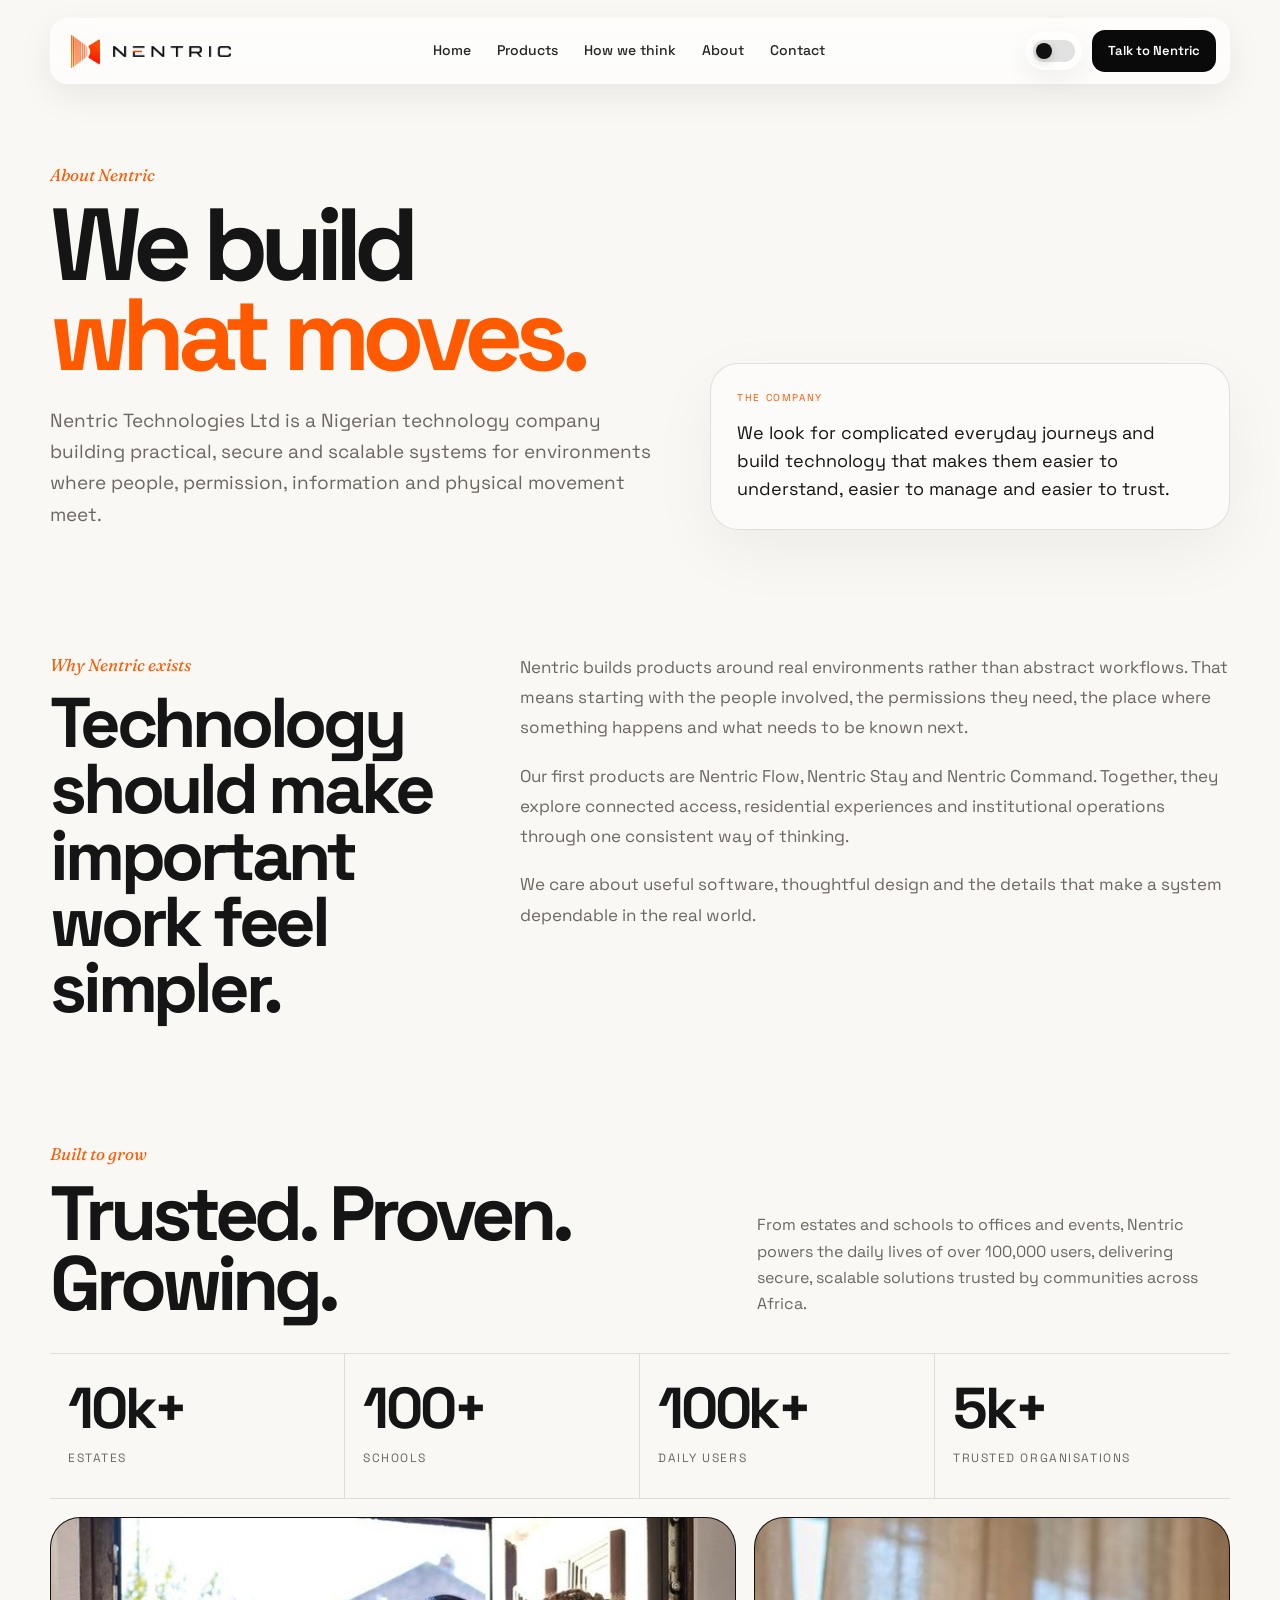
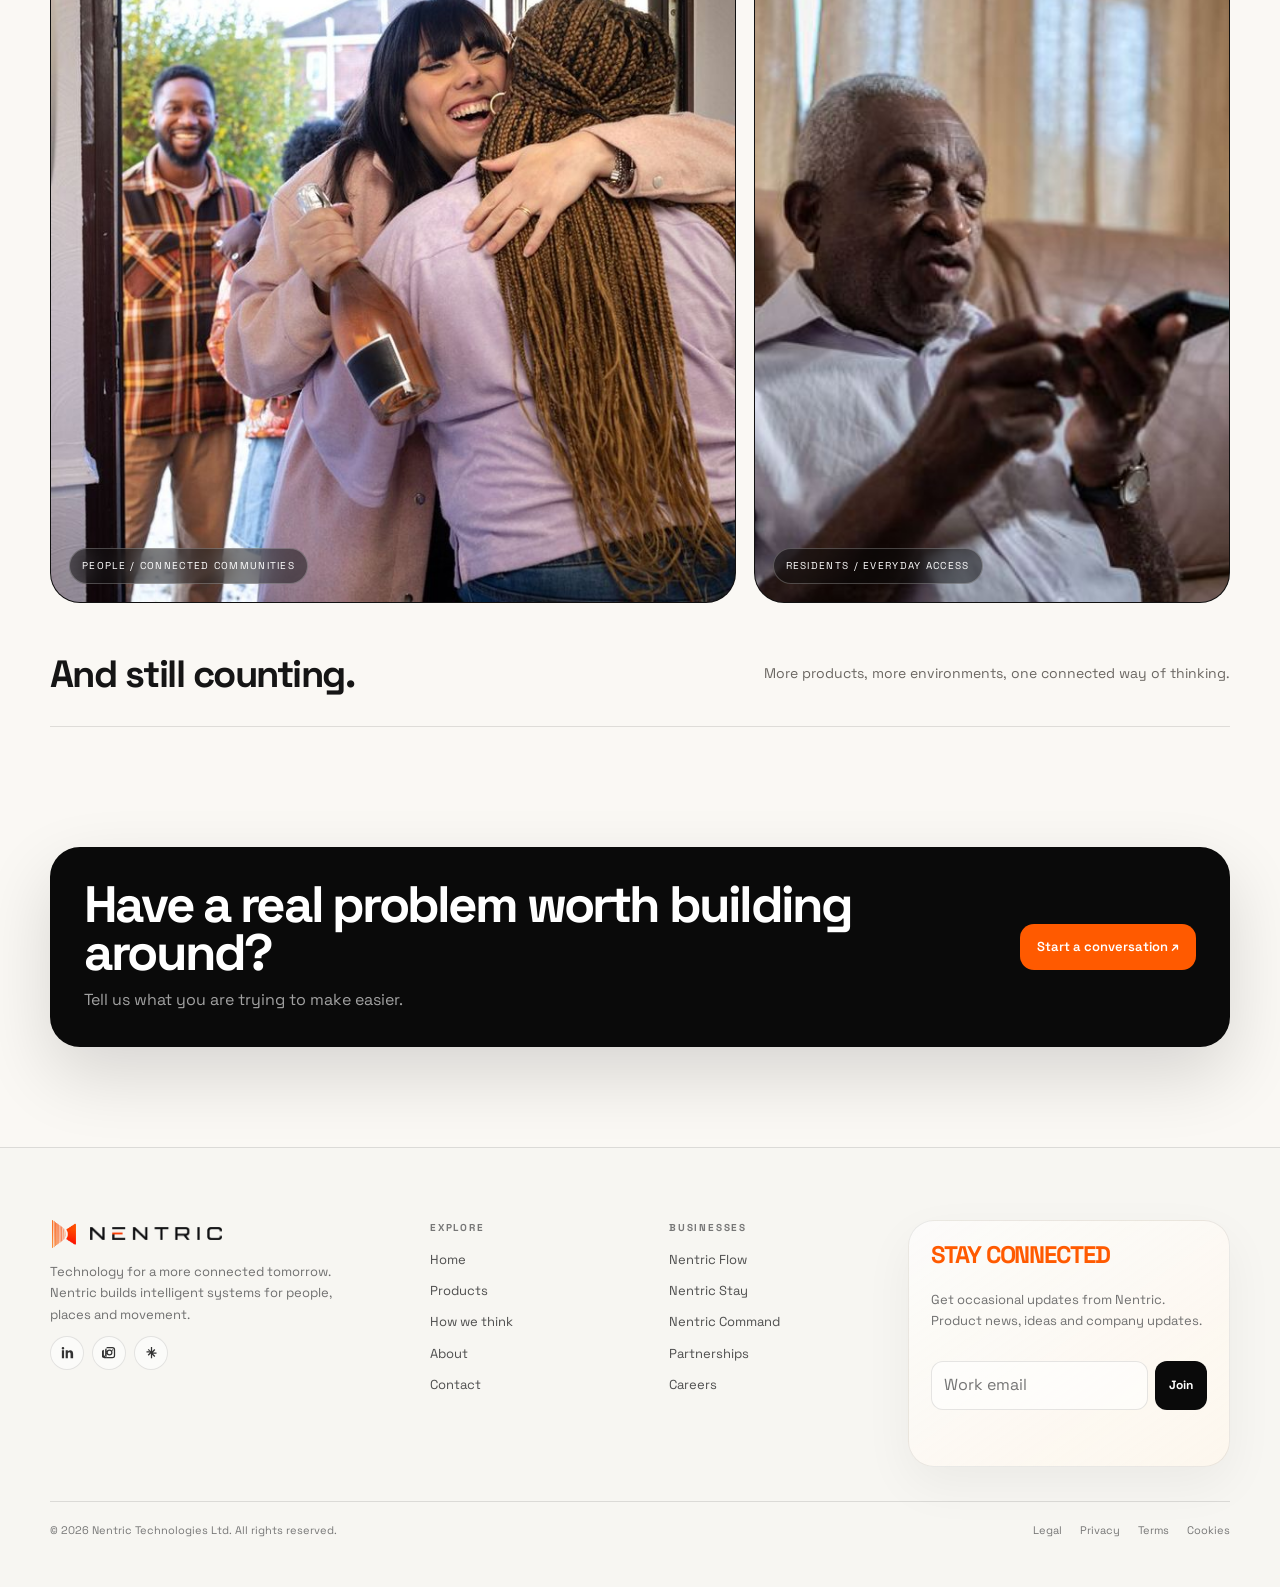
<file: about.html>
<!DOCTYPE html>
<html lang="en">
<head>
<meta charset="utf-8"/>
<meta content="width=device-width,initial-scale=1" name="viewport"/>
<meta content="#0A0A0A" name="theme-color"/>
<title>About Nentric | Nentric Technologies Ltd</title>
<link id="themeFavicon" rel="icon" type="image/png" sizes="64x64" href="assets/favicon-orange.png"/>
<link rel="apple-touch-icon" sizes="180x180" href="assets/apple-touch-icon.png"/>
<link href="https://fonts.googleapis.com" rel="preconnect"/>
<link crossorigin="" href="https://fonts.gstatic.com" rel="preconnect"/>
<link href="https://fonts.googleapis.com/css2?family=Space+Grotesk:wght@300;400;500;600;700&family=Fraunces:ital,wght@0,500;1,500;1,600&display=swap" rel="stylesheet"/>
<meta content="Learn about Nentric Technologies, a Nigerian technology company building practical systems for access, connected spaces and institutional operations." name="description"/>
<link href="assets/product-site.css" rel="stylesheet"/>
<style>
.about-page{padding-top:120px;overflow:hidden}.about-hero{padding:42px 0 88px}.about-hero-grid{display:grid;grid-template-columns:1.08fr .92fr;gap:50px;align-items:end}.about-hero h1{font-size:clamp(58px,8vw,116px);line-height:.88;letter-spacing:-.075em;margin:0 0 24px}.about-hero h1 span{display:block}.about-hero h1 .accent{color:var(--sunfire)}.about-lead{max-width:720px;color:var(--muted);font-size:19px;line-height:1.65;margin:0}.about-side{padding:26px;border:1px solid var(--line);border-radius:28px;background:rgba(255,255,255,.42);box-shadow:0 22px 65px rgba(0,0,0,.05);backdrop-filter:blur(18px);-webkit-backdrop-filter:blur(18px)}body.dark-theme .about-side{background:rgba(255,255,255,.045)}.about-side small{display:block;text-transform:uppercase;letter-spacing:.16em;font-size:10px;color:var(--sunfire);margin-bottom:14px}.about-side p{font-size:18px;line-height:1.55;margin:0}.about-copy{padding:34px 0 95px}.about-copy-grid{display:grid;grid-template-columns:.72fr 1.28fr;gap:70px}.about-copy h2{font-size:clamp(42px,5.5vw,76px);line-height:.94;letter-spacing:-.06em;margin:0}.about-copy p{color:var(--muted);font-size:17px;line-height:1.78;margin:0 0 18px}.about-proof{padding:25px 0 100px}.proof-heading{display:grid;grid-template-columns:1fr .72fr;gap:50px;align-items:end;margin-bottom:35px}.proof-heading h2{font-size:clamp(45px,6vw,80px);line-height:.9;letter-spacing:-.065em;margin:0}.proof-heading p{color:var(--muted);line-height:1.65;margin:0}.proof-grid{display:grid;grid-template-columns:repeat(4,1fr);border-top:1px solid var(--line);border-bottom:1px solid var(--line)}.proof-stat{padding:26px 18px 28px;border-right:1px solid var(--line)}.proof-stat:last-child{border-right:0}.proof-stat strong{display:block;font-size:clamp(36px,4.5vw,62px);letter-spacing:-.055em;line-height:1;margin-bottom:8px}.proof-stat span{font-size:12px;color:var(--muted);text-transform:uppercase;letter-spacing:.13em}.proof-images{display:grid;grid-template-columns:1.18fr .82fr;gap:18px;margin-top:18px}.proof-image{margin:0;border-radius:30px;overflow:hidden;position:relative;background:#111;min-height:390px;border:1px solid var(--line);opacity:0;transform:translateY(28px) scale(.985);transition:opacity .75s cubic-bezier(.16,1,.3,1),transform .75s cubic-bezier(.16,1,.3,1)}.proof-image.is-visible{opacity:1;transform:none}.proof-image:nth-child(2){transition-delay:.12s}.proof-image img{width:100%;height:100%;display:block;object-fit:cover}.proof-image figcaption{position:absolute;left:18px;bottom:18px;padding:9px 12px;border-radius:999px;background:rgba(10,10,10,.48);border:1px solid rgba(255,255,255,.24);color:#fff;font-size:10px;letter-spacing:.13em;text-transform:uppercase;backdrop-filter:blur(14px)}.proof-note{display:flex;align-items:center;justify-content:space-between;gap:30px;margin-top:20px;padding:22px 0;border-bottom:1px solid var(--line)}.proof-note strong{font-size:clamp(24px,3vw,38px);letter-spacing:-.04em}.proof-note span{color:var(--muted);font-size:14px}.about-cta{padding:20px 0 100px}.about-cta-card{display:flex;align-items:center;justify-content:space-between;gap:30px;padding:34px;border-radius:30px;background:var(--onyx);color:#fff;box-shadow:0 28px 70px rgba(0,0,0,.14)}.about-cta-card h2{font-size:clamp(35px,4vw,56px);letter-spacing:-.055em;line-height:.95;margin:0 0 10px}.about-cta-card p{color:rgba(255,255,255,.62);margin:0}.about-cta-card a{flex:0 0 auto;padding:13px 17px;border-radius:14px;background:var(--sunfire);color:#fff;font-weight:600;font-size:13px}.dark-theme .about-cta-card{background:#fff;color:#111}.dark-theme .about-cta-card p{color:rgba(17,17,17,.62)}
@media(max-width:850px){.about-hero-grid,.about-copy-grid,.proof-heading,.proof-images{grid-template-columns:1fr}.about-side{max-width:620px}.proof-grid{grid-template-columns:1fr 1fr}.proof-stat:nth-child(2){border-right:0}.proof-stat:nth-child(-n+2){border-bottom:1px solid var(--line)}.proof-image{min-height:300px}.about-cta-card{align-items:flex-start;flex-direction:column}}
@media(max-width:620px){.about-page{padding-top:105px}.about-hero{padding:25px 0 60px}.about-hero h1{font-size:clamp(55px,16vw,82px)}.about-lead{font-size:16px}.about-copy-grid{gap:35px}.about-copy{padding-bottom:65px}.about-proof{padding-bottom:65px}.proof-grid{grid-template-columns:1fr}.proof-stat,.proof-stat:nth-child(2){border-right:0;border-bottom:1px solid var(--line)}.proof-stat:last-child{border-bottom:0}.proof-image{min-height:250px;border-radius:24px}.proof-note{align-items:flex-start;flex-direction:column;gap:7px}.about-cta{padding-bottom:65px}.about-cta-card{padding:28px;border-radius:24px}}
@media(prefers-reduced-motion:reduce){.proof-image{transition:none!important;transform:none!important}}
</style>
<script>(function(){try{var d=localStorage.getItem('nentric-theme')==='dark';if(d)document.documentElement.classList.add('nentric-dark-preload');var f=document.getElementById('themeFavicon');if(f)f.href='assets/favicon-orange.png';}catch(e){}})();</script>
</head>
<body>
<header class="site-nav">
<a aria-label="Nentric Technologies home" class="brand-lockup" href="index.html"><img alt="Nentric logo mark" class="brand-mark" decoding="async" src="assets/nentric_mark.png"/><img alt="Nentric" class="brand-wordmark" data-brand-wordmark data-dark="assets/nentric_wordmark_dark.png" data-light="assets/nentric_wordmark.png" decoding="async" src="assets/nentric_wordmark.png"/></a>
<nav aria-label="Primary navigation" class="nav-links"><a href="index.html">Home</a><a href="products.html">Products</a><a href="index.html#thinking">How we think</a><a href="about.html">About</a><a href="contact.html">Contact</a></nav>
<div class="nav-actions"><button aria-label="Switch to dark theme" aria-pressed="false" class="theme-toggle" id="themeToggle" type="button"><span class="theme-track"><span class="theme-knob"></span></span></button><a class="nav-cta" href="contact.html">Talk to Nentric</a><button aria-expanded="false" aria-label="Open navigation" class="mobile-menu-toggle" id="mobileMenuToggle" type="button"><span></span><span></span><span></span></button></div>
</header>
<aside aria-hidden="true" aria-label="Mobile navigation" class="mobile-menu" id="mobileMenu"><div class="mobile-menu-top"><span>NENTRIC TECHNOLOGIES</span><button aria-label="Close navigation" class="mobile-menu-close" id="mobileMenuClose" type="button">×</button></div><a href="index.html">Home</a><a href="products.html">Products</a><a href="index.html#thinking">How we think</a><a href="about.html">About</a><a href="contact.html">Contact</a><div class="mobile-menu-product-links"><a href="flow.html">Nentric Flow</a><a href="stay.html">Nentric Stay</a><a href="command.html">Nentric Command</a></div></aside>
<main class="about-page">
<section class="about-hero"><div class="shell about-hero-grid"><div><span class="eyebrow">About Nentric</span><h1><span>We build</span><span class="accent">what moves.</span></h1><p class="about-lead">Nentric Technologies Ltd is a Nigerian technology company building practical, secure and scalable systems for environments where people, permission, information and physical movement meet.</p></div><aside class="about-side"><small>The company</small><p>We look for complicated everyday journeys and build technology that makes them easier to understand, easier to manage and easier to trust.</p></aside></div></section>
<section class="about-copy"><div class="shell about-copy-grid"><div><span class="eyebrow">Why Nentric exists</span><h2>Technology should make important work feel simpler.</h2></div><div><p>Nentric builds products around real environments rather than abstract workflows. That means starting with the people involved, the permissions they need, the place where something happens and what needs to be known next.</p><p>Our first products are Nentric Flow, Nentric Stay and Nentric Command. Together, they explore connected access, residential experiences and institutional operations through one consistent way of thinking.</p><p>We care about useful software, thoughtful design and the details that make a system dependable in the real world.</p></div></div></section>
<section class="about-proof"><div class="shell"><div class="proof-heading"><div><span class="eyebrow">Built to grow</span><h2>Trusted. Proven. Growing.</h2></div><p>From estates and schools to offices and events, Nentric powers the daily lives of over 100,000 users, delivering secure, scalable solutions trusted by communities across Africa.</p></div><div class="proof-grid"><div class="proof-stat"><strong>10k+</strong><span>Estates</span></div><div class="proof-stat"><strong>100+</strong><span>Schools</span></div><div class="proof-stat"><strong>100k+</strong><span>Daily users</span></div><div class="proof-stat"><strong>5k+</strong><span>Trusted organisations</span></div></div><div class="proof-images"><figure class="proof-image"><img alt="People arriving and connecting in a residential environment" decoding="async" src="assets/about/community-welcome.jpeg"/><figcaption>People / Connected communities</figcaption></figure><figure class="proof-image"><img alt="Resident using a mobile phone at home" decoding="async" src="assets/about/resident-mobile.jpeg"/><figcaption>Residents / Everyday access</figcaption></figure></div><div class="proof-note"><strong>And still counting.</strong><span>More products, more environments, one connected way of thinking.</span></div></div></section>
<section class="about-cta"><div class="shell"><div class="about-cta-card"><div><h2>Have a real problem worth building around?</h2><p>Tell us what you are trying to make easier.</p></div><a href="contact.html">Start a conversation ↗</a></div></div></section>
</main>
<footer><div class="shell"><div class="footer-grid"><div class="footer-about"><div class="footer-brand-row"><img alt="Nentric logo mark" class="brand-mark" decoding="async" src="assets/nentric_mark.png"/><img alt="Nentric" class="brand-wordmark" decoding="async" src="assets/nentric_wordmark.png"/></div><p>Technology for a more connected tomorrow. Nentric builds intelligent systems for people, places and movement.</p><div aria-label="Social media" class="footer-socials"><a aria-label="LinkedIn" href="https://www.linkedin.com/company/nentric-tech" rel="noopener noreferrer" target="_blank"><svg viewbox="0 0 24 24"><path d="M6.5 8.5H3V21h3.5V8.5ZM4.75 3A2.05 2.05 0 1 0 4.75 7.1 2.05 2.05 0 0 0 4.75 3ZM21 13.85c0-3.8-2.03-5.57-4.74-5.57-2.18 0-3.15 1.2-3.69 2.04v-1.82H9.08V21h3.49v-6.19c0-1.63.31-3.2 2.32-3.2 1.97 0 1.99 1.85 1.99 3.3V21H21v-7.15Z"></path></svg></a><a aria-label="Instagram" href="https://www.instagram.com/techbynentric" rel="noopener noreferrer" target="_blank"><svg viewbox="0 0 24 24"><path d="M7.4 3h9.2A4.4 4.4 0 0 1 21 7.4v9.2a4.4 4.4 0 0 1-4.4 4.4H7.4A4.4 4.4 0 0 1 3 7.4V16.6A4.4 4.4 0 0 1 7.4 21ZM7.4 5A2.4 2.4 0 0 0 5 7.4v9.2A2.4 2.4 0 0 0 7.4 19h9.2a2.4 2.4 0 0 0 2.4-2.4V7.4A2.4 2.4 0 0 0 16.6 5H7.4Zm4.6 2.2A4.8 4.8 0 1 1 7.2 12 4.8 4.8 0 0 1 12 7.2Zm0 2A2.8 2.8 0 1 0 14.8 12 2.8 2.8 0 0 0 12 9.2Zm5-2.25a1.1 1.1 0 1 1-1.1 1.1 1.1 0 0 1-1.1-1.1 1.1 1.1 0 0 1 1.1-1.1Z"></path></svg></a><a aria-label="Linktree" href="https://linktr.ee/nentric" rel="noopener noreferrer" target="_blank"><svg viewbox="0 0 24 24"><path d="M11 3h2v7.17l3.6-3.6 1.41 1.42L14.41 12H20v2h-5.59l3.6 3.6-1.41 1.41-3.6-3.6V21h-2v-7.59l-3.6 3.6-1.41-1.41 3.6-3.6H4v-2h5.59L6 7.99 7.41 6.57 11 10.17V3Z"></path></svg></a></div></div><div class="footer-column"><div class="footer-kicker">Explore</div><a href="index.html">Home</a><a href="products.html">Products</a><a href="index.html#thinking">How we think</a><a href="about.html">About</a><a href="contact.html">Contact</a></div><div class="footer-column"><div class="footer-kicker">Businesses</div><a href="flow.html">Nentric Flow</a><a href="stay.html">Nentric Stay</a><a href="command.html">Nentric Command</a><a href="contact.html">Partnerships</a><a href="contact.html">Careers</a></div><div class="footer-column"><div class="footer-kicker newsletter-title" style="font-size:24px!important;line-height:1.02!important;letter-spacing:-.045em!important;color:var(--sunfire)!important;margin-bottom:12px!important">Stay connected</div><p class="newsletter-copy">Get occasional updates from Nentric. Product news, ideas and company updates.</p><form class="newsletter-form" data-newsletter=""><input aria-label="Work email" name="newsletterEmail" placeholder="Work email" required="" type="email"/><button type="submit">Join</button></form><div aria-live="polite" class="newsletter-success"></div></div></div><div class="footer-bottom"><small>© 2026 Nentric Technologies Ltd. All rights reserved.</small><div class="footer-legal"><a href="legal.html">Legal</a><a href="privacy.html">Privacy</a><a href="terms.html">Terms</a><a href="cookies.html">Cookies</a></div></div></div></footer>
<script defer src="assets/product-site.js"></script>
<script>
(function(){
  var imgs=document.querySelectorAll('.proof-image');
  if('IntersectionObserver' in window){
    var io=new IntersectionObserver(function(entries){entries.forEach(function(entry){if(entry.isIntersecting){entry.target.classList.add('is-visible');io.unobserve(entry.target)}})},{threshold:.18});
    imgs.forEach(function(img){io.observe(img)})
  }else{imgs.forEach(function(img){img.classList.add('is-visible')})}
})();
</script>
</body>
</html>
</file>
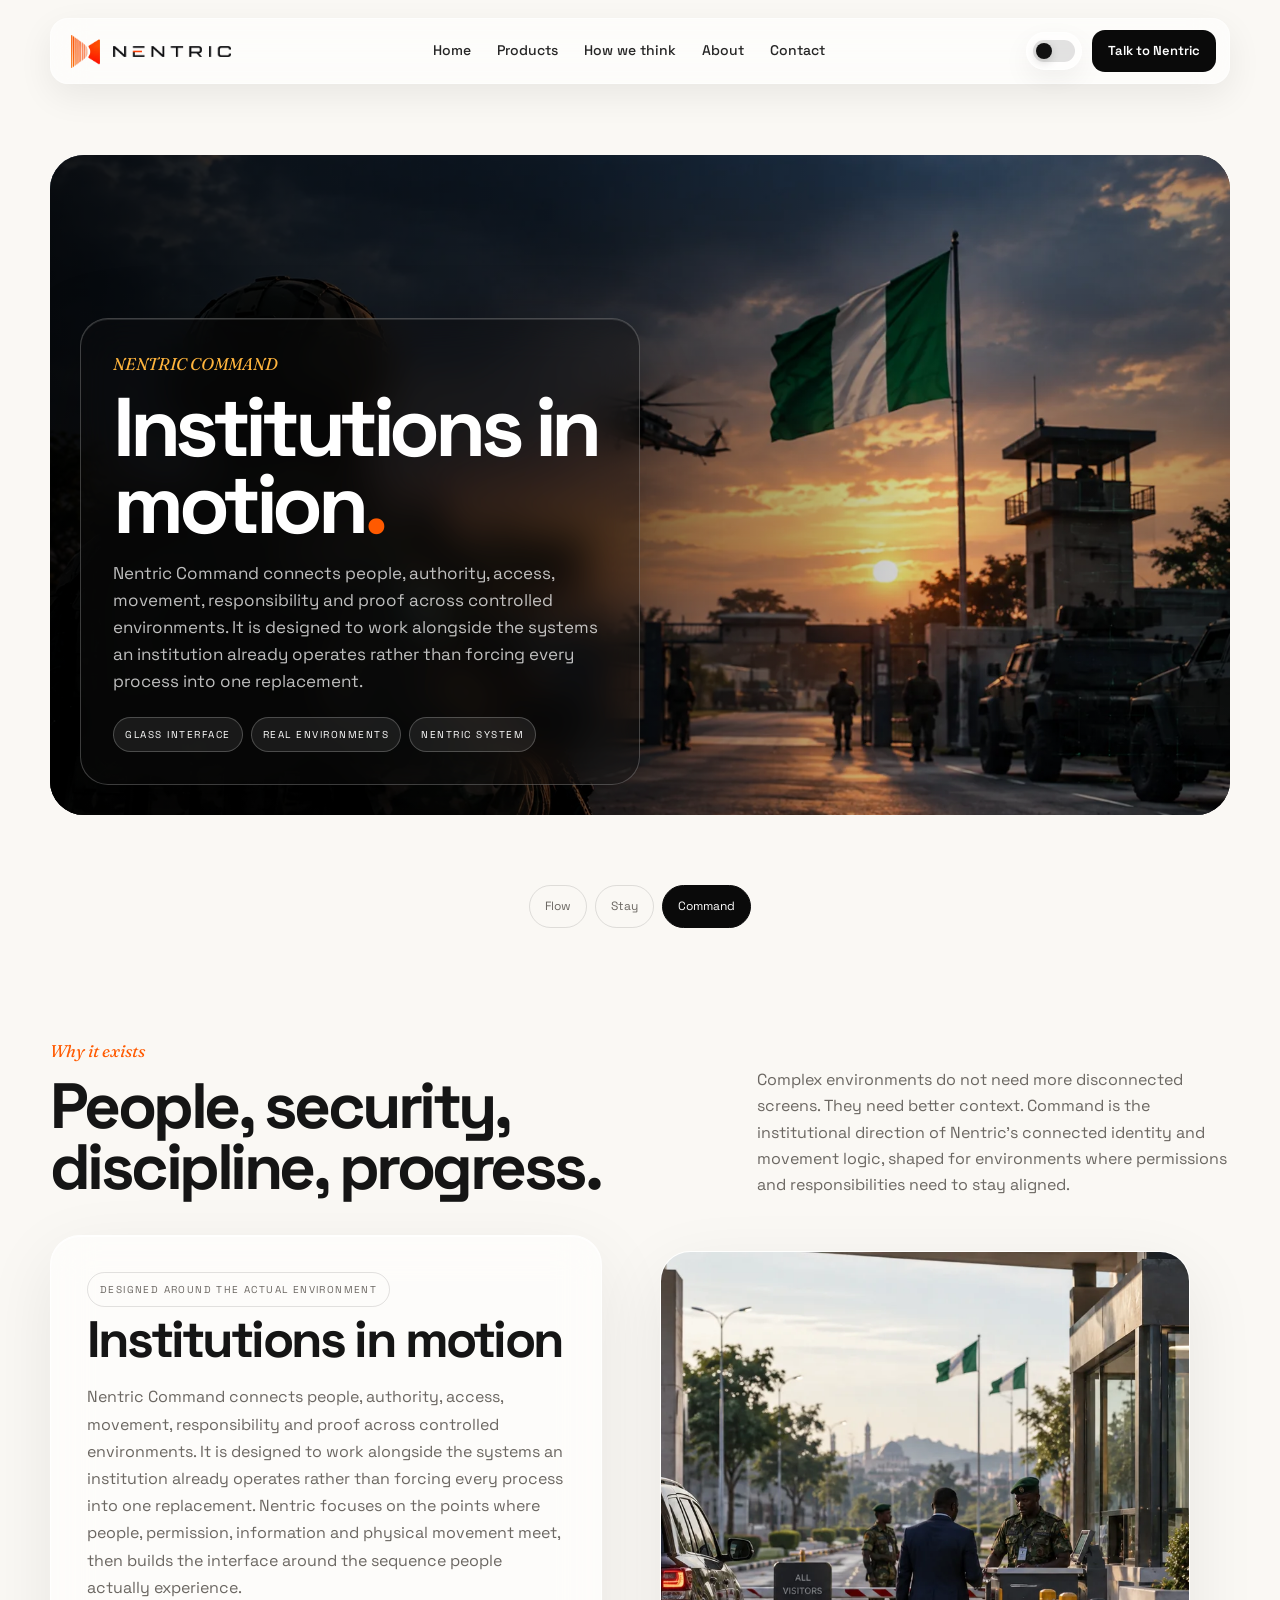
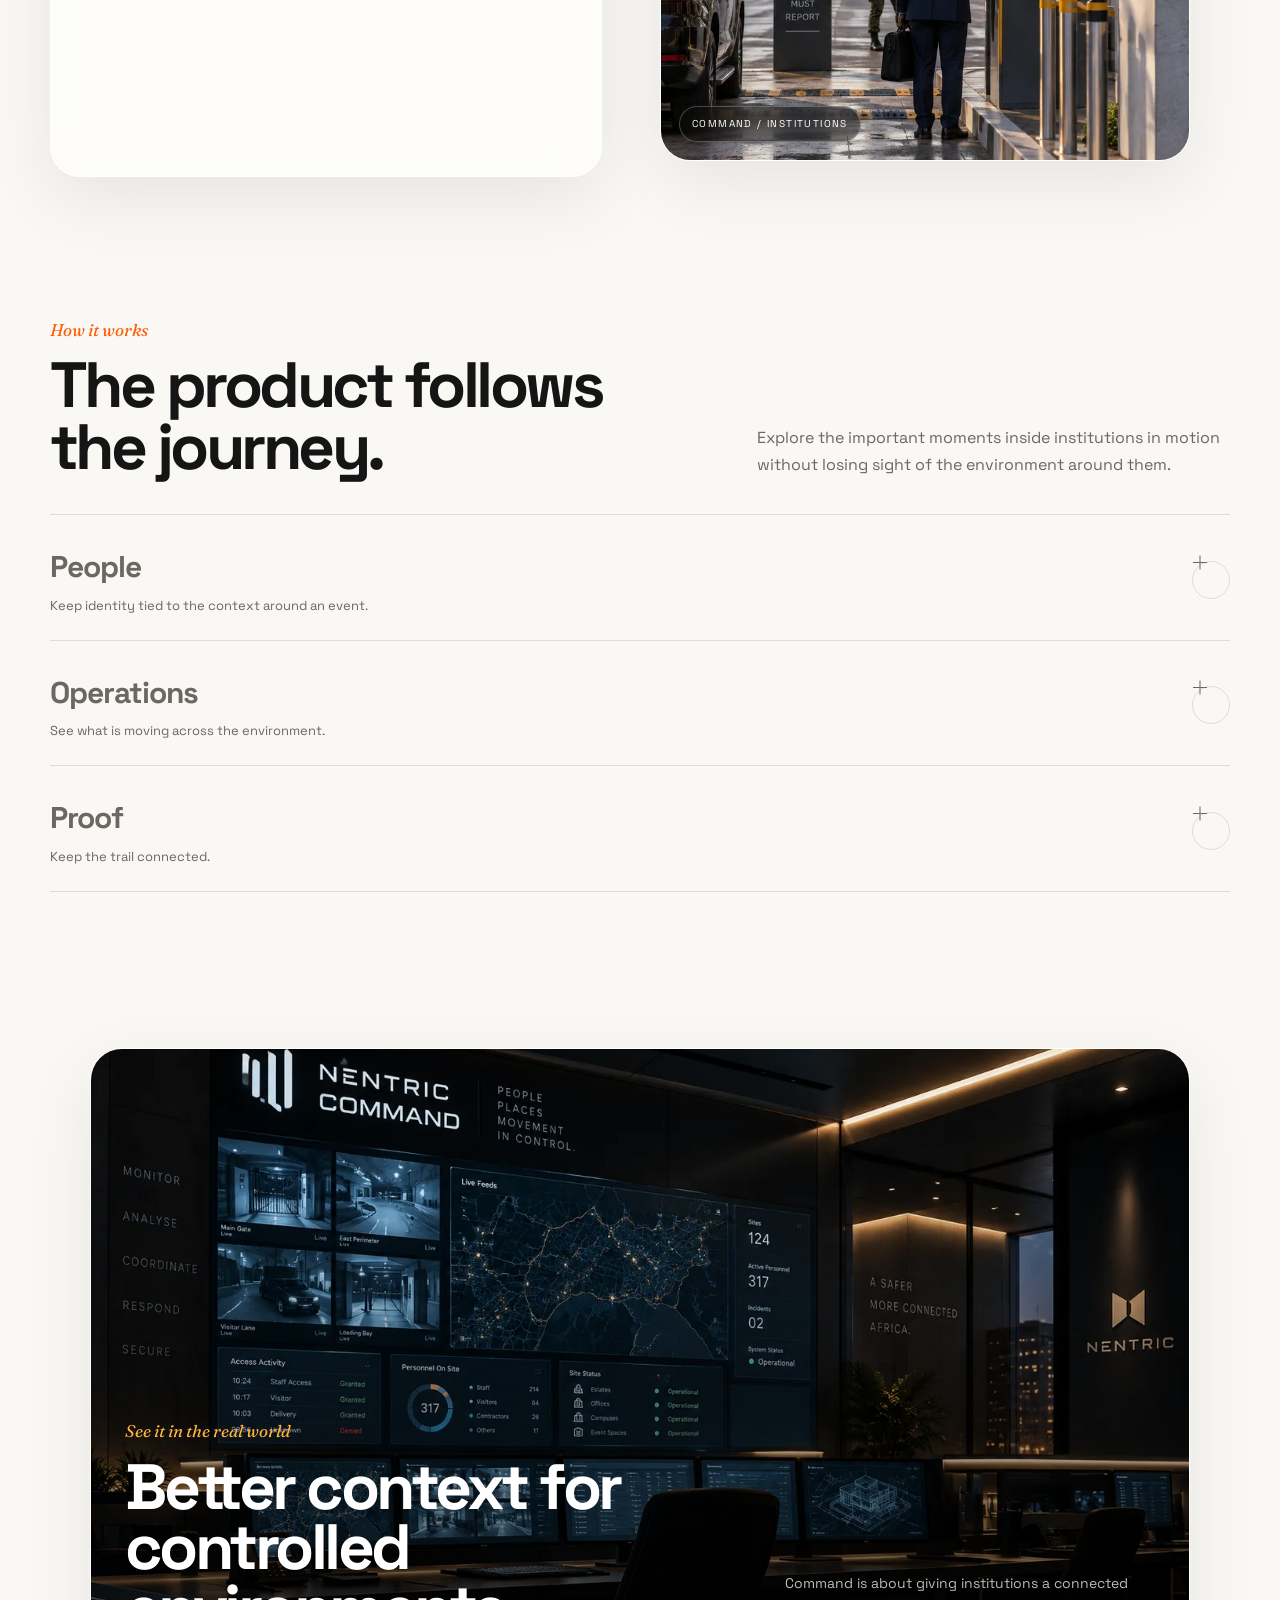
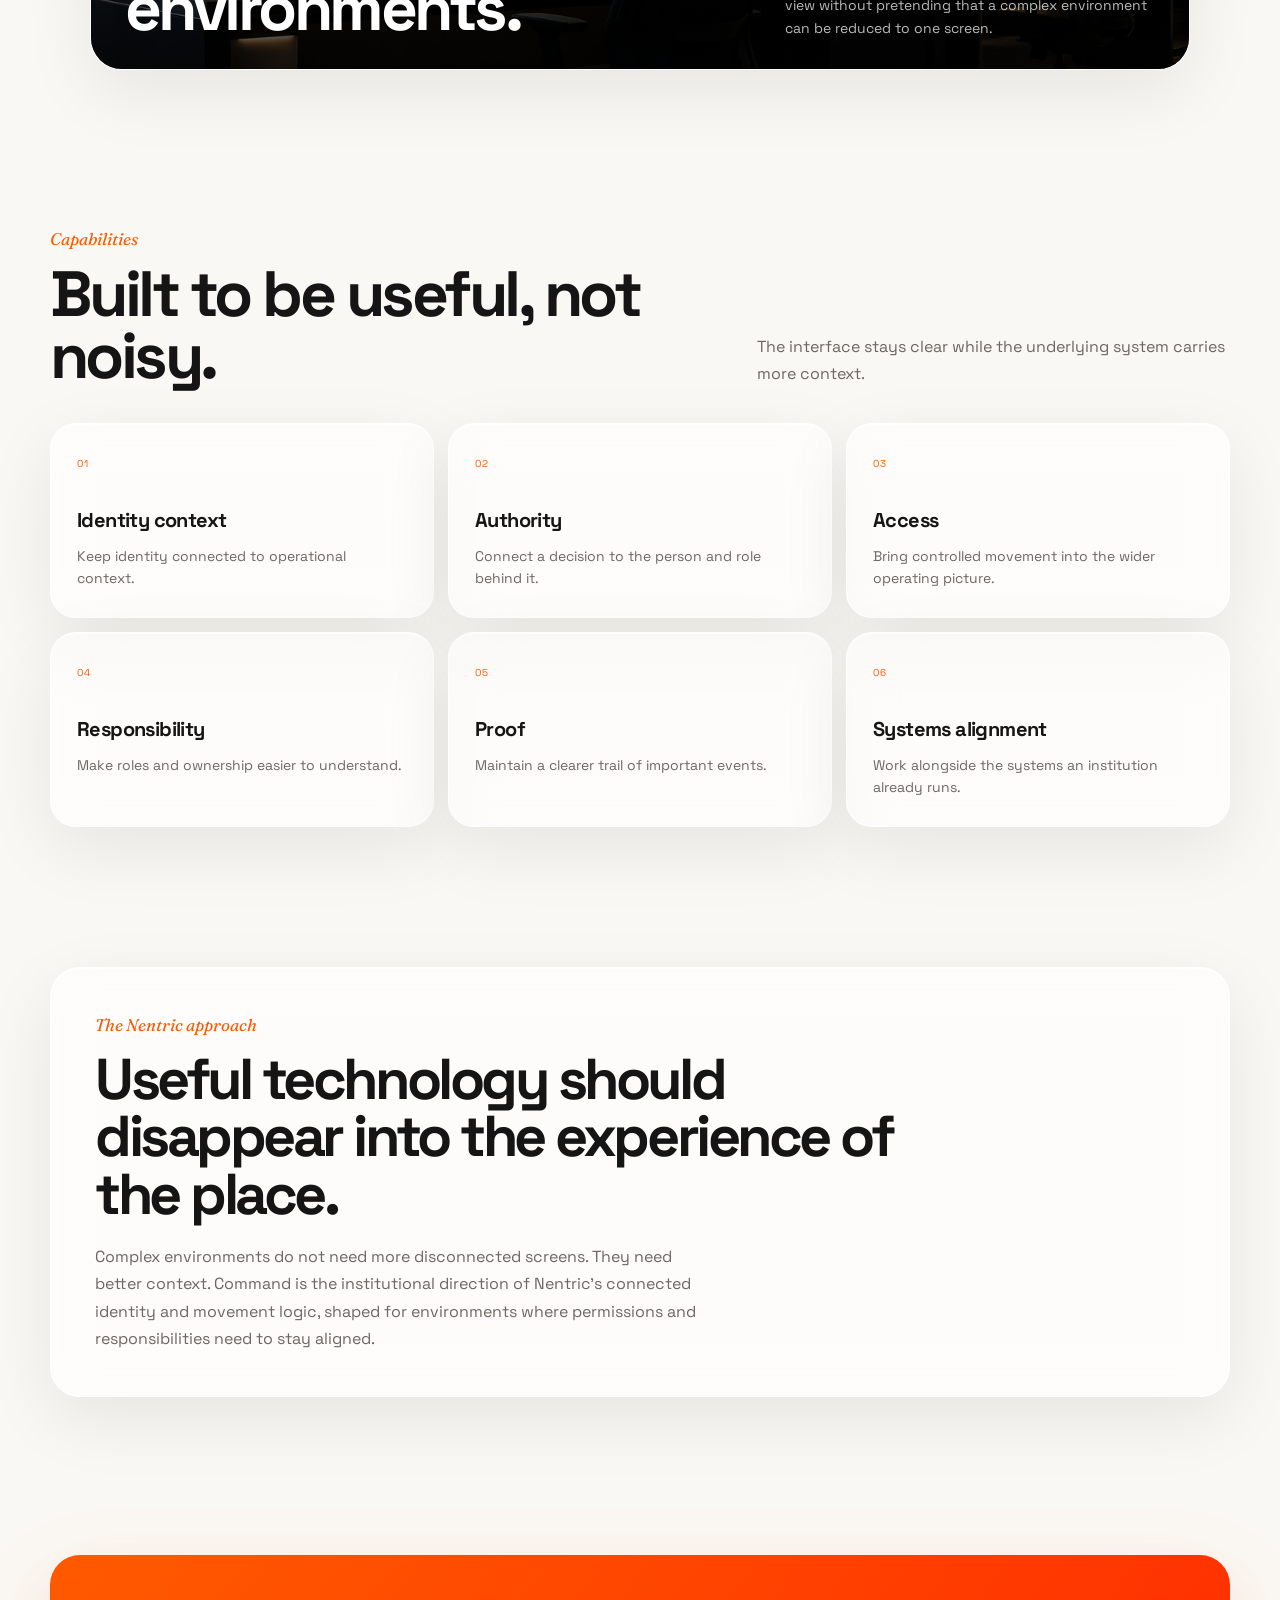
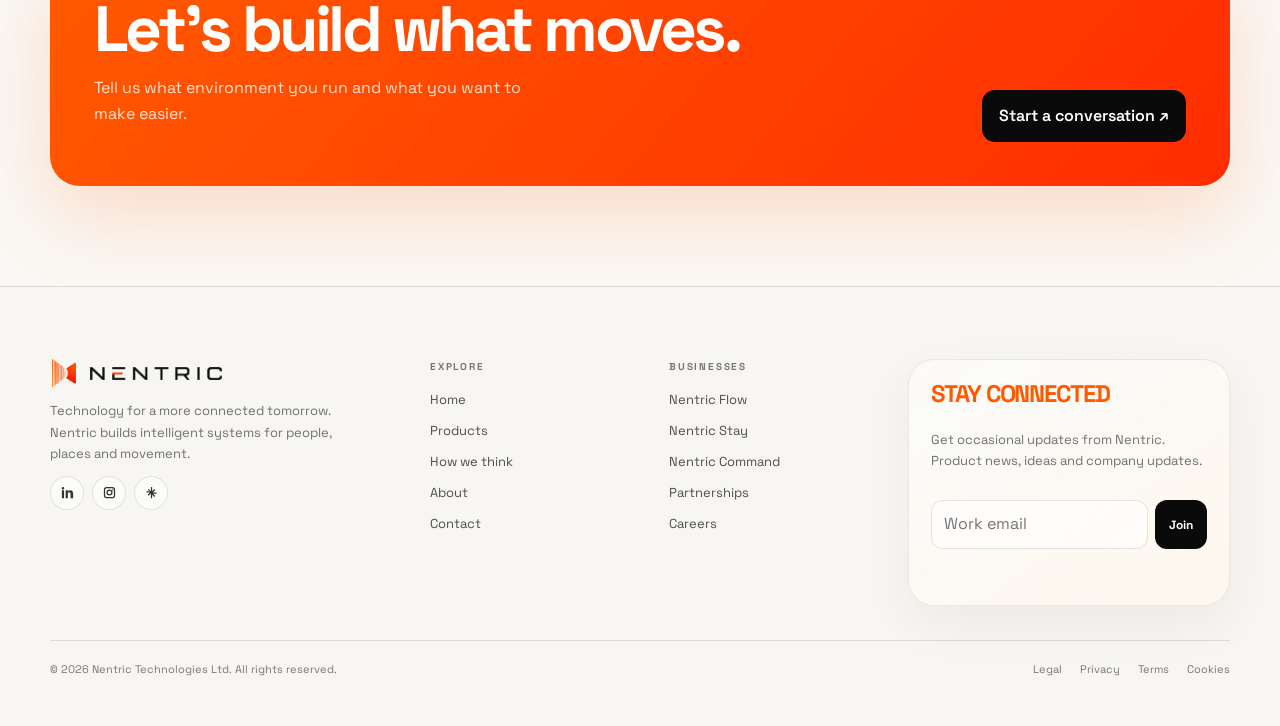
<file: command.html>
<!DOCTYPE html>

<html lang="en"><head><meta charset="utf-8"/><meta content="width=device-width,initial-scale=1" name="viewport"/><meta content="#0A0A0A" name="theme-color"/><title>Nentric Institutions in motion | Nentric Technologies Ltd</title>
<link id="themeFavicon" rel="icon" type="image/png" sizes="64x64" href="assets/favicon-orange.png"/>
<link rel="apple-touch-icon" sizes="180x180" href="assets/apple-touch-icon.png"/>
<link href="https://fonts.googleapis.com" rel="preconnect"/>
<link crossorigin="" href="https://fonts.gstatic.com" rel="preconnect"/>
<link href="https://fonts.googleapis.com/css2?family=Space+Grotesk:wght@300;400;500;600;700&amp;family=Fraunces:ital,wght@0,500;1,500;1,600&amp;display=swap" rel="stylesheet"/>
<link as="image" fetchpriority="high" href="assets/home-local/img-281bcea047.webp" rel="preload"/>
<meta content="Nentric Technologies builds practical systems for access, connected spaces and institutional operations." name="description"/><link href="assets/product-site.css" rel="stylesheet"/><script>(function(){try{var d=localStorage.getItem('nentric-theme')==='dark';if(d)document.documentElement.classList.add('nentric-dark-preload');var f=document.getElementById('themeFavicon');if(f)f.href='assets/favicon-orange.png';}catch(e){}})();</script><style>html.nentric-dark-preload body{background:#080909!important;color:#f7f5f0!important}html.nentric-dark-preload .site-nav{background:rgba(18,18,18,.62)!important;border-color:rgba(255,255,255,.13)!important}html.nentric-dark-preload .nav-links a{color:#eee!important}html.nentric-dark-preload .nav-cta{background:#fff!important;color:#111!important}html.nentric-dark-preload .brand-wordmark{content:url(assets/nentric_wordmark_dark.png)!important}</style></head><body>
<header class="site-nav">
<a aria-label="Nentric Technologies home" class="brand-lockup" href="index.html">
<img alt="Nentric logo mark" class="brand-mark" decoding="async" fetchpriority="high" src="assets/nentric_mark.png"/>
<img alt="Nentric" class="brand-wordmark" data-brand-wordmark="" data-dark="assets/nentric_wordmark_dark.png" data-light="assets/nentric_wordmark.png" decoding="async" src="assets/nentric_wordmark.png"/>
</a>
<nav aria-label="Primary navigation" class="nav-links">
<a href="index.html">Home</a>
<a href="products.html">Products</a>
<a href="index.html#thinking">How we think</a>
<a href="about.html">About</a>
<a href="contact.html">Contact</a>
</nav>
<div class="nav-actions">
<button aria-label="Switch to dark theme" aria-pressed="false" class="theme-toggle" id="themeToggle" type="button">
<span class="theme-track"><span class="theme-knob"></span></span>
</button>
<a class="nav-cta" href="contact.html">Talk to Nentric</a>
<button aria-expanded="false" aria-label="Open navigation" class="mobile-menu-toggle" id="mobileMenuToggle" type="button"><span></span><span></span><span></span></button>
</div>
</header>
<aside aria-hidden="true" aria-label="Mobile navigation" class="mobile-menu" id="mobileMenu">
<div class="mobile-menu-top"><span>NENTRIC TECHNOLOGIES</span><button aria-label="Close navigation" class="mobile-menu-close" id="mobileMenuClose" type="button">×</button></div>
<a href="index.html">Home</a><a href="products.html">Products</a><a href="index.html#thinking">How we think</a><a href="about.html">About</a><a href="contact.html">Contact</a>
<div class="mobile-menu-product-links"><a href="flow.html">Nentric Flow</a><a href="stay.html">Nentric Stay</a><a href="command.html">Nentric Command</a></div>
</aside>
<main class="product-page">
<section class="hero-wrap"><div class="shell"><div class="hero-frame"><img alt="Command / Institutions" decoding="async" loading="lazy" src="assets/home-local/img-281bcea047.webp"/><div class="hero-panel" data-reveal=""><span class="eyebrow">NENTRIC COMMAND</span><h1>Institutions in motion<span style="color:var(--sunfire)">.</span></h1><p>Nentric Command connects people, authority, access, movement, responsibility and proof across controlled environments. It is designed to work alongside the systems an institution already operates rather than forcing every process into one replacement.</p><div class="hero-tags"><span class="hero-tag">Glass interface</span><span class="hero-tag">Real environments</span><span class="hero-tag">Nentric system</span></div></div></div></div></section>
<div aria-label="Nentric products" class="product-switcher shell"><a class="" href="flow.html">Flow</a><a class="" href="stay.html">Stay</a><a class="active" href="command.html">Command</a></div>
<section class="section"><div class="shell"><div class="section-head" data-reveal=""><div><span class="eyebrow">Why it exists</span><h2>People, security, discipline, progress.</h2></div><p>Complex environments do not need more disconnected screens. They need better context. Command is the institutional direction of Nentric’s connected identity and movement logic, shaped for environments where permissions and responsibilities need to stay aligned.</p></div><div class="story"><article class="story-copy glass" data-reveal=""><span class="story-note">Designed around the actual environment</span><h3>Institutions in motion</h3><p>Nentric Command connects people, authority, access, movement, responsibility and proof across controlled environments. It is designed to work alongside the systems an institution already operates rather than forcing every process into one replacement. Nentric focuses on the points where people, permission, information and physical movement meet, then builds the interface around the sequence people actually experience.</p></article><figure class="story-media glass" data-reveal=""><img alt="Nentric command system in practice" decoding="async" loading="lazy" src="assets/command-institutions-access.png"/><figcaption class="image-caption">Command / Institutions</figcaption></figure></div></div></section>
<section class="section"><div class="shell"><div class="section-head" data-reveal=""><div><span class="eyebrow">How it works</span><h2>The product follows the journey.</h2></div><p>Explore the important moments inside institutions in motion without losing sight of the environment around them.</p></div><div class="accordion"><article class="acc-item" data-reveal=""><button class="acc-button" type="button"><span><strong>People</strong><span>Keep identity tied to the context around an event.</span></span><span aria-hidden="true" class="acc-plus"></span></button><div class="acc-body"><div class="acc-inner"><div class="acc-copy"><h3>Keep identity tied to the context around an event.</h3><p>Command makes the people, roles and responsibilities around an operational event easier to understand.</p><div class="acc-list"><div><b>Who it helps</b><span>The people and teams around the environment.</span></div><div><b>Why it matters</b><span>Less uncertainty at the point where the real world changes state.</span></div></div></div><div class="acc-image"><img alt="Nentric Institutions in motion people" decoding="async" loading="lazy" src="assets/command-gate.webp"/></div></div></div></article><article class="acc-item" data-reveal=""><button class="acc-button" type="button"><span><strong>Operations</strong><span>See what is moving across the environment.</span></span><span aria-hidden="true" class="acc-plus"></span></button><div class="acc-body"><div class="acc-inner"><div class="acc-copy"><h3>See what is moving across the environment.</h3><p>Access, movement and operating context can sit closer together so teams have a clearer picture of what is happening.</p><div class="acc-list"><div><b>Who it helps</b><span>The people and teams around the environment.</span></div><div><b>Why it matters</b><span>Less uncertainty at the point where the real world changes state.</span></div></div></div><div class="acc-image"><img alt="Nentric Institutions in motion operations" decoding="async" loading="lazy" src="assets/command-center.webp"/></div></div></div></article><article class="acc-item" data-reveal=""><button class="acc-button" type="button"><span><strong>Proof</strong><span>Keep the trail connected.</span></span><span aria-hidden="true" class="acc-plus"></span></button><div class="acc-body"><div class="acc-inner"><div class="acc-copy"><h3>Keep the trail connected.</h3><p>Important actions can stay tied to the people, decisions and movement behind them so the history is easier to reconstruct.</p><div class="acc-list"><div><b>Who it helps</b><span>The people and teams around the environment.</span></div><div><b>Why it matters</b><span>Less uncertainty at the point where the real world changes state.</span></div></div></div><div class="acc-image"><img alt="Nentric Institutions in motion proof" decoding="async" loading="lazy" src="assets/command-gate.webp"/></div></div></div></article></div></div></section>
<section class="section"><div class="shell"><figure class="real-world glass" data-reveal=""><img alt="Nentric command in the real world" decoding="async" loading="lazy" src="assets/command-center.webp"/><div class="real-world-copy"><div><span class="eyebrow" style="color:var(--amber)">See it in the real world</span><h2>Better context for controlled environments.</h2></div><p>Command is about giving institutions a connected view without pretending that a complex environment can be reduced to one screen.</p></div></figure></div></section>
<section class="section"><div class="shell"><div class="section-head" data-reveal=""><div><span class="eyebrow">Capabilities</span><h2>Built to be useful, not noisy.</h2></div><p>The interface stays clear while the underlying system carries more context.</p></div><div class="cap-grid"><article class="cap glass" data-reveal=""><small>01</small><h3>Identity context</h3><p>Keep identity connected to operational context.</p></article><article class="cap glass" data-reveal=""><small>02</small><h3>Authority</h3><p>Connect a decision to the person and role behind it.</p></article><article class="cap glass" data-reveal=""><small>03</small><h3>Access</h3><p>Bring controlled movement into the wider operating picture.</p></article><article class="cap glass" data-reveal=""><small>04</small><h3>Responsibility</h3><p>Make roles and ownership easier to understand.</p></article><article class="cap glass" data-reveal=""><small>05</small><h3>Proof</h3><p>Maintain a clearer trail of important events.</p></article><article class="cap glass" data-reveal=""><small>06</small><h3>Systems alignment</h3><p>Work alongside the systems an institution already runs.</p></article></div></div></section>
<section class="section"><div class="shell"><div class="quote glass" data-reveal=""><span class="eyebrow">The Nentric approach</span><h2>Useful technology should disappear into the experience of the place.</h2><p>Complex environments do not need more disconnected screens. They need better context. Command is the institutional direction of Nentric’s connected identity and movement logic, shaped for environments where permissions and responsibilities need to stay aligned.</p></div></div></section>
<section class="section"><div class="shell"><div class="page-cta" data-reveal=""><div><h2>Let’s build what moves.</h2><p>Tell us what environment you run and what you want to make easier.</p></div><a href="contact.html">Start a conversation ↗</a></div></div></section>
</main>
<footer>
<div class="shell">
<div class="footer-grid">
<div class="footer-about">
<div class="footer-brand-row"><img alt="Nentric logo mark" class="brand-mark" decoding="async" src="assets/nentric_mark.png"/><img alt="Nentric" class="brand-wordmark" decoding="async" src="assets/nentric_wordmark.png"/></div>
<p>Technology for a more connected tomorrow. Nentric builds intelligent systems for people, places and movement.</p>
<div aria-label="Social media" class="footer-socials">
<a aria-label="LinkedIn" href="https://www.linkedin.com/company/nentric-tech" rel="noopener noreferrer" target="_blank"><svg viewbox="0 0 24 24"><path d="M6.5 8.5H3V21h3.5V8.5ZM4.75 3A2.05 2.05 0 1 0 4.75 7.1 2.05 2.05 0 0 0 4.75 3ZM21 13.85c0-3.8-2.03-5.57-4.74-5.57-2.18 0-3.15 1.2-3.69 2.04v-1.82H9.08V21h3.49v-6.19c0-1.63.31-3.2 2.32-3.2 1.97 0 1.99 1.85 1.99 3.3V21H21v-7.15Z"></path></svg></a>
<a aria-label="Instagram" href="https://www.instagram.com/techbynentric" rel="noopener noreferrer" target="_blank"><svg viewbox="0 0 24 24"><path d="M7.4 3h9.2A4.4 4.4 0 0 1 21 7.4v9.2a4.4 4.4 0 0 1-4.4 4.4H7.4A4.4 4.4 0 0 1 3 16.6V7.4A4.4 4.4 0 0 1 7.4 3Zm0 2A2.4 2.4 0 0 0 5 7.4v9.2A2.4 2.4 0 0 0 7.4 19h9.2a2.4 2.4 0 0 0 2.4-2.4V7.4A2.4 2.4 0 0 0 16.6 5H7.4Zm4.6 2.2A4.8 4.8 0 1 1 7.2 12 4.8 4.8 0 0 1 12 7.2Zm0 2A2.8 2.8 0 1 0 14.8 12 2.8 2.8 0 0 0 12 9.2Zm5-2.25a1.1 1.1 0 1 1-1.1 1.1 1.1 0 0 1-1.1-1.1 1.1 1.1 0 0 1 1.1-1.1Z"></path></svg></a>
<a aria-label="Linktree" href="https://linktr.ee/nentric" rel="noopener noreferrer" target="_blank"><svg viewbox="0 0 24 24"><path d="M11 3h2v7.17l3.6-3.6 1.41 1.42L14.41 12H20v2h-5.59l3.6 3.6-1.41 1.41-3.6-3.6V21h-2v-7.59l-3.6 3.6-1.41-1.41 3.6-3.6H4v-2h5.59L6 7.99 7.41 6.57 11 10.17V3Z"></path></svg></a>
</div>
</div>
<div class="footer-column"><div class="footer-kicker">Explore</div><a href="index.html">Home</a><a href="products.html">Products</a><a href="index.html#thinking">How we think</a><a href="about.html">About</a><a href="contact.html">Contact</a></div>
<div class="footer-column"><div class="footer-kicker">Businesses</div><a href="flow.html">Nentric Flow</a><a href="stay.html">Nentric Stay</a><a href="command.html">Nentric Command</a><a href="contact.html">Partnerships</a><a href="contact.html">Careers</a></div>
<div class="footer-column"><div class="footer-kicker newsletter-title" style="font-size:24px!important;line-height:1.02!important;letter-spacing:-.045em!important;color:var(--sunfire)!important;margin-bottom:12px!important">Stay connected</div><p class="newsletter-copy">Get occasional updates from Nentric. Product news, ideas and company updates.</p><form class="newsletter-form" data-newsletter=""><input aria-label="Work email" name="newsletterEmail" placeholder="Work email" required="" type="email"/><button type="submit">Join</button></form><div aria-live="polite" class="newsletter-success"></div></div>
</div>
<div class="footer-bottom"><small>© 2026 Nentric Technologies Ltd. All rights reserved.</small><div class="footer-legal"><a href="legal.html">Legal</a><a href="privacy.html">Privacy</a><a href="terms.html">Terms</a><a href="cookies.html">Cookies</a></div></div>
</div>
</footer>
<script defer="" src="assets/product-site.js"></script></body></html>
</file>
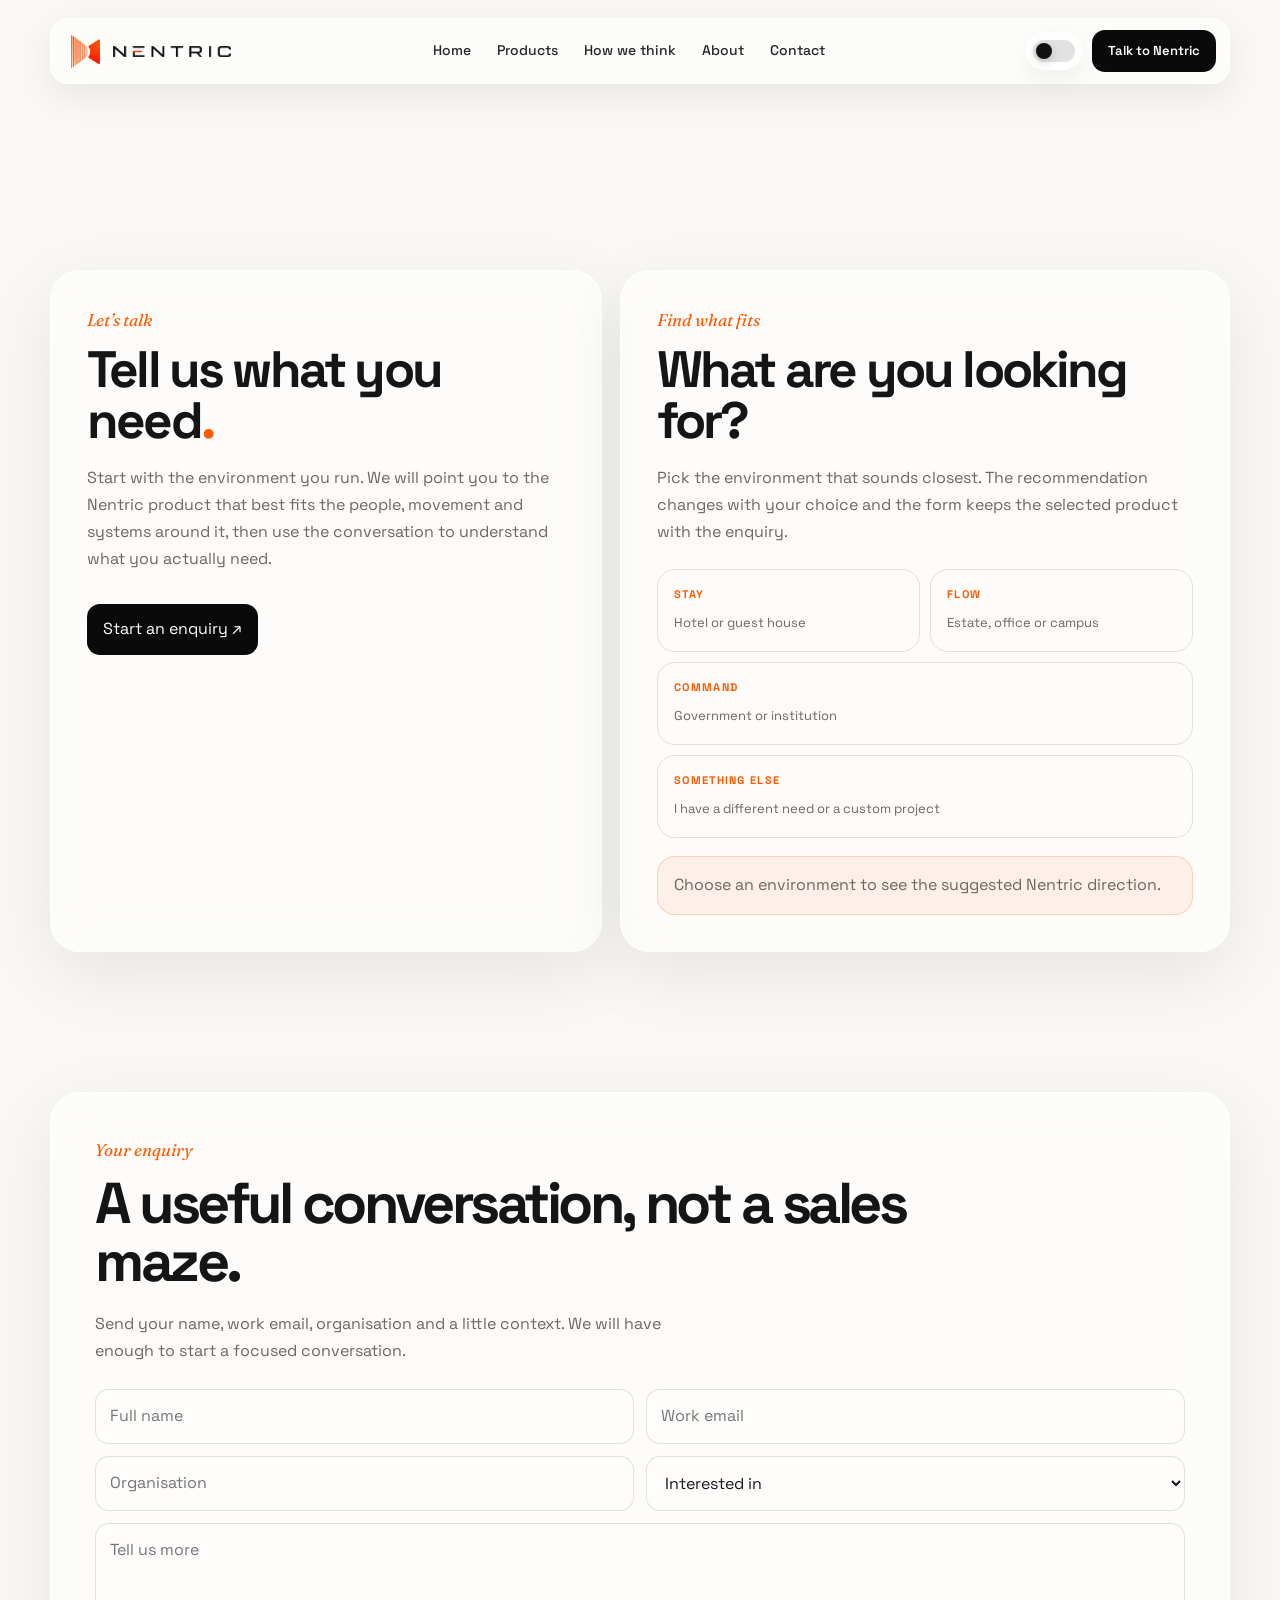
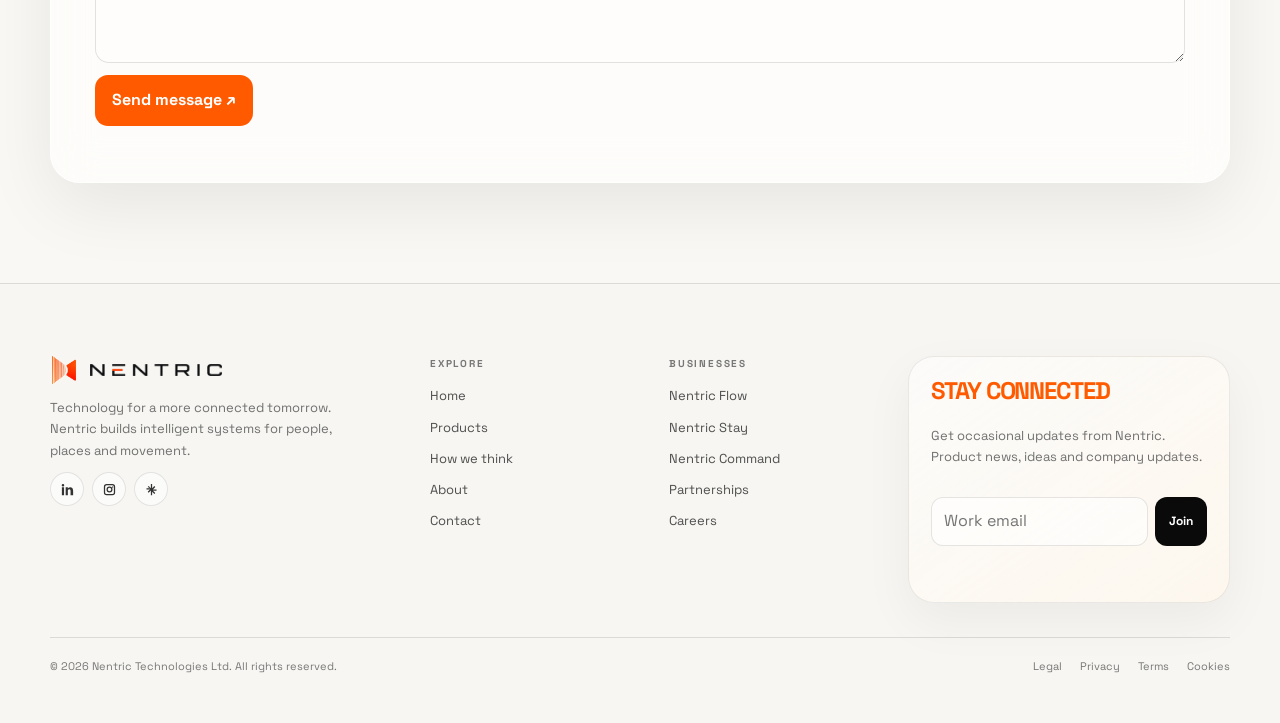
<file: contact.html>
<!DOCTYPE html>

<html lang="en"><head><meta charset="utf-8"/><meta content="width=device-width,initial-scale=1" name="viewport"/><meta content="#0A0A0A" name="theme-color"/><title>Contact Nentric | Nentric Technologies Ltd</title>
<link id="themeFavicon" rel="icon" type="image/png" sizes="64x64" href="assets/favicon-orange.png"/>
<link rel="apple-touch-icon" sizes="180x180" href="assets/apple-touch-icon.png"/>
<link href="https://fonts.googleapis.com" rel="preconnect"/>
<link crossorigin="" href="https://fonts.gstatic.com" rel="preconnect"/>
<link href="https://fonts.googleapis.com/css2?family=Space+Grotesk:wght@300;400;500;600;700&amp;family=Fraunces:ital,wght@0,500;1,500;1,600&amp;display=swap" rel="stylesheet"/>
<meta content="Nentric Technologies builds practical systems for access, connected spaces and institutional operations." name="description"/><link href="assets/product-site.css" rel="stylesheet"/><script>(function(){try{var d=localStorage.getItem('nentric-theme')==='dark';if(d)document.documentElement.classList.add('nentric-dark-preload');var f=document.getElementById('themeFavicon');if(f)f.href='assets/favicon-orange.png';}catch(e){}})();</script><style>html.nentric-dark-preload body{background:#080909!important;color:#f7f5f0!important}html.nentric-dark-preload .site-nav{background:rgba(18,18,18,.62)!important;border-color:rgba(255,255,255,.13)!important}html.nentric-dark-preload .nav-links a{color:#eee!important}html.nentric-dark-preload .nav-cta{background:#fff!important;color:#111!important}html.nentric-dark-preload .brand-wordmark{content:url(assets/nentric_wordmark_dark.png)!important}</style></head><body>
<header class="site-nav">
<a aria-label="Nentric Technologies home" class="brand-lockup" href="index.html">
<img alt="Nentric logo mark" class="brand-mark" decoding="async" src="assets/nentric_mark.png"/>
<img alt="Nentric" class="brand-wordmark" data-brand-wordmark="" data-dark="assets/nentric_wordmark_dark.png" data-light="assets/nentric_wordmark.png" decoding="async" src="assets/nentric_wordmark.png"/>
</a>
<nav aria-label="Primary navigation" class="nav-links">
<a href="index.html">Home</a>
<a href="products.html">Products</a>
<a href="index.html#thinking">How we think</a>
<a href="about.html">About</a>
<a href="contact.html">Contact</a>
</nav>
<div class="nav-actions">
<button aria-label="Switch to dark theme" aria-pressed="false" class="theme-toggle" id="themeToggle" type="button">
<span class="theme-track"><span class="theme-knob"></span></span>
</button>
<a class="nav-cta" href="contact.html">Talk to Nentric</a>
<button aria-expanded="false" aria-label="Open navigation" class="mobile-menu-toggle" id="mobileMenuToggle" type="button"><span></span><span></span><span></span></button>
</div>
</header>
<aside aria-hidden="true" aria-label="Mobile navigation" class="mobile-menu" id="mobileMenu">
<div class="mobile-menu-top"><span>NENTRIC TECHNOLOGIES</span><button aria-label="Close navigation" class="mobile-menu-close" id="mobileMenuClose" type="button">×</button></div>
<a href="index.html">Home</a><a href="products.html">Products</a><a href="index.html#thinking">How we think</a><a href="about.html">About</a><a href="contact.html">Contact</a>
<div class="mobile-menu-product-links"><a href="flow.html">Nentric Flow</a><a href="stay.html">Nentric Stay</a><a href="command.html">Nentric Command</a></div>
</aside>
<main class="product-page">
<section class="section" style="padding-top:150px"><div class="shell"><div class="story"><article class="story-copy glass" data-reveal=""><span class="eyebrow">Let’s talk</span><h1>Tell us what you need<span style="color:var(--sunfire)">.</span></h3><p>Start with the environment you run. We will point you to the Nentric product that best fits the people, movement and systems around it, then use the conversation to understand what you actually need.</p><a class="page-cta-link" href="#contactForm" style="display:inline-flex;margin-top:16px;padding:13px 16px;border-radius:13px;background:var(--onyx);color:#fff">Start an enquiry ↗</a></article><article class="story-copy glass" data-reveal=""><span class="eyebrow">Find what fits</span><h3>What are you looking for?</h3><p>Pick the environment that sounds closest. The recommendation changes with your choice and the form keeps the selected product with the enquiry.</p><div class="acc-list contact-picks" style="margin-top:24px"><button class="pick" data-pick="stay" style="padding:16px;border-radius:18px;border:1px solid var(--line);background:transparent;text-align:left;cursor:pointer" type="button"><b>Stay</b><span>Hotel or guest house</span></button><button class="pick" data-pick="flow" style="padding:16px;border-radius:18px;border:1px solid var(--line);background:transparent;text-align:left;cursor:pointer" type="button"><b>Flow</b><span>Estate, office or campus</span></button><button class="pick" data-pick="command" style="padding:16px;border-radius:18px;border:1px solid var(--line);background:transparent;text-align:left;cursor:pointer;grid-column:1 / -1" type="button"><b>Command</b><span>Government or institution</span></button><button class="pick" data-pick="other" style="padding:16px;border-radius:18px;border:1px solid var(--line);background:transparent;text-align:left;cursor:pointer;grid-column:1 / -1" type="button"><b>Something else</b><span>I have a different need or a custom project</span></button></div><div id="pickResult" style="margin-top:18px;padding:16px;border-radius:18px;background:rgba(255,90,0,.07);border:1px solid rgba(255,90,0,.22);color:var(--muted)">Choose an environment to see the suggested Nentric direction.</div></article></div></div></section>
<section class="section"><div class="shell"><div class="quote glass" data-reveal=""><span class="eyebrow">Your enquiry</span><h2>A useful conversation, not a sales maze.</h2><p>Send your name, work email, organisation and a little context. We will have enough to start a focused conversation.</p><form class="contact-form" id="contactForm" style="margin-top:25px"><label class="sr-only" for="contactName">Full name</label><input id="contactName" name="name" placeholder="Full name" required="" style="padding:14px;border:1px solid var(--line);border-radius:14px;background:var(--surface,rgba(255,255,255,.4))"/><label class="sr-only" for="contactEmail">Work email</label><input id="contactEmail" name="email" placeholder="Work email" required="" style="padding:14px;border:1px solid var(--line);border-radius:14px;background:var(--surface,rgba(255,255,255,.4))" type="email"/><label class="sr-only" for="contactCompany">Organisation</label><input id="contactCompany" name="company" placeholder="Organisation" style="padding:14px;border:1px solid var(--line);border-radius:14px;background:var(--surface,rgba(255,255,255,.4))"/><label class="sr-only" for="contactInterest">Interested in</label><select id="contactInterest" name="interest" style="padding:14px;border:1px solid var(--line);border-radius:14px;background:var(--surface,rgba(255,255,255,.4))"><option value="">Interested in</option><option>Nentric Flow</option><option>Nentric Stay</option><option>Nentric Command</option><option>Other / custom</option></select><label class="sr-only" for="interestOther">Custom enquiry</label><input id="interestOther" name="interest_other" placeholder="What are you looking for?" style="grid-column:1 / -1;display:none;padding:14px;border:1px solid var(--line);border-radius:14px;background:var(--surface,rgba(255,255,255,.4))"/><label class="sr-only" for="contactMessage">Tell us more</label><textarea id="contactMessage" name="message" placeholder="Tell us more" style="grid-column:1 / -1;min-height:140px;padding:14px;border:1px solid var(--line);border-radius:14px;background:var(--surface,rgba(255,255,255,.4))"></textarea><button style="grid-column:1 / -1;justify-self:start;border:0;border-radius:13px;padding:13px 17px;background:var(--sunfire);color:#fff;font-weight:700;cursor:pointer" type="submit">Send message ↗</button><span aria-live="polite" id="contactStatus" style="grid-column:1 / -1;color:var(--sunfire);font-size:12px"></span></form></div></div></section>
<script>
(function(){
 var picks=document.querySelectorAll('.pick'),result=document.getElementById('pickResult'),interest=document.getElementById('contactInterest'),other=document.getElementById('interestOther'),form=document.getElementById('contactForm'),status=document.getElementById('contactStatus');
 var map={stay:['Nentric Stay','A connected layer for guests, homes, services and everyday living.'],flow:['Nentric Flow','Intelligent access for estates, offices and communities.'],command:['Nentric Command','Connected institutional operations for controlled environments.'],other:['Custom project','Tell us what you are trying to build, improve or connect and we will start there.']};
 function syncOther(){
   var show=interest && interest.value==='Other / custom';
   if(other){other.style.display=show?'block':'none';other.required=show;if(!show)other.value='';}
 }
 picks.forEach(function(p){p.addEventListener('click',function(){picks.forEach(function(x){x.classList.remove('selected')});p.classList.add('selected');var v=map[p.dataset.pick];if(p.dataset.pick==='other'){interest.value='Other / custom';}else{interest.value=v[0];}syncOther();result.textContent=v[0]+' is the Nentric direction for this environment. '+v[1];});});
 if(interest) interest.addEventListener('change',syncOther);
 if(form){
   form.addEventListener('submit',async function(e){
     e.preventDefault();
     if(!form.reportValidity())return;
     var submit=form.querySelector('button[type="submit"]');
     if(submit)submit.disabled=true;
     status.textContent='Sending your enquiry…';
     try{
       var fd=new FormData(form);
       var payload={
         name:fd.get('name')||'',
         email:fd.get('email')||'',
         company:fd.get('company')||'',
         interest:fd.get('interest')||'',
         interest_other:fd.get('interest_other')||'',
         message:fd.get('message')||'',
         form_type:'Nentric website contact enquiry',
         _subject:'New Nentric website enquiry'
       };
       var response=await fetch('https://formsubmit.co/ajax/hello@nentric.com',{method:'POST',headers:{'Content-Type':'application/json','Accept':'application/json'},body:JSON.stringify(payload)});
       var data=await response.json().catch(function(){return {success:false}});
       if(!response.ok || data.success===false)throw new Error('Submission failed');
       status.textContent='Thanks. Your enquiry has been sent to Nentric.';
       form.reset();
       syncOther();
       picks.forEach(function(x){x.classList.remove('selected')});
       result.textContent='Choose an environment to see the suggested Nentric direction.';
     }catch(err){
       status.textContent='Something went wrong while sending your enquiry. Please try again.';
     }finally{
       if(submit)submit.disabled=false;
     }
   });
 }
})();
</script>
</main>
<footer>
<div class="shell">
<div class="footer-grid">
<div class="footer-about">
<div class="footer-brand-row"><img alt="Nentric logo mark" class="brand-mark" decoding="async" src="assets/nentric_mark.png"/><img alt="Nentric" class="brand-wordmark" decoding="async" src="assets/nentric_wordmark.png"/></div>
<p>Technology for a more connected tomorrow. Nentric builds intelligent systems for people, places and movement.</p>
<div aria-label="Social media" class="footer-socials">
<a aria-label="LinkedIn" href="https://www.linkedin.com/company/nentric-tech" rel="noopener noreferrer" target="_blank"><svg viewbox="0 0 24 24"><path d="M6.5 8.5H3V21h3.5V8.5ZM4.75 3A2.05 2.05 0 1 0 4.75 7.1 2.05 2.05 0 0 0 4.75 3ZM21 13.85c0-3.8-2.03-5.57-4.74-5.57-2.18 0-3.15 1.2-3.69 2.04v-1.82H9.08V21h3.49v-6.19c0-1.63.31-3.2 2.32-3.2 1.97 0 1.99 1.85 1.99 3.3V21H21v-7.15Z"></path></svg></a>
<a aria-label="Instagram" href="https://www.instagram.com/techbynentric" rel="noopener noreferrer" target="_blank"><svg viewbox="0 0 24 24"><path d="M7.4 3h9.2A4.4 4.4 0 0 1 21 7.4v9.2a4.4 4.4 0 0 1-4.4 4.4H7.4A4.4 4.4 0 0 1 3 16.6V7.4A4.4 4.4 0 0 1 7.4 3Zm0 2A2.4 2.4 0 0 0 5 7.4v9.2A2.4 2.4 0 0 0 7.4 19h9.2a2.4 2.4 0 0 0 2.4-2.4V7.4A2.4 2.4 0 0 0 16.6 5H7.4Zm4.6 2.2A4.8 4.8 0 1 1 7.2 12 4.8 4.8 0 0 1 12 7.2Zm0 2A2.8 2.8 0 1 0 14.8 12 2.8 2.8 0 0 0 12 9.2Zm5-2.25a1.1 1.1 0 1 1-1.1 1.1 1.1 0 0 1-1.1-1.1 1.1 1.1 0 0 1 1.1-1.1Z"></path></svg></a>
<a aria-label="Linktree" href="https://linktr.ee/nentric" rel="noopener noreferrer" target="_blank"><svg viewbox="0 0 24 24"><path d="M11 3h2v7.17l3.6-3.6 1.41 1.42L14.41 12H20v2h-5.59l3.6 3.6-1.41 1.41-3.6-3.6V21h-2v-7.59l-3.6 3.6-1.41-1.41 3.6-3.6H4v-2h5.59L6 7.99 7.41 6.57 11 10.17V3Z"></path></svg></a>
</div>
</div>
<div class="footer-column"><div class="footer-kicker">Explore</div><a href="index.html">Home</a><a href="products.html">Products</a><a href="index.html#thinking">How we think</a><a href="about.html">About</a><a href="contact.html">Contact</a></div>
<div class="footer-column"><div class="footer-kicker">Businesses</div><a href="flow.html">Nentric Flow</a><a href="stay.html">Nentric Stay</a><a href="command.html">Nentric Command</a><a href="contact.html">Partnerships</a><a href="contact.html">Careers</a></div>
<div class="footer-column"><div class="footer-kicker newsletter-title" style="font-size:24px!important;line-height:1.02!important;letter-spacing:-.045em!important;color:var(--sunfire)!important;margin-bottom:12px!important">Stay connected</div><p class="newsletter-copy">Get occasional updates from Nentric. Product news, ideas and company updates.</p><form class="newsletter-form" data-newsletter=""><input aria-label="Work email" name="newsletterEmail" placeholder="Work email" required="" type="email"/><button type="submit">Join</button></form><div aria-live="polite" class="newsletter-success"></div></div>
</div>
<div class="footer-bottom"><small>© 2026 Nentric Technologies Ltd. All rights reserved.</small><div class="footer-legal"><a href="legal.html">Legal</a><a href="privacy.html">Privacy</a><a href="terms.html">Terms</a><a href="cookies.html">Cookies</a></div></div>
</div>
</footer>
<script defer="" src="assets/product-site.js"></script></body></html>
</file>
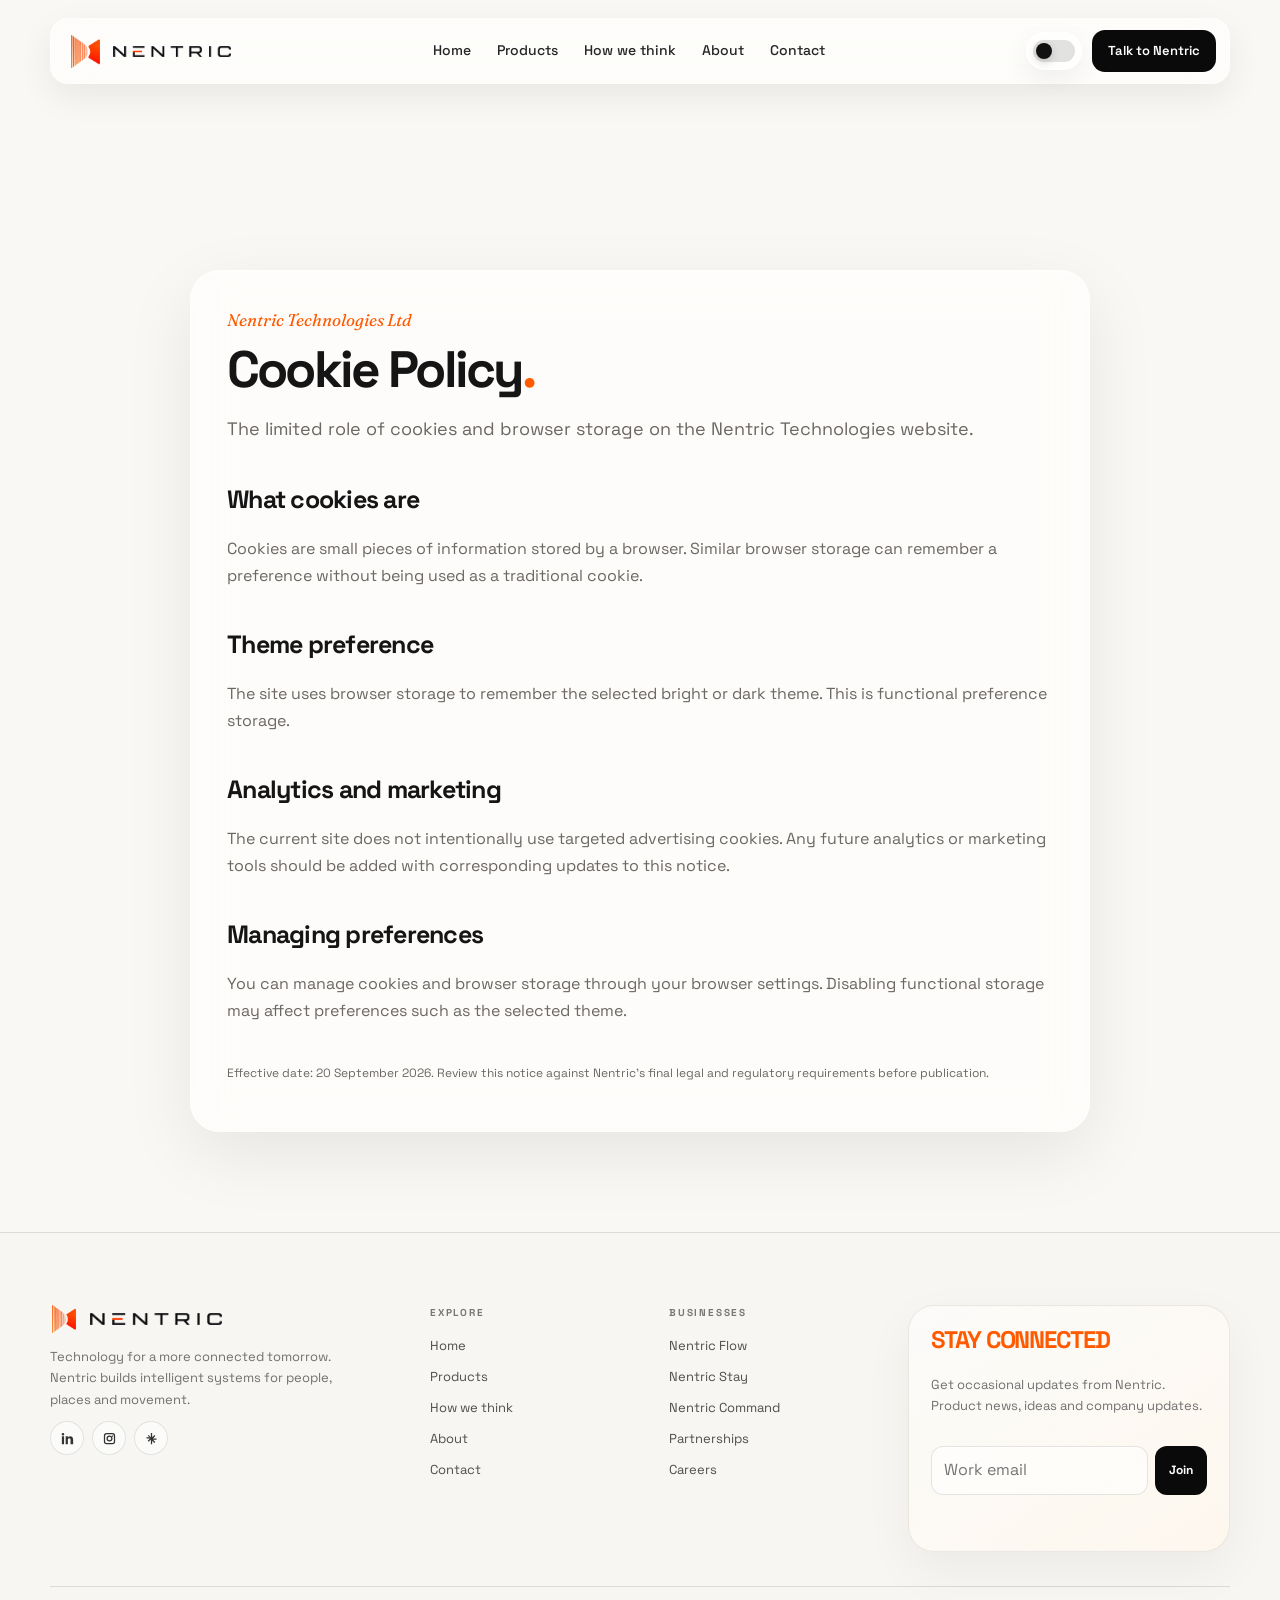
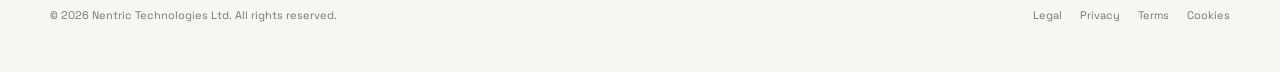
<file: cookies.html>
<!DOCTYPE html>

<html lang="en"><head><meta charset="utf-8"/><meta content="width=device-width,initial-scale=1" name="viewport"/><meta content="#0A0A0A" name="theme-color"/><title>Cookie Policy | Nentric Technologies Ltd</title>
<link id="themeFavicon" rel="icon" type="image/png" sizes="64x64" href="assets/favicon-orange.png"/>
<link rel="apple-touch-icon" sizes="180x180" href="assets/apple-touch-icon.png"/>
<link href="https://fonts.googleapis.com" rel="preconnect"/>
<link crossorigin="" href="https://fonts.gstatic.com" rel="preconnect"/>
<link href="https://fonts.googleapis.com/css2?family=Space+Grotesk:wght@300;400;500;600;700&amp;family=Fraunces:ital,wght@0,500;1,500;1,600&amp;display=swap" rel="stylesheet"/>
<meta content="Nentric Technologies builds practical systems for access, connected spaces and institutional operations." name="description"/><link href="assets/product-site.css" rel="stylesheet"/><script>(function(){try{var d=localStorage.getItem('nentric-theme')==='dark';if(d)document.documentElement.classList.add('nentric-dark-preload');var f=document.getElementById('themeFavicon');if(f)f.href='assets/favicon-orange.png';}catch(e){}})();</script><style>html.nentric-dark-preload body{background:#080909!important;color:#f7f5f0!important}html.nentric-dark-preload .site-nav{background:rgba(18,18,18,.62)!important;border-color:rgba(255,255,255,.13)!important}html.nentric-dark-preload .nav-links a{color:#eee!important}html.nentric-dark-preload .nav-cta{background:#fff!important;color:#111!important}html.nentric-dark-preload .brand-wordmark{content:url(assets/nentric_wordmark_dark.png)!important}</style></head><body>
<header class="site-nav">
<a aria-label="Nentric Technologies home" class="brand-lockup" href="index.html">
<img alt="Nentric logo mark" class="brand-mark" decoding="async" src="assets/nentric_mark.png"/>
<img alt="Nentric" class="brand-wordmark" data-brand-wordmark="" data-dark="assets/nentric_wordmark_dark.png" data-light="assets/nentric_wordmark.png" decoding="async" src="assets/nentric_wordmark.png"/>
</a>
<nav aria-label="Primary navigation" class="nav-links">
<a href="index.html">Home</a>
<a href="products.html">Products</a>
<a href="index.html#thinking">How we think</a>
<a href="about.html">About</a>
<a href="contact.html">Contact</a>
</nav>
<div class="nav-actions">
<button aria-label="Switch to dark theme" aria-pressed="false" class="theme-toggle" id="themeToggle" type="button">
<span class="theme-track"><span class="theme-knob"></span></span>
</button>
<a class="nav-cta" href="contact.html">Talk to Nentric</a>
<button aria-expanded="false" aria-label="Open navigation" class="mobile-menu-toggle" id="mobileMenuToggle" type="button"><span></span><span></span><span></span></button>
</div>
</header>
<aside aria-hidden="true" aria-label="Mobile navigation" class="mobile-menu" id="mobileMenu">
<div class="mobile-menu-top"><span>NENTRIC TECHNOLOGIES</span><button aria-label="Close navigation" class="mobile-menu-close" id="mobileMenuClose" type="button">×</button></div>
<a href="index.html">Home</a><a href="products.html">Products</a><a href="index.html#thinking">How we think</a><a href="about.html">About</a><a href="contact.html">Contact</a>
<div class="mobile-menu-product-links"><a href="flow.html">Nentric Flow</a><a href="stay.html">Nentric Stay</a><a href="command.html">Nentric Command</a></div>
</aside>
<main class="product-page"><section class="section" style="padding-top:150px"><div class="shell"><article class="story-copy glass" data-reveal="" style="max-width:900px;margin:0 auto"><span class="eyebrow">Nentric Technologies Ltd</span><h1>Cookie Policy<span style="color:var(--sunfire)">.</span></h3><p style="font-size:18px">The limited role of cookies and browser storage on the Nentric Technologies website.</p><h2 style="font-size:25px;letter-spacing:-.03em;margin:36px 0 9px">What cookies are</h2><div style="color:var(--muted);line-height:1.75;font-size:15px"><p>Cookies are small pieces of information stored by a browser. Similar browser storage can remember a preference without being used as a traditional cookie.</p></div><h2 style="font-size:25px;letter-spacing:-.03em;margin:36px 0 9px">Theme preference</h2><div style="color:var(--muted);line-height:1.75;font-size:15px"><p>The site uses browser storage to remember the selected bright or dark theme. This is functional preference storage.</p></div><h2 style="font-size:25px;letter-spacing:-.03em;margin:36px 0 9px">Analytics and marketing</h2><div style="color:var(--muted);line-height:1.75;font-size:15px"><p>The current site does not intentionally use targeted advertising cookies. Any future analytics or marketing tools should be added with corresponding updates to this notice.</p></div><h2 style="font-size:25px;letter-spacing:-.03em;margin:36px 0 9px">Managing preferences</h2><div style="color:var(--muted);line-height:1.75;font-size:15px"><p>You can manage cookies and browser storage through your browser settings. Disabling functional storage may affect preferences such as the selected theme.</p></div><p style="font-size:12px;color:var(--muted);margin-top:38px">Effective date: 20 September 2026. Review this notice against Nentric’s final legal and regulatory requirements before publication.</p></article></div></section></main>
<footer>
<div class="shell">
<div class="footer-grid">
<div class="footer-about">
<div class="footer-brand-row"><img alt="Nentric logo mark" class="brand-mark" decoding="async" src="assets/nentric_mark.png"/><img alt="Nentric" class="brand-wordmark" decoding="async" src="assets/nentric_wordmark.png"/></div>
<p>Technology for a more connected tomorrow. Nentric builds intelligent systems for people, places and movement.</p>
<div aria-label="Social media" class="footer-socials">
<a aria-label="LinkedIn" href="https://www.linkedin.com/company/nentric-tech" rel="noopener noreferrer" target="_blank"><svg viewbox="0 0 24 24"><path d="M6.5 8.5H3V21h3.5V8.5ZM4.75 3A2.05 2.05 0 1 0 4.75 7.1 2.05 2.05 0 0 0 4.75 3ZM21 13.85c0-3.8-2.03-5.57-4.74-5.57-2.18 0-3.15 1.2-3.69 2.04v-1.82H9.08V21h3.49v-6.19c0-1.63.31-3.2 2.32-3.2 1.97 0 1.99 1.85 1.99 3.3V21H21v-7.15Z"></path></svg></a>
<a aria-label="Instagram" href="https://www.instagram.com/techbynentric" rel="noopener noreferrer" target="_blank"><svg viewbox="0 0 24 24"><path d="M7.4 3h9.2A4.4 4.4 0 0 1 21 7.4v9.2a4.4 4.4 0 0 1-4.4 4.4H7.4A4.4 4.4 0 0 1 3 16.6V7.4A4.4 4.4 0 0 1 7.4 3Zm0 2A2.4 2.4 0 0 0 5 7.4v9.2A2.4 2.4 0 0 0 7.4 19h9.2a2.4 2.4 0 0 0 2.4-2.4V7.4A2.4 2.4 0 0 0 16.6 5H7.4Zm4.6 2.2A4.8 4.8 0 1 1 7.2 12 4.8 4.8 0 0 1 12 7.2Zm0 2A2.8 2.8 0 1 0 14.8 12 2.8 2.8 0 0 0 12 9.2Zm5-2.25a1.1 1.1 0 1 1-1.1 1.1 1.1 0 0 1-1.1-1.1 1.1 1.1 0 0 1 1.1-1.1Z"></path></svg></a>
<a aria-label="Linktree" href="https://linktr.ee/nentric" rel="noopener noreferrer" target="_blank"><svg viewbox="0 0 24 24"><path d="M11 3h2v7.17l3.6-3.6 1.41 1.42L14.41 12H20v2h-5.59l3.6 3.6-1.41 1.41-3.6-3.6V21h-2v-7.59l-3.6 3.6-1.41-1.41 3.6-3.6H4v-2h5.59L6 7.99 7.41 6.57 11 10.17V3Z"></path></svg></a>
</div>
</div>
<div class="footer-column"><div class="footer-kicker">Explore</div><a href="index.html">Home</a><a href="products.html">Products</a><a href="index.html#thinking">How we think</a><a href="about.html">About</a><a href="contact.html">Contact</a></div>
<div class="footer-column"><div class="footer-kicker">Businesses</div><a href="flow.html">Nentric Flow</a><a href="stay.html">Nentric Stay</a><a href="command.html">Nentric Command</a><a href="contact.html">Partnerships</a><a href="contact.html">Careers</a></div>
<div class="footer-column"><div class="footer-kicker newsletter-title" style="font-size:24px!important;line-height:1.02!important;letter-spacing:-.045em!important;color:var(--sunfire)!important;margin-bottom:12px!important">Stay connected</div><p class="newsletter-copy">Get occasional updates from Nentric. Product news, ideas and company updates.</p><form class="newsletter-form" data-newsletter=""><input aria-label="Work email" name="newsletterEmail" placeholder="Work email" required="" type="email"/><button type="submit">Join</button></form><div aria-live="polite" class="newsletter-success"></div></div>
</div>
<div class="footer-bottom"><small>© 2026 Nentric Technologies Ltd. All rights reserved.</small><div class="footer-legal"><a href="legal.html">Legal</a><a href="privacy.html">Privacy</a><a href="terms.html">Terms</a><a href="cookies.html">Cookies</a></div></div>
</div>
</footer>
<script defer="" src="assets/product-site.js"></script></body></html>
</file>
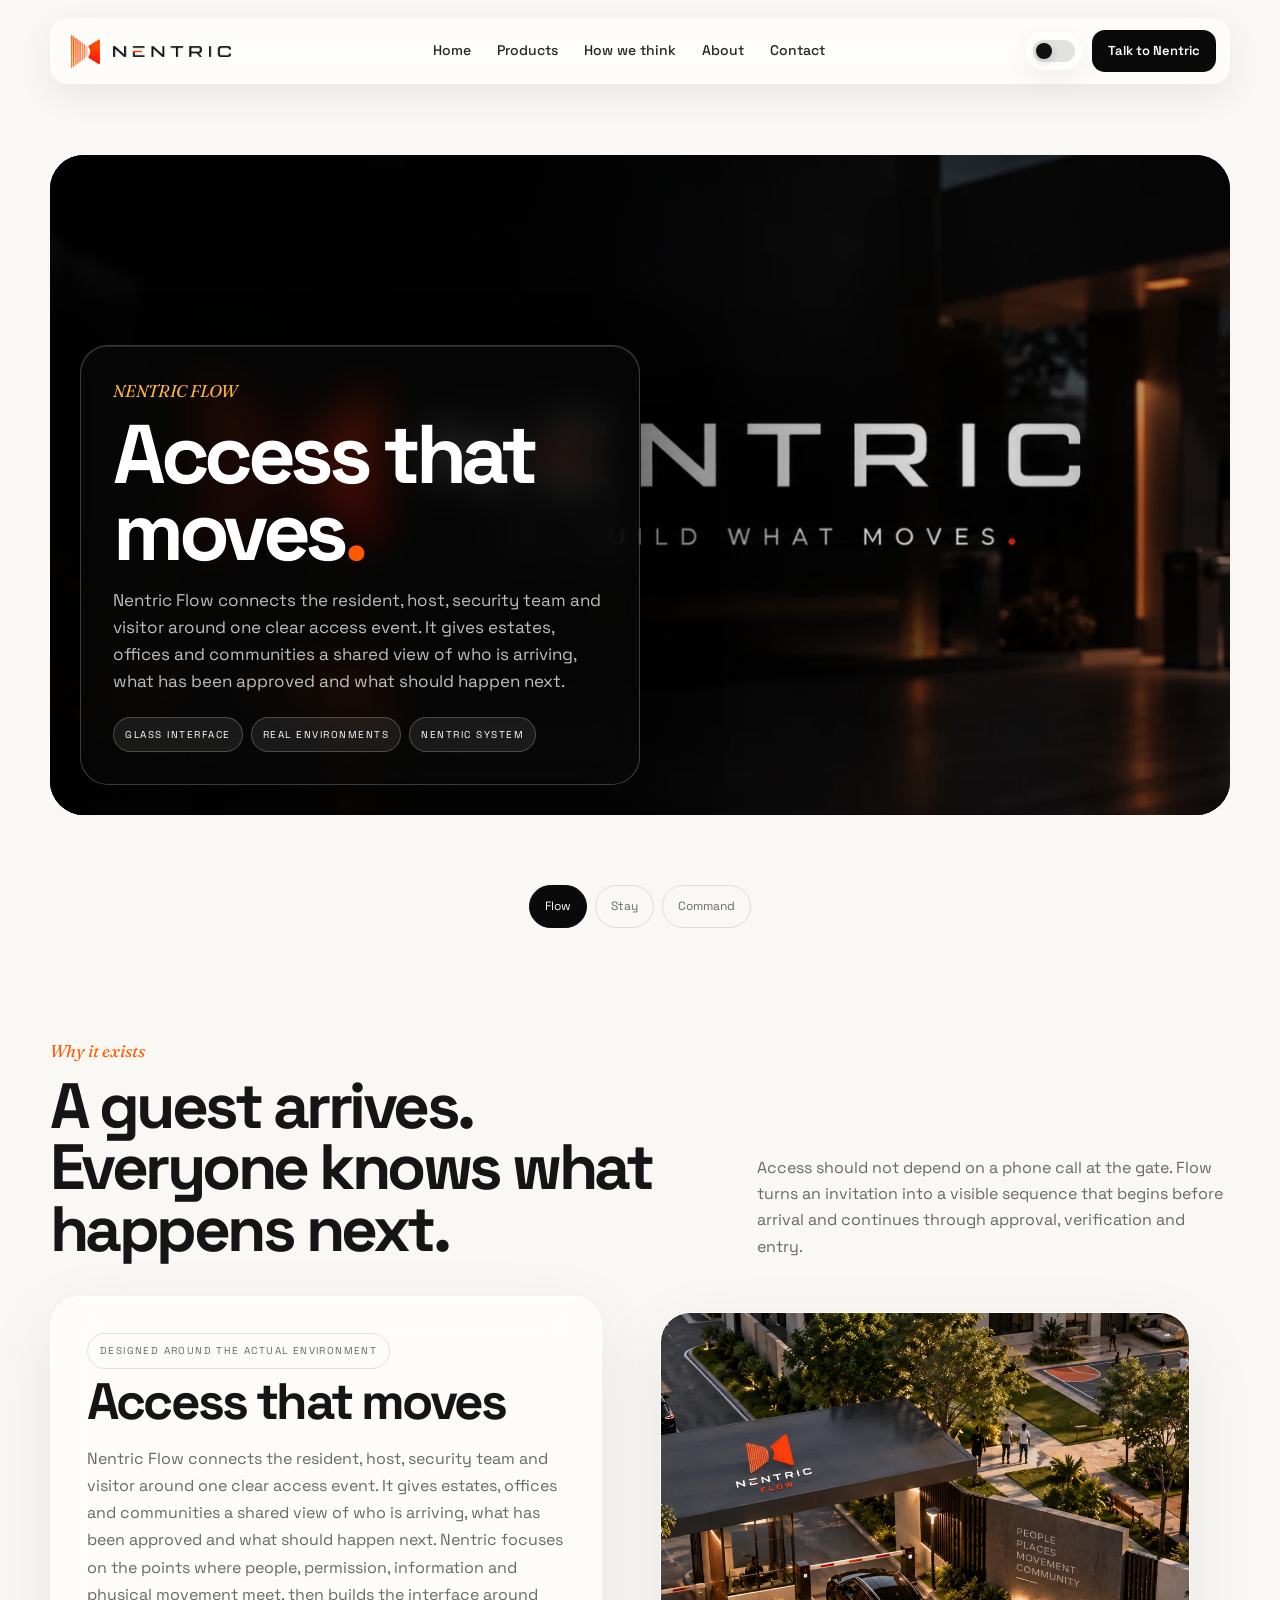
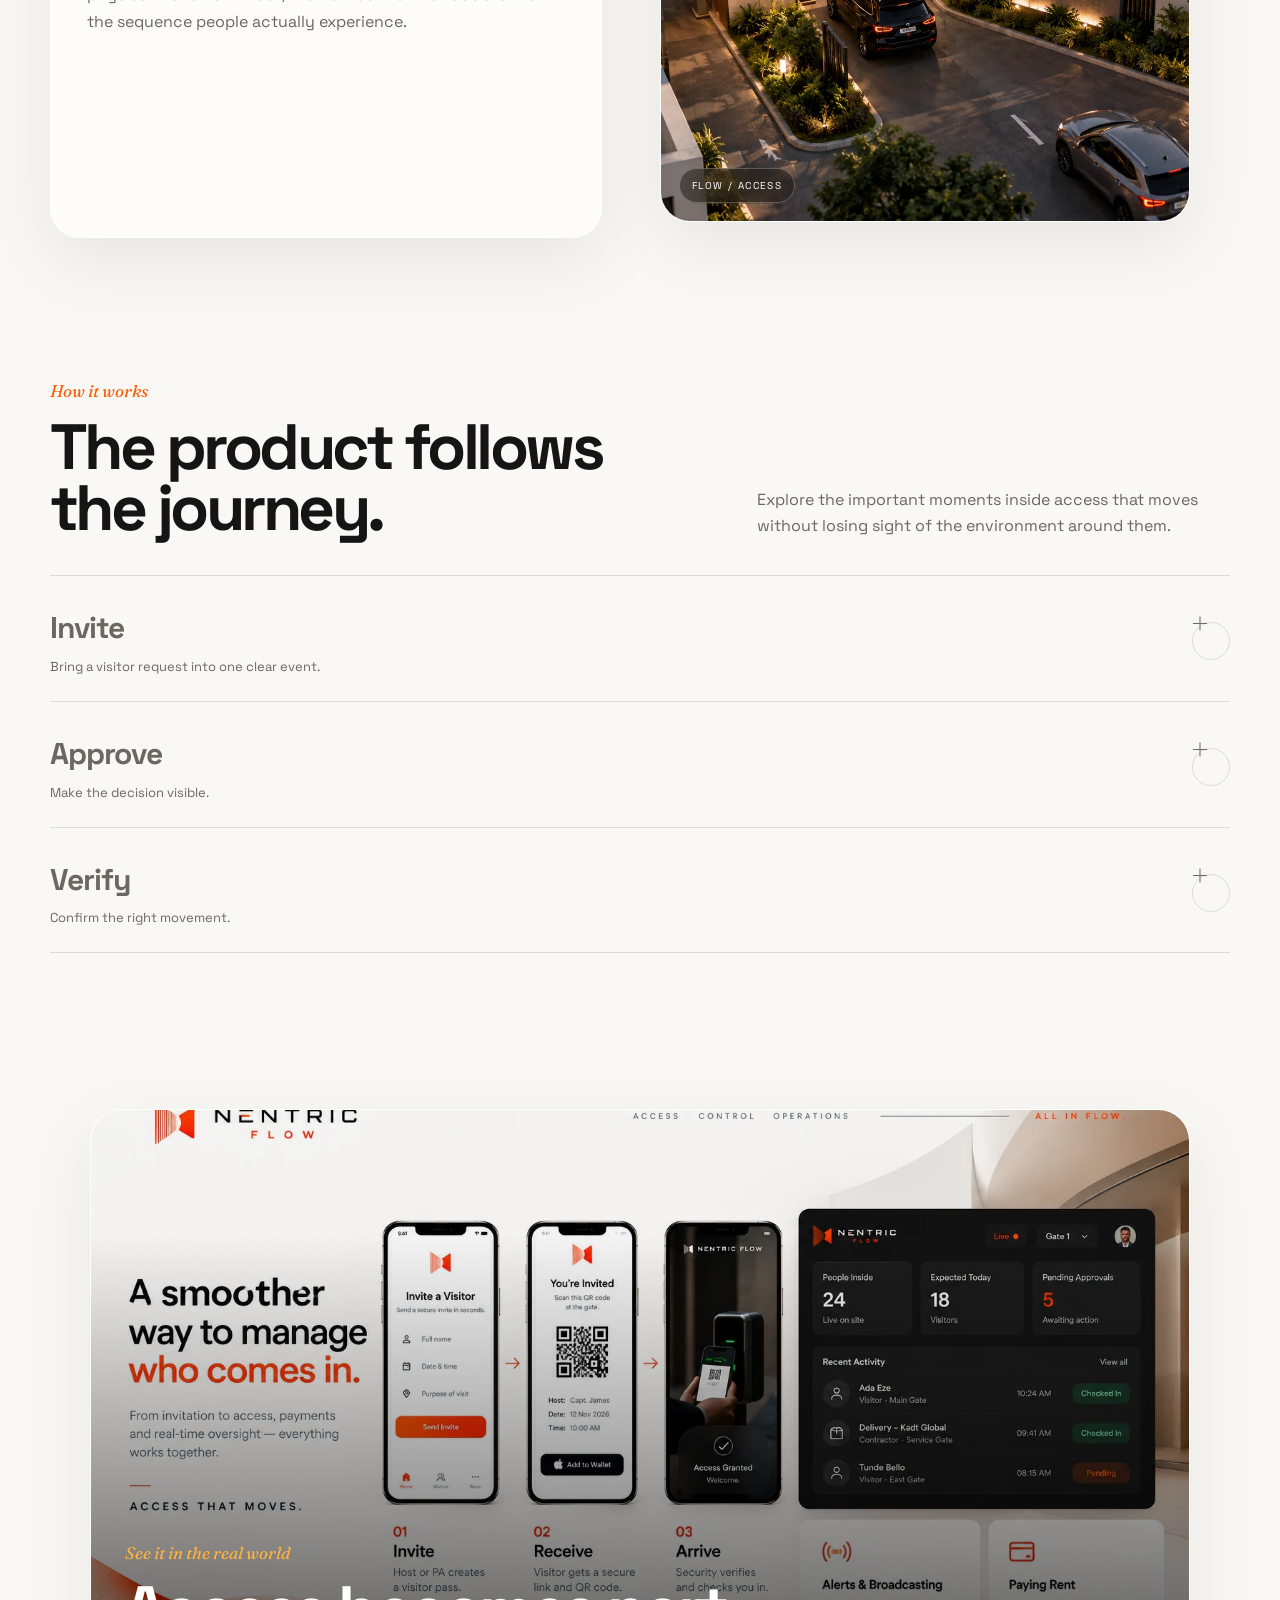
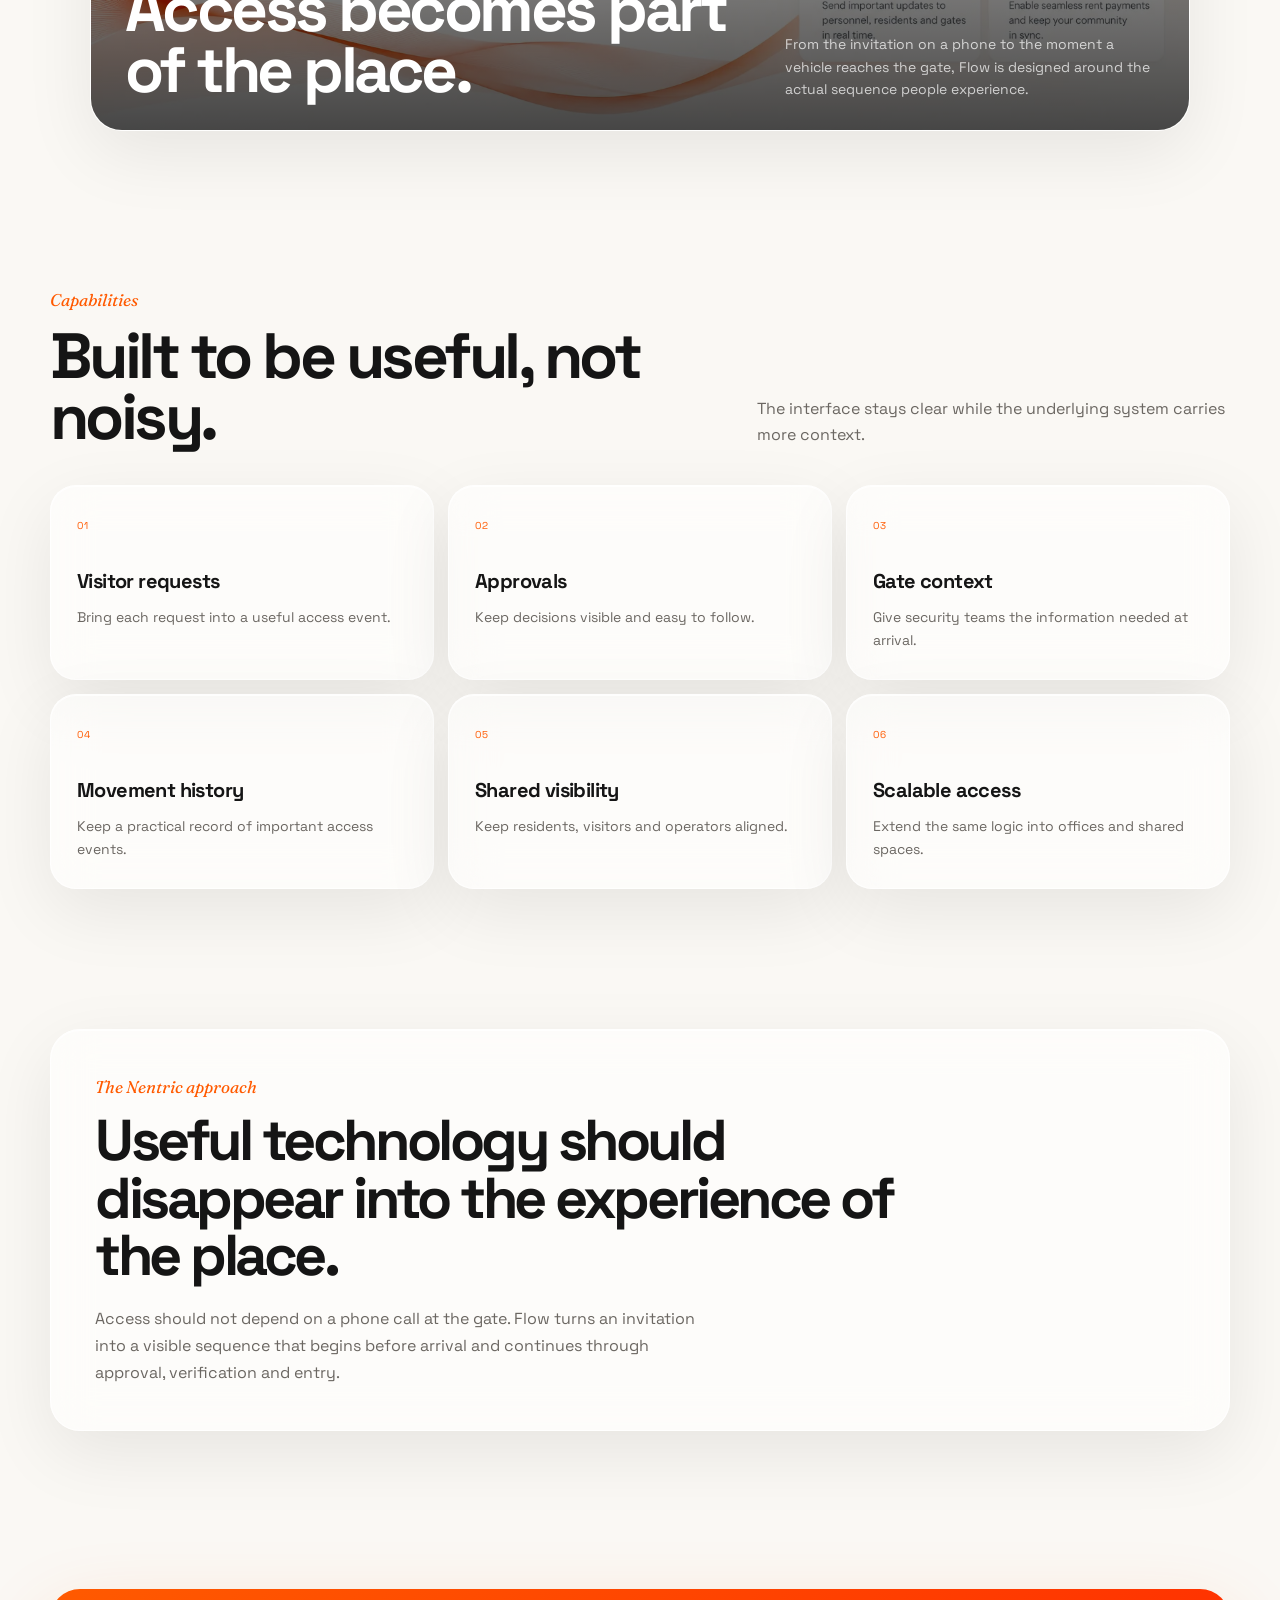
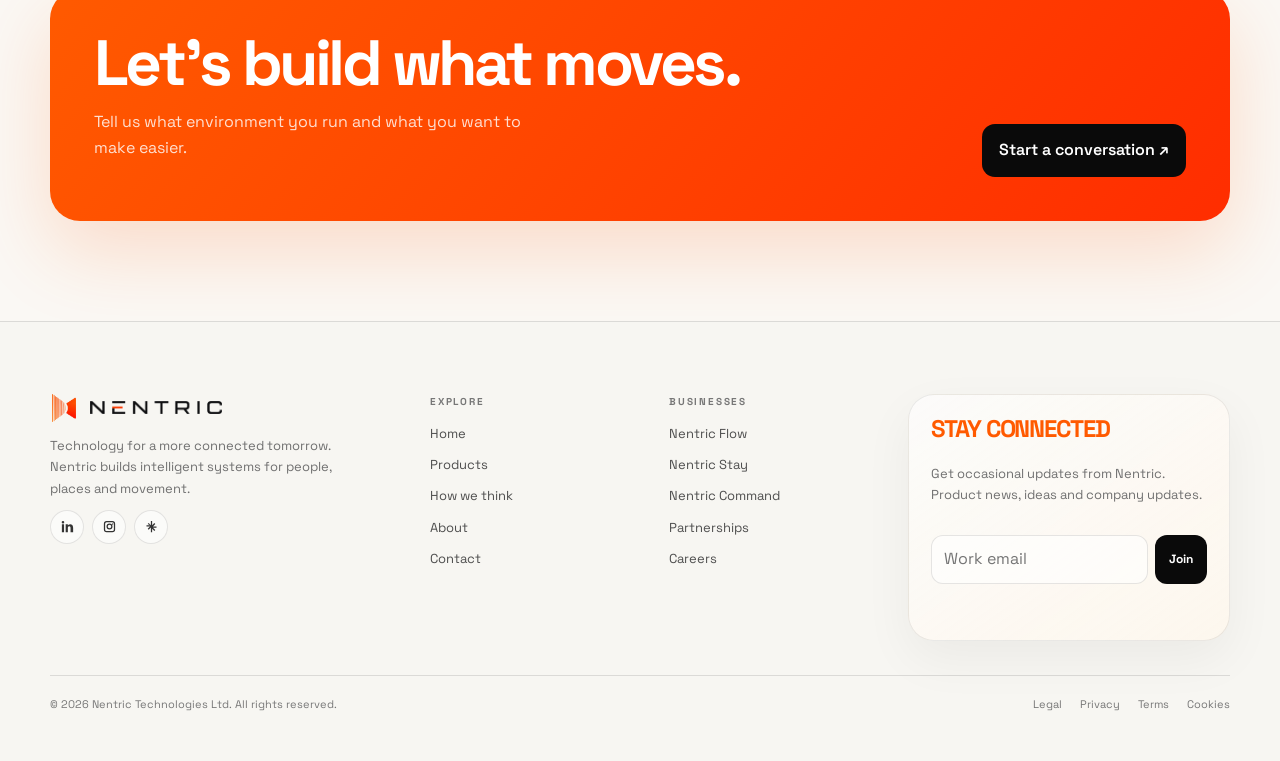
<file: flow.html>
<!DOCTYPE html>

<html lang="en"><head><meta charset="utf-8"/><meta content="width=device-width,initial-scale=1" name="viewport"/><meta content="#0A0A0A" name="theme-color"/><title>Nentric Access that moves | Nentric Technologies Ltd</title>
<link id="themeFavicon" rel="icon" type="image/png" sizes="64x64" href="assets/favicon-orange.png"/>
<link rel="apple-touch-icon" sizes="180x180" href="assets/apple-touch-icon.png"/>
<link href="https://fonts.googleapis.com" rel="preconnect"/>
<link crossorigin="" href="https://fonts.gstatic.com" rel="preconnect"/>
<link href="https://fonts.googleapis.com/css2?family=Space+Grotesk:wght@300;400;500;600;700&amp;family=Fraunces:ital,wght@0,500;1,500;1,600&amp;display=swap" rel="stylesheet"/>
<link as="image" fetchpriority="high" href="assets/flow-hero-new.webp" rel="preload"/>
<meta content="Nentric Technologies builds practical systems for access, connected spaces and institutional operations." name="description"/><link href="assets/product-site.css" rel="stylesheet"/><script>(function(){try{var d=localStorage.getItem('nentric-theme')==='dark';if(d)document.documentElement.classList.add('nentric-dark-preload');var f=document.getElementById('themeFavicon');if(f)f.href='assets/favicon-orange.png';}catch(e){}})();</script><style>html.nentric-dark-preload body{background:#080909!important;color:#f7f5f0!important}html.nentric-dark-preload .site-nav{background:rgba(18,18,18,.62)!important;border-color:rgba(255,255,255,.13)!important}html.nentric-dark-preload .nav-links a{color:#eee!important}html.nentric-dark-preload .nav-cta{background:#fff!important;color:#111!important}html.nentric-dark-preload .brand-wordmark{content:url(assets/nentric_wordmark_dark.png)!important}</style></head><body>
<header class="site-nav">
<a aria-label="Nentric Technologies home" class="brand-lockup" href="index.html">
<img alt="Nentric logo mark" class="brand-mark" decoding="async" fetchpriority="high" src="assets/nentric_mark.png"/>
<img alt="Nentric" class="brand-wordmark" data-brand-wordmark="" data-dark="assets/nentric_wordmark_dark.png" data-light="assets/nentric_wordmark.png" decoding="async" src="assets/nentric_wordmark.png"/>
</a>
<nav aria-label="Primary navigation" class="nav-links">
<a href="index.html">Home</a>
<a href="products.html">Products</a>
<a href="index.html#thinking">How we think</a>
<a href="about.html">About</a>
<a href="contact.html">Contact</a>
</nav>
<div class="nav-actions">
<button aria-label="Switch to dark theme" aria-pressed="false" class="theme-toggle" id="themeToggle" type="button">
<span class="theme-track"><span class="theme-knob"></span></span>
</button>
<a class="nav-cta" href="contact.html">Talk to Nentric</a>
<button aria-expanded="false" aria-label="Open navigation" class="mobile-menu-toggle" id="mobileMenuToggle" type="button"><span></span><span></span><span></span></button>
</div>
</header>
<aside aria-hidden="true" aria-label="Mobile navigation" class="mobile-menu" id="mobileMenu">
<div class="mobile-menu-top"><span>NENTRIC TECHNOLOGIES</span><button aria-label="Close navigation" class="mobile-menu-close" id="mobileMenuClose" type="button">×</button></div>
<a href="index.html">Home</a><a href="products.html">Products</a><a href="index.html#thinking">How we think</a><a href="about.html">About</a><a href="contact.html">Contact</a>
<div class="mobile-menu-product-links"><a href="flow.html">Nentric Flow</a><a href="stay.html">Nentric Stay</a><a href="command.html">Nentric Command</a></div>
</aside>
<main class="product-page">
<section class="hero-wrap"><div class="shell"><div class="hero-frame"><img alt="Flow / Access" decoding="async" loading="lazy" src="assets/flow-hero-new.webp"/><div class="hero-panel" data-reveal=""><span class="eyebrow">NENTRIC FLOW</span><h1>Access that moves<span style="color:var(--sunfire)">.</span></h1><p>Nentric Flow connects the resident, host, security team and visitor around one clear access event. It gives estates, offices and communities a shared view of who is arriving, what has been approved and what should happen next.</p><div class="hero-tags"><span class="hero-tag">Glass interface</span><span class="hero-tag">Real environments</span><span class="hero-tag">Nentric system</span></div></div></div></div></section>
<div aria-label="Nentric products" class="product-switcher shell"><a class="active" href="flow.html">Flow</a><a class="" href="stay.html">Stay</a><a class="" href="command.html">Command</a></div>
<section class="section"><div class="shell"><div class="section-head" data-reveal=""><div><span class="eyebrow">Why it exists</span><h2>A guest arrives. Everyone knows what happens next.</h2></div><p>Access should not depend on a phone call at the gate. Flow turns an invitation into a visible sequence that begins before arrival and continues through approval, verification and entry.</p></div><div class="story"><article class="story-copy glass" data-reveal=""><span class="story-note">Designed around the actual environment</span><h3>Access that moves</h3><p>Nentric Flow connects the resident, host, security team and visitor around one clear access event. It gives estates, offices and communities a shared view of who is arriving, what has been approved and what should happen next. Nentric focuses on the points where people, permission, information and physical movement meet, then builds the interface around the sequence people actually experience.</p></article><figure class="story-media glass" data-reveal=""><img alt="Nentric flow system in practice" decoding="async" loading="lazy" src="assets/flow-new-1.webp"/><figcaption class="image-caption">Flow / Access</figcaption></figure></div></div></section>
<section class="section"><div class="shell"><div class="section-head" data-reveal=""><div><span class="eyebrow">How it works</span><h2>The product follows the journey.</h2></div><p>Explore the important moments inside access that moves without losing sight of the environment around them.</p></div><div class="accordion"><article class="acc-item" data-reveal=""><button class="acc-button" type="button"><span><strong>Invite</strong><span>Bring a visitor request into one clear event.</span></span><span aria-hidden="true" class="acc-plus"></span></button><div class="acc-body"><div class="acc-inner"><div class="acc-copy"><h3>Bring a visitor request into one clear event.</h3><p>A host starts the journey with the relevant visit details so the guest and security team have context before arrival.</p><div class="acc-list"><div><b>Who it helps</b><span>The people and teams around the environment.</span></div><div><b>Why it matters</b><span>Less uncertainty at the point where the real world changes state.</span></div></div></div><div class="acc-image"><img alt="Nentric Flow security verification at the gate" decoding="async" loading="lazy" src="assets/flow-new-2.webp"/></div></div></div></article><article class="acc-item" data-reveal=""><button class="acc-button" type="button"><span><strong>Approve</strong><span>Make the decision visible.</span></span><span aria-hidden="true" class="acc-plus"></span></button><div class="acc-body"><div class="acc-inner"><div class="acc-copy"><h3>Make the decision visible.</h3><p>The right resident or host can approve a visit before the person reaches the gate. The state of the visit remains understandable to the people who need to act on it.</p><div class="acc-list"><div><b>Who it helps</b><span>The people and teams around the environment.</span></div><div><b>Why it matters</b><span>Less uncertainty at the point where the real world changes state.</span></div></div></div><div class="acc-image"><img alt="Nentric Access that moves approve" decoding="async" loading="lazy" src="assets/flow-new-3.webp"/></div></div></div></article><article class="acc-item" data-reveal=""><button class="acc-button" type="button"><span><strong>Verify</strong><span>Confirm the right movement.</span></span><span aria-hidden="true" class="acc-plus"></span></button><div class="acc-body"><div class="acc-inner" style="grid-template-columns:1fr"><div class="acc-copy"><h3>Confirm the right movement.</h3><p>A pass or QR can connect the arrival back to the approved visit, giving security a clearer signal without forcing the process into a manual phone chain.</p><div class="acc-list"><div><b>Who it helps</b><span>The people and teams around the environment.</span></div><div><b>Why it matters</b><span>Less uncertainty at the point where the real world changes state.</span></div></div></div></div></div></article></div></div></section>
<section class="section"><div class="shell"><figure class="real-world glass" data-reveal=""><img alt="Nentric Flow in a real environment" decoding="async" loading="lazy" src="assets/flow-real-world.webp"/><div class="real-world-copy"><div><span class="eyebrow" style="color:var(--amber)">See it in the real world</span><h2>Access becomes part of the place.</h2></div><p>From the invitation on a phone to the moment a vehicle reaches the gate, Flow is designed around the actual sequence people experience.</p></div></figure></div></section>
<section class="section"><div class="shell"><div class="section-head" data-reveal=""><div><span class="eyebrow">Capabilities</span><h2>Built to be useful, not noisy.</h2></div><p>The interface stays clear while the underlying system carries more context.</p></div><div class="cap-grid"><article class="cap glass" data-reveal=""><small>01</small><h3>Visitor requests</h3><p>Bring each request into a useful access event.</p></article><article class="cap glass" data-reveal=""><small>02</small><h3>Approvals</h3><p>Keep decisions visible and easy to follow.</p></article><article class="cap glass" data-reveal=""><small>03</small><h3>Gate context</h3><p>Give security teams the information needed at arrival.</p></article><article class="cap glass" data-reveal=""><small>04</small><h3>Movement history</h3><p>Keep a practical record of important access events.</p></article><article class="cap glass" data-reveal=""><small>05</small><h3>Shared visibility</h3><p>Keep residents, visitors and operators aligned.</p></article><article class="cap glass" data-reveal=""><small>06</small><h3>Scalable access</h3><p>Extend the same logic into offices and shared spaces.</p></article></div></div></section>
<section class="section"><div class="shell"><div class="quote glass" data-reveal=""><span class="eyebrow">The Nentric approach</span><h2>Useful technology should disappear into the experience of the place.</h2><p>Access should not depend on a phone call at the gate. Flow turns an invitation into a visible sequence that begins before arrival and continues through approval, verification and entry.</p></div></div></section>
<section class="section"><div class="shell"><div class="page-cta" data-reveal=""><div><h2>Let’s build what moves.</h2><p>Tell us what environment you run and what you want to make easier.</p></div><a href="contact.html">Start a conversation ↗</a></div></div></section>
</main>
<footer>
<div class="shell">
<div class="footer-grid">
<div class="footer-about">
<div class="footer-brand-row"><img alt="Nentric logo mark" class="brand-mark" decoding="async" src="assets/nentric_mark.png"/><img alt="Nentric" class="brand-wordmark" decoding="async" src="assets/nentric_wordmark.png"/></div>
<p>Technology for a more connected tomorrow. Nentric builds intelligent systems for people, places and movement.</p>
<div aria-label="Social media" class="footer-socials">
<a aria-label="LinkedIn" href="https://www.linkedin.com/company/nentric-tech" rel="noopener noreferrer" target="_blank"><svg viewbox="0 0 24 24"><path d="M6.5 8.5H3V21h3.5V8.5ZM4.75 3A2.05 2.05 0 1 0 4.75 7.1 2.05 2.05 0 0 0 4.75 3ZM21 13.85c0-3.8-2.03-5.57-4.74-5.57-2.18 0-3.15 1.2-3.69 2.04v-1.82H9.08V21h3.49v-6.19c0-1.63.31-3.2 2.32-3.2 1.97 0 1.99 1.85 1.99 3.3V21H21v-7.15Z"></path></svg></a>
<a aria-label="Instagram" href="https://www.instagram.com/techbynentric" rel="noopener noreferrer" target="_blank"><svg viewbox="0 0 24 24"><path d="M7.4 3h9.2A4.4 4.4 0 0 1 21 7.4v9.2a4.4 4.4 0 0 1-4.4 4.4H7.4A4.4 4.4 0 0 1 3 16.6V7.4A4.4 4.4 0 0 1 7.4 3Zm0 2A2.4 2.4 0 0 0 5 7.4v9.2A2.4 2.4 0 0 0 7.4 19h9.2a2.4 2.4 0 0 0 2.4-2.4V7.4A2.4 2.4 0 0 0 16.6 5H7.4Zm4.6 2.2A4.8 4.8 0 1 1 7.2 12 4.8 4.8 0 0 1 12 7.2Zm0 2A2.8 2.8 0 1 0 14.8 12 2.8 2.8 0 0 0 12 9.2Zm5-2.25a1.1 1.1 0 1 1-1.1 1.1 1.1 0 0 1-1.1-1.1 1.1 1.1 0 0 1 1.1-1.1Z"></path></svg></a>
<a aria-label="Linktree" href="https://linktr.ee/nentric" rel="noopener noreferrer" target="_blank"><svg viewbox="0 0 24 24"><path d="M11 3h2v7.17l3.6-3.6 1.41 1.42L14.41 12H20v2h-5.59l3.6 3.6-1.41 1.41-3.6-3.6V21h-2v-7.59l-3.6 3.6-1.41-1.41 3.6-3.6H4v-2h5.59L6 7.99 7.41 6.57 11 10.17V3Z"></path></svg></a>
</div>
</div>
<div class="footer-column"><div class="footer-kicker">Explore</div><a href="index.html">Home</a><a href="products.html">Products</a><a href="index.html#thinking">How we think</a><a href="about.html">About</a><a href="contact.html">Contact</a></div>
<div class="footer-column"><div class="footer-kicker">Businesses</div><a href="flow.html">Nentric Flow</a><a href="stay.html">Nentric Stay</a><a href="command.html">Nentric Command</a><a href="contact.html">Partnerships</a><a href="contact.html">Careers</a></div>
<div class="footer-column"><div class="footer-kicker newsletter-title" style="font-size:24px!important;line-height:1.02!important;letter-spacing:-.045em!important;color:var(--sunfire)!important;margin-bottom:12px!important">Stay connected</div><p class="newsletter-copy">Get occasional updates from Nentric. Product news, ideas and company updates.</p><form class="newsletter-form" data-newsletter=""><input aria-label="Work email" name="newsletterEmail" placeholder="Work email" required="" type="email"/><button type="submit">Join</button></form><div aria-live="polite" class="newsletter-success"></div></div>
</div>
<div class="footer-bottom"><small>© 2026 Nentric Technologies Ltd. All rights reserved.</small><div class="footer-legal"><a href="legal.html">Legal</a><a href="privacy.html">Privacy</a><a href="terms.html">Terms</a><a href="cookies.html">Cookies</a></div></div>
</div>
</footer>
<script defer="" src="assets/product-site.js"></script></body></html>
</file>
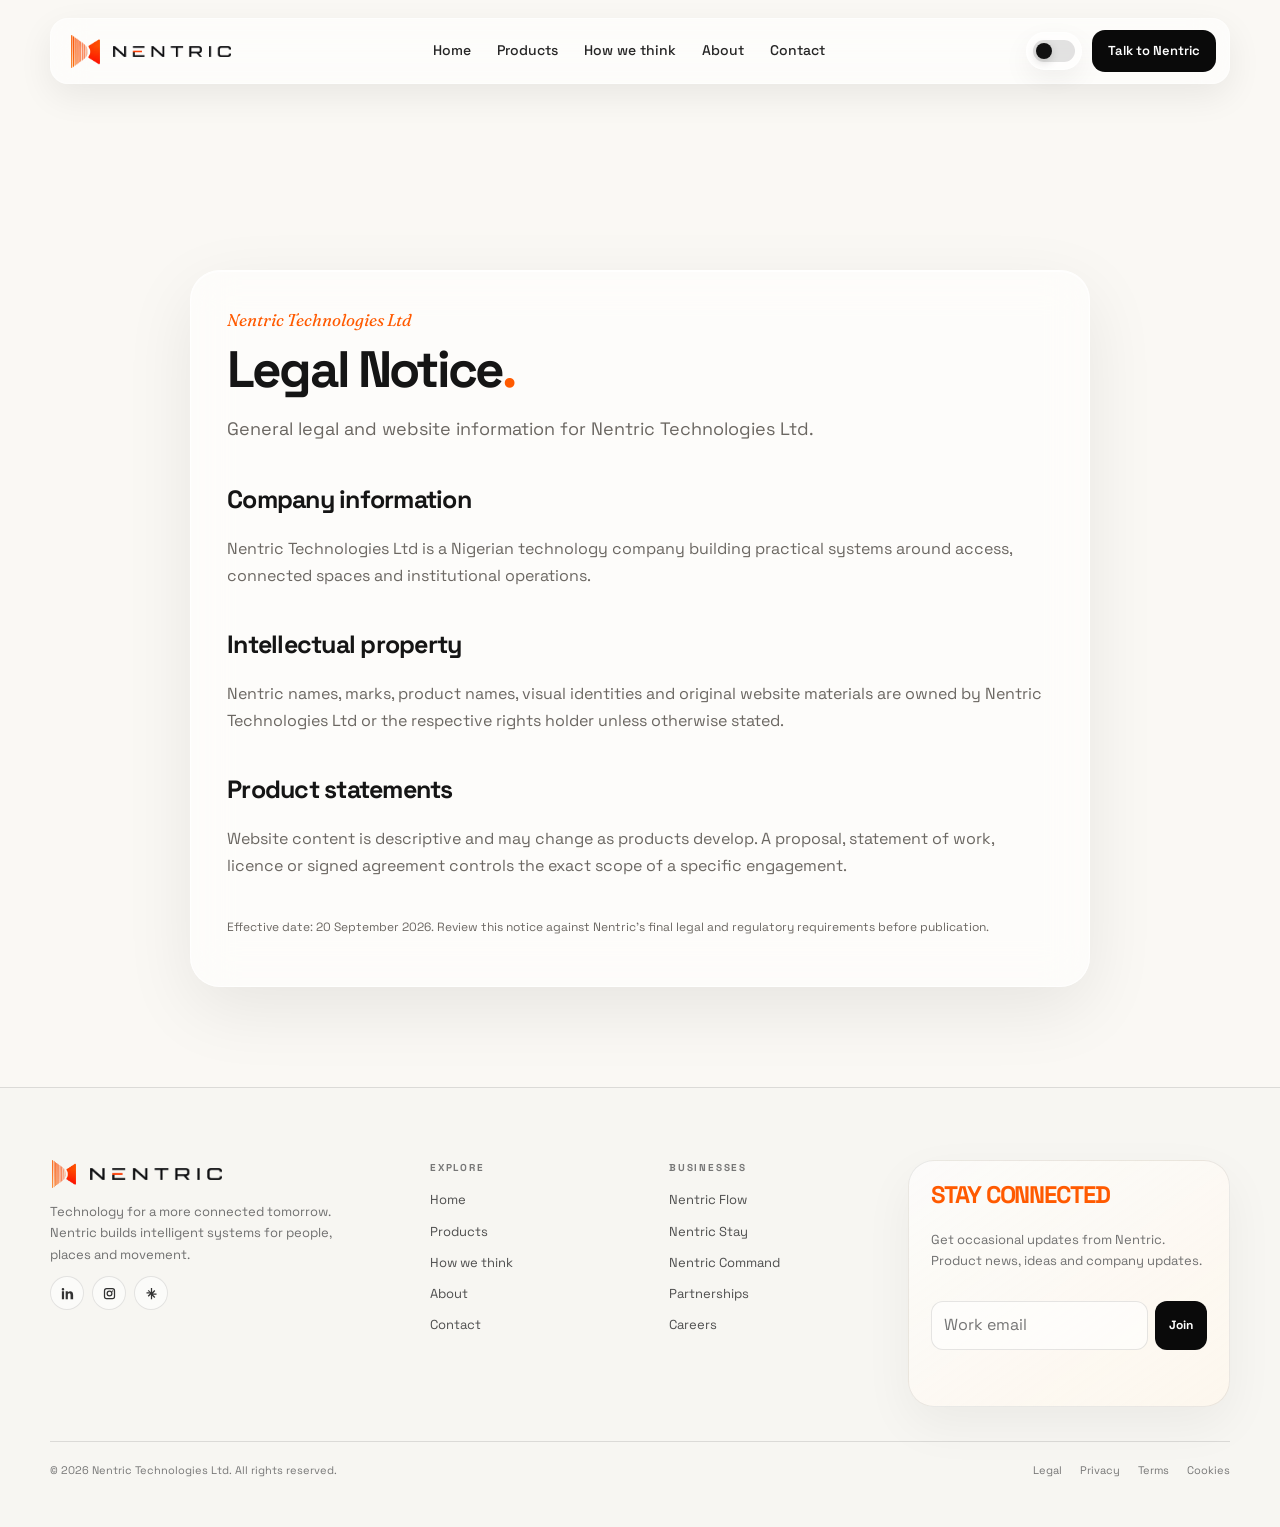
<file: legal.html>
<!DOCTYPE html>

<html lang="en"><head><meta charset="utf-8"/><meta content="width=device-width,initial-scale=1" name="viewport"/><meta content="#0A0A0A" name="theme-color"/><title>Legal Notice | Nentric Technologies Ltd</title>
<link id="themeFavicon" rel="icon" type="image/png" sizes="64x64" href="assets/favicon-orange.png"/>
<link rel="apple-touch-icon" sizes="180x180" href="assets/apple-touch-icon.png"/>
<link href="https://fonts.googleapis.com" rel="preconnect"/>
<link crossorigin="" href="https://fonts.gstatic.com" rel="preconnect"/>
<link href="https://fonts.googleapis.com/css2?family=Space+Grotesk:wght@300;400;500;600;700&amp;family=Fraunces:ital,wght@0,500;1,500;1,600&amp;display=swap" rel="stylesheet"/>
<meta content="Nentric Technologies builds practical systems for access, connected spaces and institutional operations." name="description"/><link href="assets/product-site.css" rel="stylesheet"/><script>(function(){try{var d=localStorage.getItem('nentric-theme')==='dark';if(d)document.documentElement.classList.add('nentric-dark-preload');var f=document.getElementById('themeFavicon');if(f)f.href='assets/favicon-orange.png';}catch(e){}})();</script><style>html.nentric-dark-preload body{background:#080909!important;color:#f7f5f0!important}html.nentric-dark-preload .site-nav{background:rgba(18,18,18,.62)!important;border-color:rgba(255,255,255,.13)!important}html.nentric-dark-preload .nav-links a{color:#eee!important}html.nentric-dark-preload .nav-cta{background:#fff!important;color:#111!important}html.nentric-dark-preload .brand-wordmark{content:url(assets/nentric_wordmark_dark.png)!important}</style></head><body>
<header class="site-nav">
<a aria-label="Nentric Technologies home" class="brand-lockup" href="index.html">
<img alt="Nentric logo mark" class="brand-mark" decoding="async" src="assets/nentric_mark.png"/>
<img alt="Nentric" class="brand-wordmark" data-brand-wordmark="" data-dark="assets/nentric_wordmark_dark.png" data-light="assets/nentric_wordmark.png" decoding="async" src="assets/nentric_wordmark.png"/>
</a>
<nav aria-label="Primary navigation" class="nav-links">
<a href="index.html">Home</a>
<a href="products.html">Products</a>
<a href="index.html#thinking">How we think</a>
<a href="about.html">About</a>
<a href="contact.html">Contact</a>
</nav>
<div class="nav-actions">
<button aria-label="Switch to dark theme" aria-pressed="false" class="theme-toggle" id="themeToggle" type="button">
<span class="theme-track"><span class="theme-knob"></span></span>
</button>
<a class="nav-cta" href="contact.html">Talk to Nentric</a>
<button aria-expanded="false" aria-label="Open navigation" class="mobile-menu-toggle" id="mobileMenuToggle" type="button"><span></span><span></span><span></span></button>
</div>
</header>
<aside aria-hidden="true" aria-label="Mobile navigation" class="mobile-menu" id="mobileMenu">
<div class="mobile-menu-top"><span>NENTRIC TECHNOLOGIES</span><button aria-label="Close navigation" class="mobile-menu-close" id="mobileMenuClose" type="button">×</button></div>
<a href="index.html">Home</a><a href="products.html">Products</a><a href="index.html#thinking">How we think</a><a href="about.html">About</a><a href="contact.html">Contact</a>
<div class="mobile-menu-product-links"><a href="flow.html">Nentric Flow</a><a href="stay.html">Nentric Stay</a><a href="command.html">Nentric Command</a></div>
</aside>
<main class="product-page"><section class="section" style="padding-top:150px"><div class="shell"><article class="story-copy glass" data-reveal="" style="max-width:900px;margin:0 auto"><span class="eyebrow">Nentric Technologies Ltd</span><h1>Legal Notice<span style="color:var(--sunfire)">.</span></h3><p style="font-size:18px">General legal and website information for Nentric Technologies Ltd.</p><h2 style="font-size:25px;letter-spacing:-.03em;margin:36px 0 9px">Company information</h2><div style="color:var(--muted);line-height:1.75;font-size:15px"><p>Nentric Technologies Ltd is a Nigerian technology company building practical systems around access, connected spaces and institutional operations.</p></div><h2 style="font-size:25px;letter-spacing:-.03em;margin:36px 0 9px">Intellectual property</h2><div style="color:var(--muted);line-height:1.75;font-size:15px"><p>Nentric names, marks, product names, visual identities and original website materials are owned by Nentric Technologies Ltd or the respective rights holder unless otherwise stated.</p></div><h2 style="font-size:25px;letter-spacing:-.03em;margin:36px 0 9px">Product statements</h2><div style="color:var(--muted);line-height:1.75;font-size:15px"><p>Website content is descriptive and may change as products develop. A proposal, statement of work, licence or signed agreement controls the exact scope of a specific engagement.</p></div><p style="font-size:12px;color:var(--muted);margin-top:38px">Effective date: 20 September 2026. Review this notice against Nentric’s final legal and regulatory requirements before publication.</p></article></div></section></main>
<footer>
<div class="shell">
<div class="footer-grid">
<div class="footer-about">
<div class="footer-brand-row"><img alt="Nentric logo mark" class="brand-mark" decoding="async" src="assets/nentric_mark.png"/><img alt="Nentric" class="brand-wordmark" decoding="async" src="assets/nentric_wordmark.png"/></div>
<p>Technology for a more connected tomorrow. Nentric builds intelligent systems for people, places and movement.</p>
<div aria-label="Social media" class="footer-socials">
<a aria-label="LinkedIn" href="https://www.linkedin.com/company/nentric-tech" rel="noopener noreferrer" target="_blank"><svg viewbox="0 0 24 24"><path d="M6.5 8.5H3V21h3.5V8.5ZM4.75 3A2.05 2.05 0 1 0 4.75 7.1 2.05 2.05 0 0 0 4.75 3ZM21 13.85c0-3.8-2.03-5.57-4.74-5.57-2.18 0-3.15 1.2-3.69 2.04v-1.82H9.08V21h3.49v-6.19c0-1.63.31-3.2 2.32-3.2 1.97 0 1.99 1.85 1.99 3.3V21H21v-7.15Z"></path></svg></a>
<a aria-label="Instagram" href="https://www.instagram.com/techbynentric" rel="noopener noreferrer" target="_blank"><svg viewbox="0 0 24 24"><path d="M7.4 3h9.2A4.4 4.4 0 0 1 21 7.4v9.2a4.4 4.4 0 0 1-4.4 4.4H7.4A4.4 4.4 0 0 1 3 16.6V7.4A4.4 4.4 0 0 1 7.4 3Zm0 2A2.4 2.4 0 0 0 5 7.4v9.2A2.4 2.4 0 0 0 7.4 19h9.2a2.4 2.4 0 0 0 2.4-2.4V7.4A2.4 2.4 0 0 0 16.6 5H7.4Zm4.6 2.2A4.8 4.8 0 1 1 7.2 12 4.8 4.8 0 0 1 12 7.2Zm0 2A2.8 2.8 0 1 0 14.8 12 2.8 2.8 0 0 0 12 9.2Zm5-2.25a1.1 1.1 0 1 1-1.1 1.1 1.1 0 0 1-1.1-1.1 1.1 1.1 0 0 1 1.1-1.1Z"></path></svg></a>
<a aria-label="Linktree" href="https://linktr.ee/nentric" rel="noopener noreferrer" target="_blank"><svg viewbox="0 0 24 24"><path d="M11 3h2v7.17l3.6-3.6 1.41 1.42L14.41 12H20v2h-5.59l3.6 3.6-1.41 1.41-3.6-3.6V21h-2v-7.59l-3.6 3.6-1.41-1.41 3.6-3.6H4v-2h5.59L6 7.99 7.41 6.57 11 10.17V3Z"></path></svg></a>
</div>
</div>
<div class="footer-column"><div class="footer-kicker">Explore</div><a href="index.html">Home</a><a href="products.html">Products</a><a href="index.html#thinking">How we think</a><a href="about.html">About</a><a href="contact.html">Contact</a></div>
<div class="footer-column"><div class="footer-kicker">Businesses</div><a href="flow.html">Nentric Flow</a><a href="stay.html">Nentric Stay</a><a href="command.html">Nentric Command</a><a href="contact.html">Partnerships</a><a href="contact.html">Careers</a></div>
<div class="footer-column"><div class="footer-kicker newsletter-title" style="font-size:24px!important;line-height:1.02!important;letter-spacing:-.045em!important;color:var(--sunfire)!important;margin-bottom:12px!important">Stay connected</div><p class="newsletter-copy">Get occasional updates from Nentric. Product news, ideas and company updates.</p><form class="newsletter-form" data-newsletter=""><input aria-label="Work email" name="newsletterEmail" placeholder="Work email" required="" type="email"/><button type="submit">Join</button></form><div aria-live="polite" class="newsletter-success"></div></div>
</div>
<div class="footer-bottom"><small>© 2026 Nentric Technologies Ltd. All rights reserved.</small><div class="footer-legal"><a href="legal.html">Legal</a><a href="privacy.html">Privacy</a><a href="terms.html">Terms</a><a href="cookies.html">Cookies</a></div></div>
</div>
</footer>
<script defer="" src="assets/product-site.js"></script></body></html>
</file>
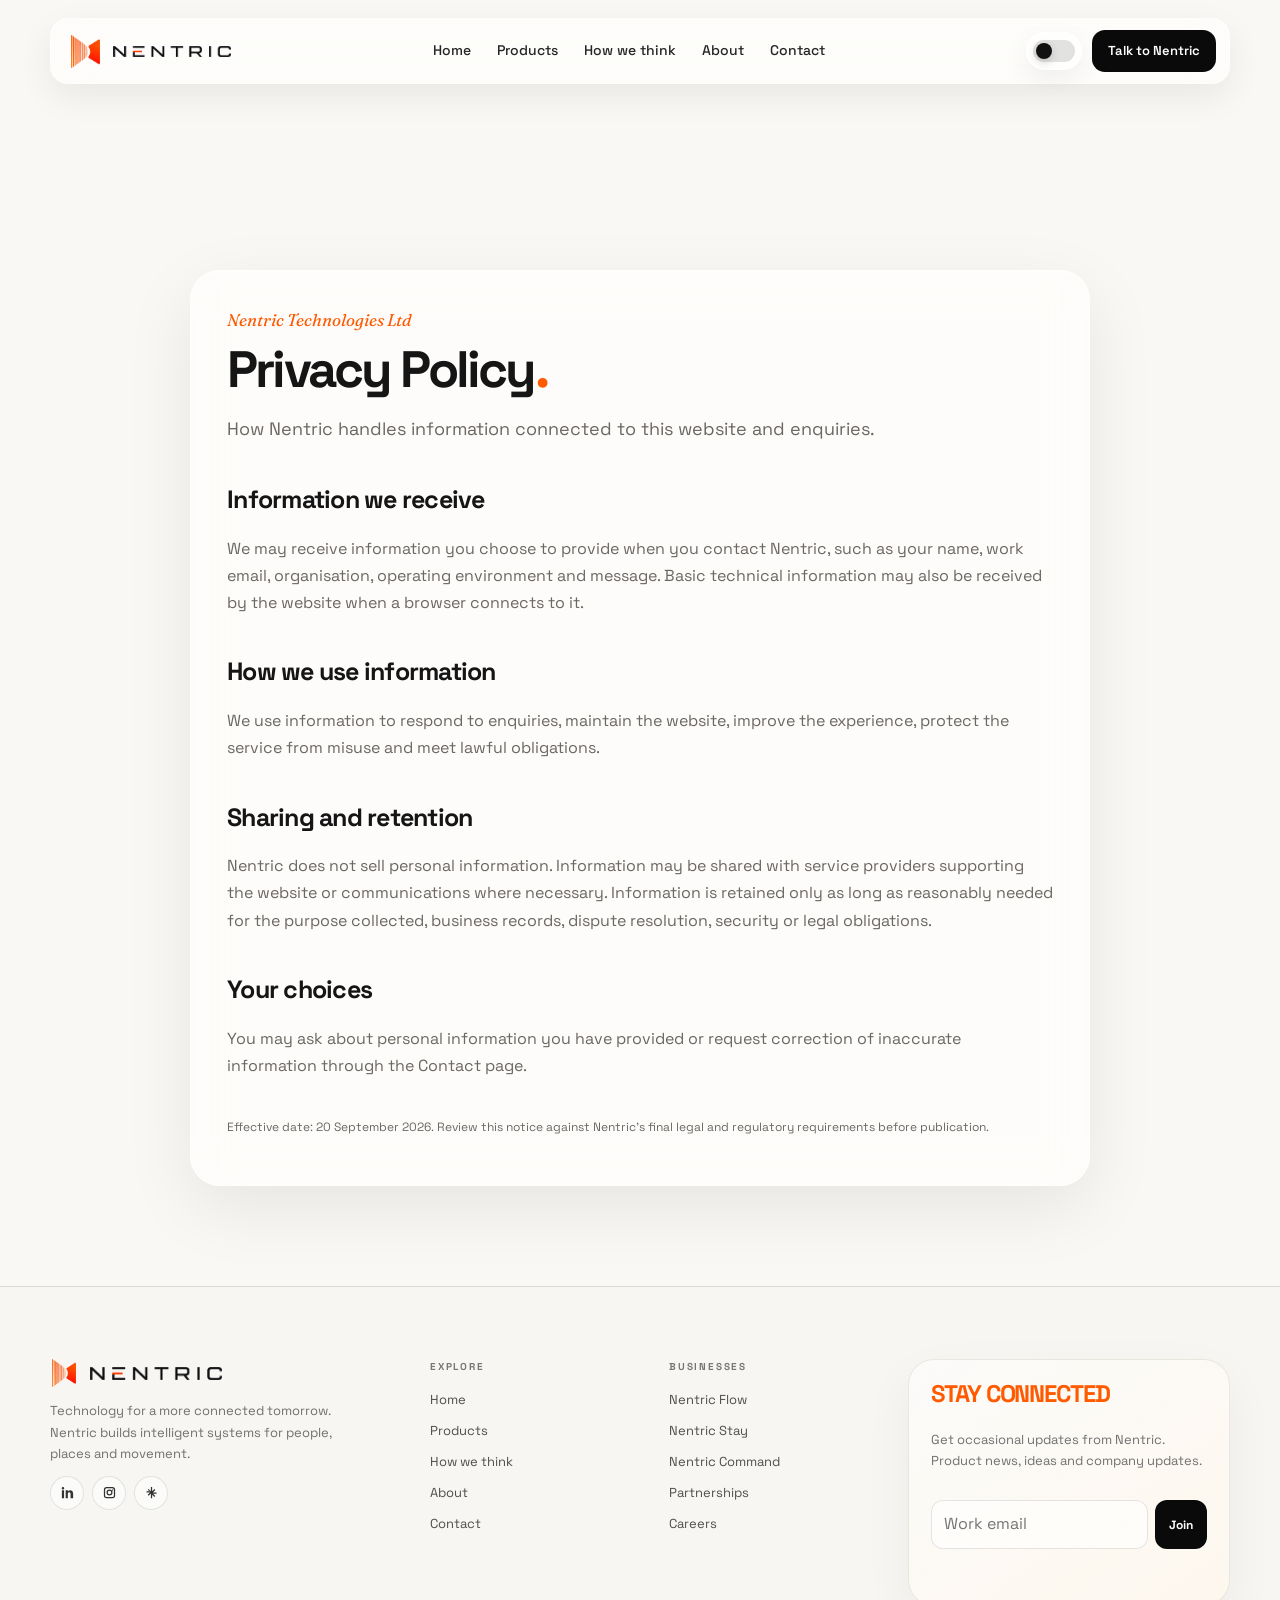
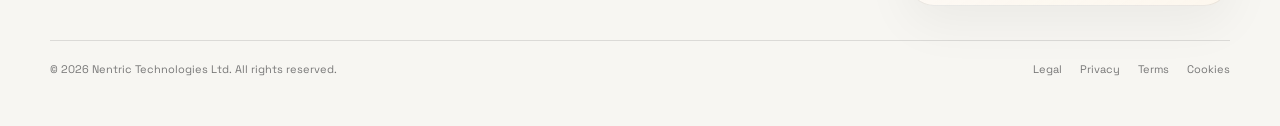
<file: privacy.html>
<!DOCTYPE html>

<html lang="en"><head><meta charset="utf-8"/><meta content="width=device-width,initial-scale=1" name="viewport"/><meta content="#0A0A0A" name="theme-color"/><title>Privacy Policy | Nentric Technologies Ltd</title>
<link id="themeFavicon" rel="icon" type="image/png" sizes="64x64" href="assets/favicon-orange.png"/>
<link rel="apple-touch-icon" sizes="180x180" href="assets/apple-touch-icon.png"/>
<link href="https://fonts.googleapis.com" rel="preconnect"/>
<link crossorigin="" href="https://fonts.gstatic.com" rel="preconnect"/>
<link href="https://fonts.googleapis.com/css2?family=Space+Grotesk:wght@300;400;500;600;700&amp;family=Fraunces:ital,wght@0,500;1,500;1,600&amp;display=swap" rel="stylesheet"/>
<meta content="Nentric Technologies builds practical systems for access, connected spaces and institutional operations." name="description"/><link href="assets/product-site.css" rel="stylesheet"/><script>(function(){try{var d=localStorage.getItem('nentric-theme')==='dark';if(d)document.documentElement.classList.add('nentric-dark-preload');var f=document.getElementById('themeFavicon');if(f)f.href='assets/favicon-orange.png';}catch(e){}})();</script><style>html.nentric-dark-preload body{background:#080909!important;color:#f7f5f0!important}html.nentric-dark-preload .site-nav{background:rgba(18,18,18,.62)!important;border-color:rgba(255,255,255,.13)!important}html.nentric-dark-preload .nav-links a{color:#eee!important}html.nentric-dark-preload .nav-cta{background:#fff!important;color:#111!important}html.nentric-dark-preload .brand-wordmark{content:url(assets/nentric_wordmark_dark.png)!important}</style></head><body>
<header class="site-nav">
<a aria-label="Nentric Technologies home" class="brand-lockup" href="index.html">
<img alt="Nentric logo mark" class="brand-mark" decoding="async" src="assets/nentric_mark.png"/>
<img alt="Nentric" class="brand-wordmark" data-brand-wordmark="" data-dark="assets/nentric_wordmark_dark.png" data-light="assets/nentric_wordmark.png" decoding="async" src="assets/nentric_wordmark.png"/>
</a>
<nav aria-label="Primary navigation" class="nav-links">
<a href="index.html">Home</a>
<a href="products.html">Products</a>
<a href="index.html#thinking">How we think</a>
<a href="about.html">About</a>
<a href="contact.html">Contact</a>
</nav>
<div class="nav-actions">
<button aria-label="Switch to dark theme" aria-pressed="false" class="theme-toggle" id="themeToggle" type="button">
<span class="theme-track"><span class="theme-knob"></span></span>
</button>
<a class="nav-cta" href="contact.html">Talk to Nentric</a>
<button aria-expanded="false" aria-label="Open navigation" class="mobile-menu-toggle" id="mobileMenuToggle" type="button"><span></span><span></span><span></span></button>
</div>
</header>
<aside aria-hidden="true" aria-label="Mobile navigation" class="mobile-menu" id="mobileMenu">
<div class="mobile-menu-top"><span>NENTRIC TECHNOLOGIES</span><button aria-label="Close navigation" class="mobile-menu-close" id="mobileMenuClose" type="button">×</button></div>
<a href="index.html">Home</a><a href="products.html">Products</a><a href="index.html#thinking">How we think</a><a href="about.html">About</a><a href="contact.html">Contact</a>
<div class="mobile-menu-product-links"><a href="flow.html">Nentric Flow</a><a href="stay.html">Nentric Stay</a><a href="command.html">Nentric Command</a></div>
</aside>
<main class="product-page"><section class="section" style="padding-top:150px"><div class="shell"><article class="story-copy glass" data-reveal="" style="max-width:900px;margin:0 auto"><span class="eyebrow">Nentric Technologies Ltd</span><h1>Privacy Policy<span style="color:var(--sunfire)">.</span></h3><p style="font-size:18px">How Nentric handles information connected to this website and enquiries.</p><h2 style="font-size:25px;letter-spacing:-.03em;margin:36px 0 9px">Information we receive</h2><div style="color:var(--muted);line-height:1.75;font-size:15px"><p>We may receive information you choose to provide when you contact Nentric, such as your name, work email, organisation, operating environment and message. Basic technical information may also be received by the website when a browser connects to it.</p></div><h2 style="font-size:25px;letter-spacing:-.03em;margin:36px 0 9px">How we use information</h2><div style="color:var(--muted);line-height:1.75;font-size:15px"><p>We use information to respond to enquiries, maintain the website, improve the experience, protect the service from misuse and meet lawful obligations.</p></div><h2 style="font-size:25px;letter-spacing:-.03em;margin:36px 0 9px">Sharing and retention</h2><div style="color:var(--muted);line-height:1.75;font-size:15px"><p>Nentric does not sell personal information. Information may be shared with service providers supporting the website or communications where necessary. Information is retained only as long as reasonably needed for the purpose collected, business records, dispute resolution, security or legal obligations.</p></div><h2 style="font-size:25px;letter-spacing:-.03em;margin:36px 0 9px">Your choices</h2><div style="color:var(--muted);line-height:1.75;font-size:15px"><p>You may ask about personal information you have provided or request correction of inaccurate information through the Contact page.</p></div><p style="font-size:12px;color:var(--muted);margin-top:38px">Effective date: 20 September 2026. Review this notice against Nentric’s final legal and regulatory requirements before publication.</p></article></div></section></main>
<footer>
<div class="shell">
<div class="footer-grid">
<div class="footer-about">
<div class="footer-brand-row"><img alt="Nentric logo mark" class="brand-mark" decoding="async" src="assets/nentric_mark.png"/><img alt="Nentric" class="brand-wordmark" decoding="async" src="assets/nentric_wordmark.png"/></div>
<p>Technology for a more connected tomorrow. Nentric builds intelligent systems for people, places and movement.</p>
<div aria-label="Social media" class="footer-socials">
<a aria-label="LinkedIn" href="https://www.linkedin.com/company/nentric-tech" rel="noopener noreferrer" target="_blank"><svg viewbox="0 0 24 24"><path d="M6.5 8.5H3V21h3.5V8.5ZM4.75 3A2.05 2.05 0 1 0 4.75 7.1 2.05 2.05 0 0 0 4.75 3ZM21 13.85c0-3.8-2.03-5.57-4.74-5.57-2.18 0-3.15 1.2-3.69 2.04v-1.82H9.08V21h3.49v-6.19c0-1.63.31-3.2 2.32-3.2 1.97 0 1.99 1.85 1.99 3.3V21H21v-7.15Z"></path></svg></a>
<a aria-label="Instagram" href="https://www.instagram.com/techbynentric" rel="noopener noreferrer" target="_blank"><svg viewbox="0 0 24 24"><path d="M7.4 3h9.2A4.4 4.4 0 0 1 21 7.4v9.2a4.4 4.4 0 0 1-4.4 4.4H7.4A4.4 4.4 0 0 1 3 16.6V7.4A4.4 4.4 0 0 1 7.4 3Zm0 2A2.4 2.4 0 0 0 5 7.4v9.2A2.4 2.4 0 0 0 7.4 19h9.2a2.4 2.4 0 0 0 2.4-2.4V7.4A2.4 2.4 0 0 0 16.6 5H7.4Zm4.6 2.2A4.8 4.8 0 1 1 7.2 12 4.8 4.8 0 0 1 12 7.2Zm0 2A2.8 2.8 0 1 0 14.8 12 2.8 2.8 0 0 0 12 9.2Zm5-2.25a1.1 1.1 0 1 1-1.1 1.1 1.1 0 0 1-1.1-1.1 1.1 1.1 0 0 1 1.1-1.1Z"></path></svg></a>
<a aria-label="Linktree" href="https://linktr.ee/nentric" rel="noopener noreferrer" target="_blank"><svg viewbox="0 0 24 24"><path d="M11 3h2v7.17l3.6-3.6 1.41 1.42L14.41 12H20v2h-5.59l3.6 3.6-1.41 1.41-3.6-3.6V21h-2v-7.59l-3.6 3.6-1.41-1.41 3.6-3.6H4v-2h5.59L6 7.99 7.41 6.57 11 10.17V3Z"></path></svg></a>
</div>
</div>
<div class="footer-column"><div class="footer-kicker">Explore</div><a href="index.html">Home</a><a href="products.html">Products</a><a href="index.html#thinking">How we think</a><a href="about.html">About</a><a href="contact.html">Contact</a></div>
<div class="footer-column"><div class="footer-kicker">Businesses</div><a href="flow.html">Nentric Flow</a><a href="stay.html">Nentric Stay</a><a href="command.html">Nentric Command</a><a href="contact.html">Partnerships</a><a href="contact.html">Careers</a></div>
<div class="footer-column"><div class="footer-kicker newsletter-title" style="font-size:24px!important;line-height:1.02!important;letter-spacing:-.045em!important;color:var(--sunfire)!important;margin-bottom:12px!important">Stay connected</div><p class="newsletter-copy">Get occasional updates from Nentric. Product news, ideas and company updates.</p><form class="newsletter-form" data-newsletter=""><input aria-label="Work email" name="newsletterEmail" placeholder="Work email" required="" type="email"/><button type="submit">Join</button></form><div aria-live="polite" class="newsletter-success"></div></div>
</div>
<div class="footer-bottom"><small>© 2026 Nentric Technologies Ltd. All rights reserved.</small><div class="footer-legal"><a href="legal.html">Legal</a><a href="privacy.html">Privacy</a><a href="terms.html">Terms</a><a href="cookies.html">Cookies</a></div></div>
</div>
</footer>
<script defer="" src="assets/product-site.js"></script></body></html>
</file>
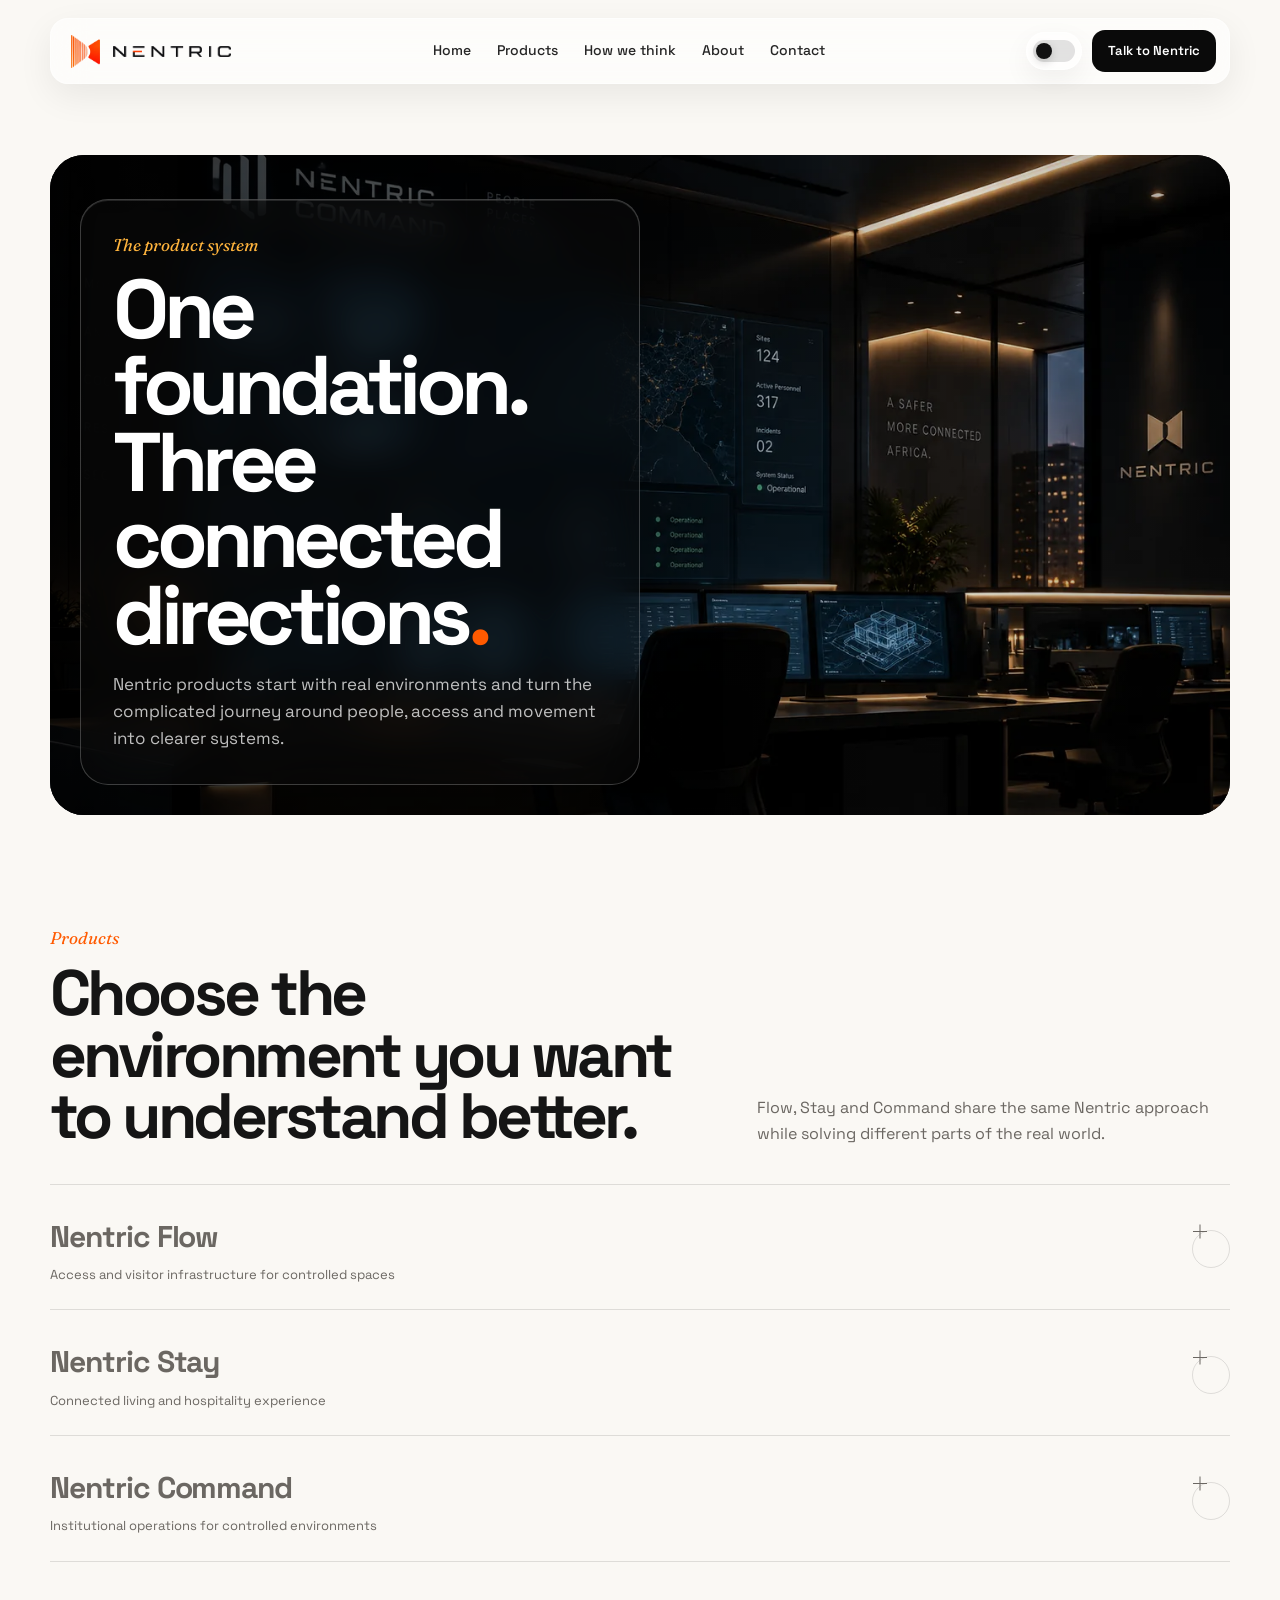
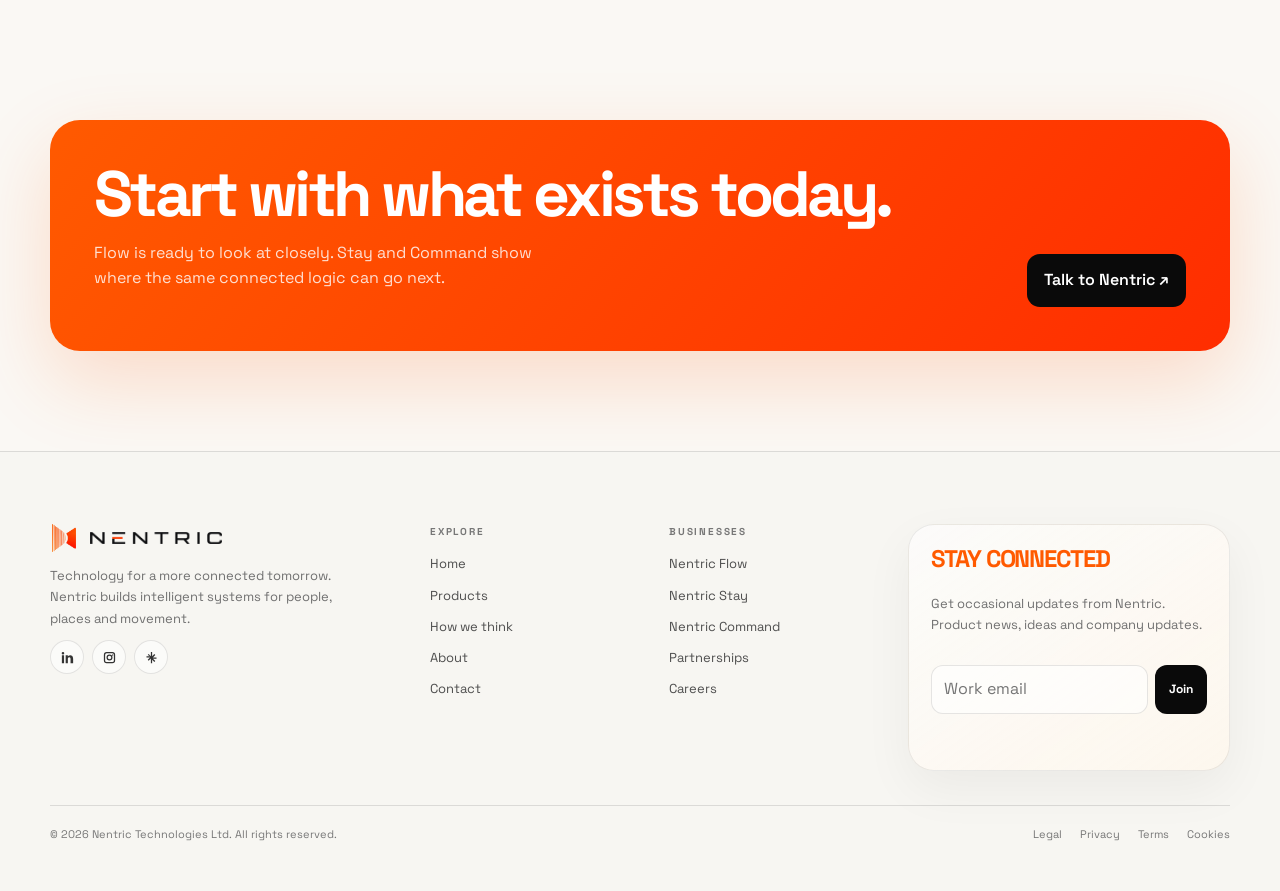
<file: products.html>
<!DOCTYPE html>

<html lang="en"><head><meta charset="utf-8"/><meta content="width=device-width,initial-scale=1" name="viewport"/><meta content="#0A0A0A" name="theme-color"/><title>Products | Nentric Technologies Ltd</title>
<link id="themeFavicon" rel="icon" type="image/png" sizes="64x64" href="assets/favicon-orange.png"/>
<link rel="apple-touch-icon" sizes="180x180" href="assets/apple-touch-icon.png"/>
<link href="https://fonts.googleapis.com" rel="preconnect"/>
<link crossorigin="" href="https://fonts.gstatic.com" rel="preconnect"/>
<link href="https://fonts.googleapis.com/css2?family=Space+Grotesk:wght@300;400;500;600;700&amp;family=Fraunces:ital,wght@0,500;1,500;1,600&amp;display=swap" rel="stylesheet"/>
<meta content="Nentric Technologies builds practical systems for access, connected spaces and institutional operations." name="description"/><link href="assets/product-site.css" rel="stylesheet"/><script>(function(){try{var d=localStorage.getItem('nentric-theme')==='dark';if(d)document.documentElement.classList.add('nentric-dark-preload');var f=document.getElementById('themeFavicon');if(f)f.href='assets/favicon-orange.png';}catch(e){}})();</script><style>html.nentric-dark-preload body{background:#080909!important;color:#f7f5f0!important}html.nentric-dark-preload .site-nav{background:rgba(18,18,18,.62)!important;border-color:rgba(255,255,255,.13)!important}html.nentric-dark-preload .nav-links a{color:#eee!important}html.nentric-dark-preload .nav-cta{background:#fff!important;color:#111!important}html.nentric-dark-preload .brand-wordmark{content:url(assets/nentric_wordmark_dark.png)!important}</style></head><body>
<header class="site-nav">
<a aria-label="Nentric Technologies home" class="brand-lockup" href="index.html">
<img alt="Nentric logo mark" class="brand-mark" decoding="async" src="assets/nentric_mark.png"/>
<img alt="Nentric" class="brand-wordmark" data-brand-wordmark="" data-dark="assets/nentric_wordmark_dark.png" data-light="assets/nentric_wordmark.png" decoding="async" src="assets/nentric_wordmark.png"/>
</a>
<nav aria-label="Primary navigation" class="nav-links">
<a href="index.html">Home</a>
<a href="products.html">Products</a>
<a href="index.html#thinking">How we think</a>
<a href="about.html">About</a>
<a href="contact.html">Contact</a>
</nav>
<div class="nav-actions">
<button aria-label="Switch to dark theme" aria-pressed="false" class="theme-toggle" id="themeToggle" type="button">
<span class="theme-track"><span class="theme-knob"></span></span>
</button>
<a class="nav-cta" href="contact.html">Talk to Nentric</a>
<button aria-expanded="false" aria-label="Open navigation" class="mobile-menu-toggle" id="mobileMenuToggle" type="button"><span></span><span></span><span></span></button>
</div>
</header>
<aside aria-hidden="true" aria-label="Mobile navigation" class="mobile-menu" id="mobileMenu">
<div class="mobile-menu-top"><span>NENTRIC TECHNOLOGIES</span><button aria-label="Close navigation" class="mobile-menu-close" id="mobileMenuClose" type="button">×</button></div>
<a href="index.html">Home</a><a href="products.html">Products</a><a href="index.html#thinking">How we think</a><a href="about.html">About</a><a href="contact.html">Contact</a>
<div class="mobile-menu-product-links"><a href="flow.html">Nentric Flow</a><a href="stay.html">Nentric Stay</a><a href="command.html">Nentric Command</a></div>
</aside>
<main class="product-page">
<section class="hero-wrap"><div class="shell"><div class="hero-frame"><img alt="Nentric connected environment" decoding="async" loading="lazy" src="assets/command-center.webp"/><div class="hero-panel" data-reveal=""><span class="eyebrow">The product system</span><h1>One foundation.<br/>Three connected directions<span style="color:var(--sunfire)">.</span></h1><p>Nentric products start with real environments and turn the complicated journey around people, access and movement into clearer systems.</p></div></div></div></section>
<section class="section"><div class="shell"><div class="section-head" data-reveal=""><div><span class="eyebrow">Products</span><h2>Choose the environment you want to understand better.</h2></div><p>Flow, Stay and Command share the same Nentric approach while solving different parts of the real world.</p></div><div class="accordion">
<article class="acc-item"><button class="acc-button" type="button"><span><strong>Nentric Flow</strong><span>Access and visitor infrastructure for controlled spaces</span></span><span class="acc-plus"></span></button><div class="acc-body"><div class="acc-inner"><div class="acc-copy"><h3>Access that moves.</h3><p>Invite, approve, verify and understand movement through a controlled space without turning every arrival into a phone call.</p><a class="page-cta-link" href="flow.html" style="display:inline-flex;padding:12px 15px;border-radius:12px;background:var(--onyx);color:#fff">Explore Flow ↗</a></div><div class="acc-image"><img alt="Nentric Flow at a gate" decoding="async" loading="lazy" src="assets/flow-gate.webp"/></div></div></div></article>
<article class="acc-item"><button class="acc-button" type="button"><span><strong>Nentric Stay</strong><span>Connected living and hospitality experience</span></span><span class="acc-plus"></span></button><div class="acc-body"><div class="acc-inner"><div class="acc-copy"><h3>Stay, connected.</h3><p>Bring guests, homes, services and the everyday experience around a property into one calmer layer.</p><a class="page-cta-link" href="stay.html" style="display:inline-flex;padding:12px 15px;border-radius:12px;background:var(--onyx);color:#fff">Explore Stay ↗</a></div><div class="acc-image"><img alt="Nentric Stay hospitality environment" decoding="async" loading="lazy" src="assets/stay-reception.webp"/></div></div></div></article>
<article class="acc-item"><button class="acc-button" type="button"><span><strong>Nentric Command</strong><span>Institutional operations for controlled environments</span></span><span class="acc-plus"></span></button><div class="acc-body"><div class="acc-inner"><div class="acc-copy"><h3>Institutions in motion.</h3><p>Connect people, authority, access, movement, responsibility and proof across complex institutions.</p><a class="page-cta-link" href="command.html" style="display:inline-flex;padding:12px 15px;border-radius:12px;background:var(--onyx);color:#fff">Explore Command ↗</a></div><div class="acc-image"><img alt="Nentric Command institution environment" decoding="async" loading="lazy" src="assets/command-products.webp"/></div></div></div></article>
</div></div></section>
<section class="section"><div class="shell"><div class="page-cta" data-reveal=""><div><h2>Start with what exists today.</h2><p>Flow is ready to look at closely. Stay and Command show where the same connected logic can go next.</p></div><a href="contact.html">Talk to Nentric ↗</a></div></div></section>
</main>
<footer>
<div class="shell">
<div class="footer-grid">
<div class="footer-about">
<div class="footer-brand-row"><img alt="Nentric logo mark" class="brand-mark" decoding="async" src="assets/nentric_mark.png"/><img alt="Nentric" class="brand-wordmark" decoding="async" src="assets/nentric_wordmark.png"/></div>
<p>Technology for a more connected tomorrow. Nentric builds intelligent systems for people, places and movement.</p>
<div aria-label="Social media" class="footer-socials">
<a aria-label="LinkedIn" href="https://www.linkedin.com/company/nentric-tech" rel="noopener noreferrer" target="_blank"><svg viewbox="0 0 24 24"><path d="M6.5 8.5H3V21h3.5V8.5ZM4.75 3A2.05 2.05 0 1 0 4.75 7.1 2.05 2.05 0 0 0 4.75 3ZM21 13.85c0-3.8-2.03-5.57-4.74-5.57-2.18 0-3.15 1.2-3.69 2.04v-1.82H9.08V21h3.49v-6.19c0-1.63.31-3.2 2.32-3.2 1.97 0 1.99 1.85 1.99 3.3V21H21v-7.15Z"></path></svg></a>
<a aria-label="Instagram" href="https://www.instagram.com/techbynentric" rel="noopener noreferrer" target="_blank"><svg viewbox="0 0 24 24"><path d="M7.4 3h9.2A4.4 4.4 0 0 1 21 7.4v9.2a4.4 4.4 0 0 1-4.4 4.4H7.4A4.4 4.4 0 0 1 3 16.6V7.4A4.4 4.4 0 0 1 7.4 3Zm0 2A2.4 2.4 0 0 0 5 7.4v9.2A2.4 2.4 0 0 0 7.4 19h9.2a2.4 2.4 0 0 0 2.4-2.4V7.4A2.4 2.4 0 0 0 16.6 5H7.4Zm4.6 2.2A4.8 4.8 0 1 1 7.2 12 4.8 4.8 0 0 1 12 7.2Zm0 2A2.8 2.8 0 1 0 14.8 12 2.8 2.8 0 0 0 12 9.2Zm5-2.25a1.1 1.1 0 1 1-1.1 1.1 1.1 0 0 1-1.1-1.1 1.1 1.1 0 0 1 1.1-1.1Z"></path></svg></a>
<a aria-label="Linktree" href="https://linktr.ee/nentric" rel="noopener noreferrer" target="_blank"><svg viewbox="0 0 24 24"><path d="M11 3h2v7.17l3.6-3.6 1.41 1.42L14.41 12H20v2h-5.59l3.6 3.6-1.41 1.41-3.6-3.6V21h-2v-7.59l-3.6 3.6-1.41-1.41 3.6-3.6H4v-2h5.59L6 7.99 7.41 6.57 11 10.17V3Z"></path></svg></a>
</div>
</div>
<div class="footer-column"><div class="footer-kicker">Explore</div><a href="index.html">Home</a><a href="products.html">Products</a><a href="index.html#thinking">How we think</a><a href="about.html">About</a><a href="contact.html">Contact</a></div>
<div class="footer-column"><div class="footer-kicker">Businesses</div><a href="flow.html">Nentric Flow</a><a href="stay.html">Nentric Stay</a><a href="command.html">Nentric Command</a><a href="contact.html">Partnerships</a><a href="contact.html">Careers</a></div>
<div class="footer-column"><div class="footer-kicker newsletter-title" style="font-size:24px!important;line-height:1.02!important;letter-spacing:-.045em!important;color:var(--sunfire)!important;margin-bottom:12px!important">Stay connected</div><p class="newsletter-copy">Get occasional updates from Nentric. Product news, ideas and company updates.</p><form class="newsletter-form" data-newsletter=""><input aria-label="Work email" name="newsletterEmail" placeholder="Work email" required="" type="email"/><button type="submit">Join</button></form><div aria-live="polite" class="newsletter-success"></div></div>
</div>
<div class="footer-bottom"><small>© 2026 Nentric Technologies Ltd. All rights reserved.</small><div class="footer-legal"><a href="legal.html">Legal</a><a href="privacy.html">Privacy</a><a href="terms.html">Terms</a><a href="cookies.html">Cookies</a></div></div>
</div>
</footer>
<script defer="" src="assets/product-site.js"></script></body></html>
</file>
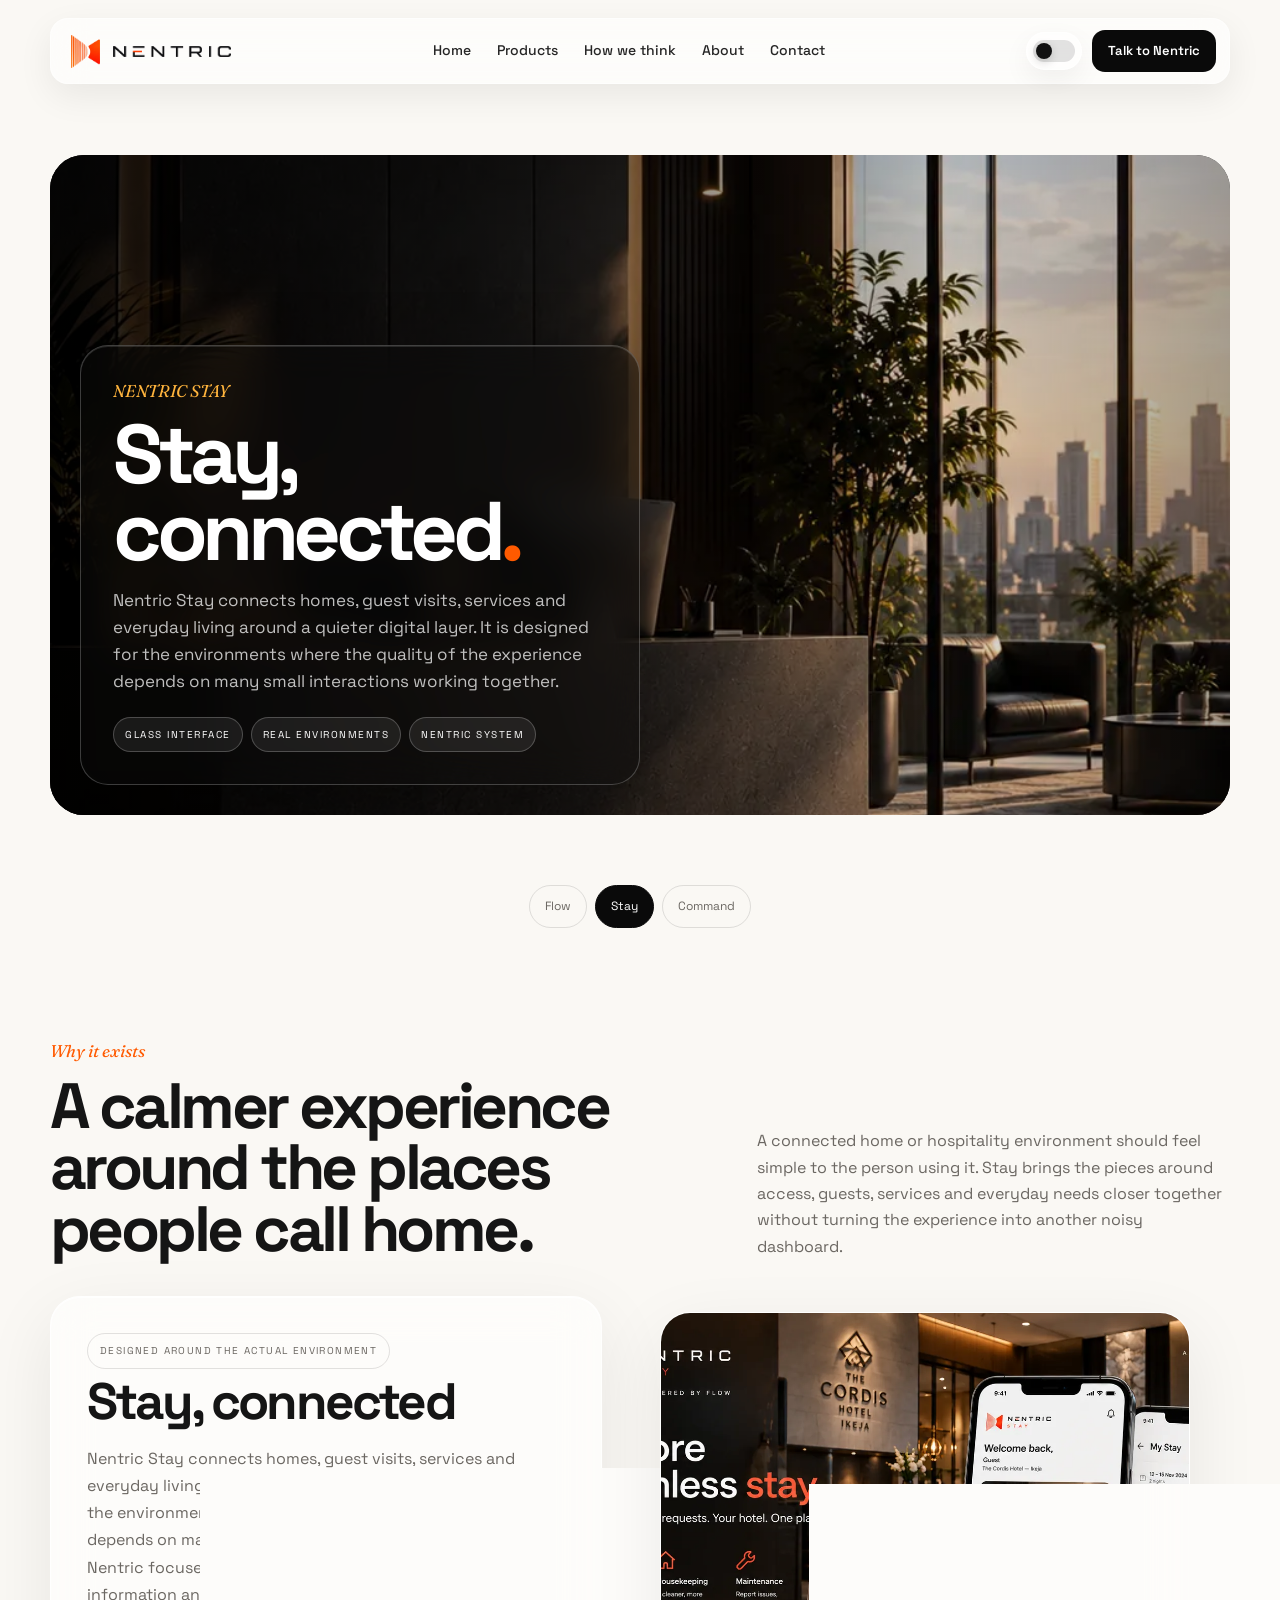
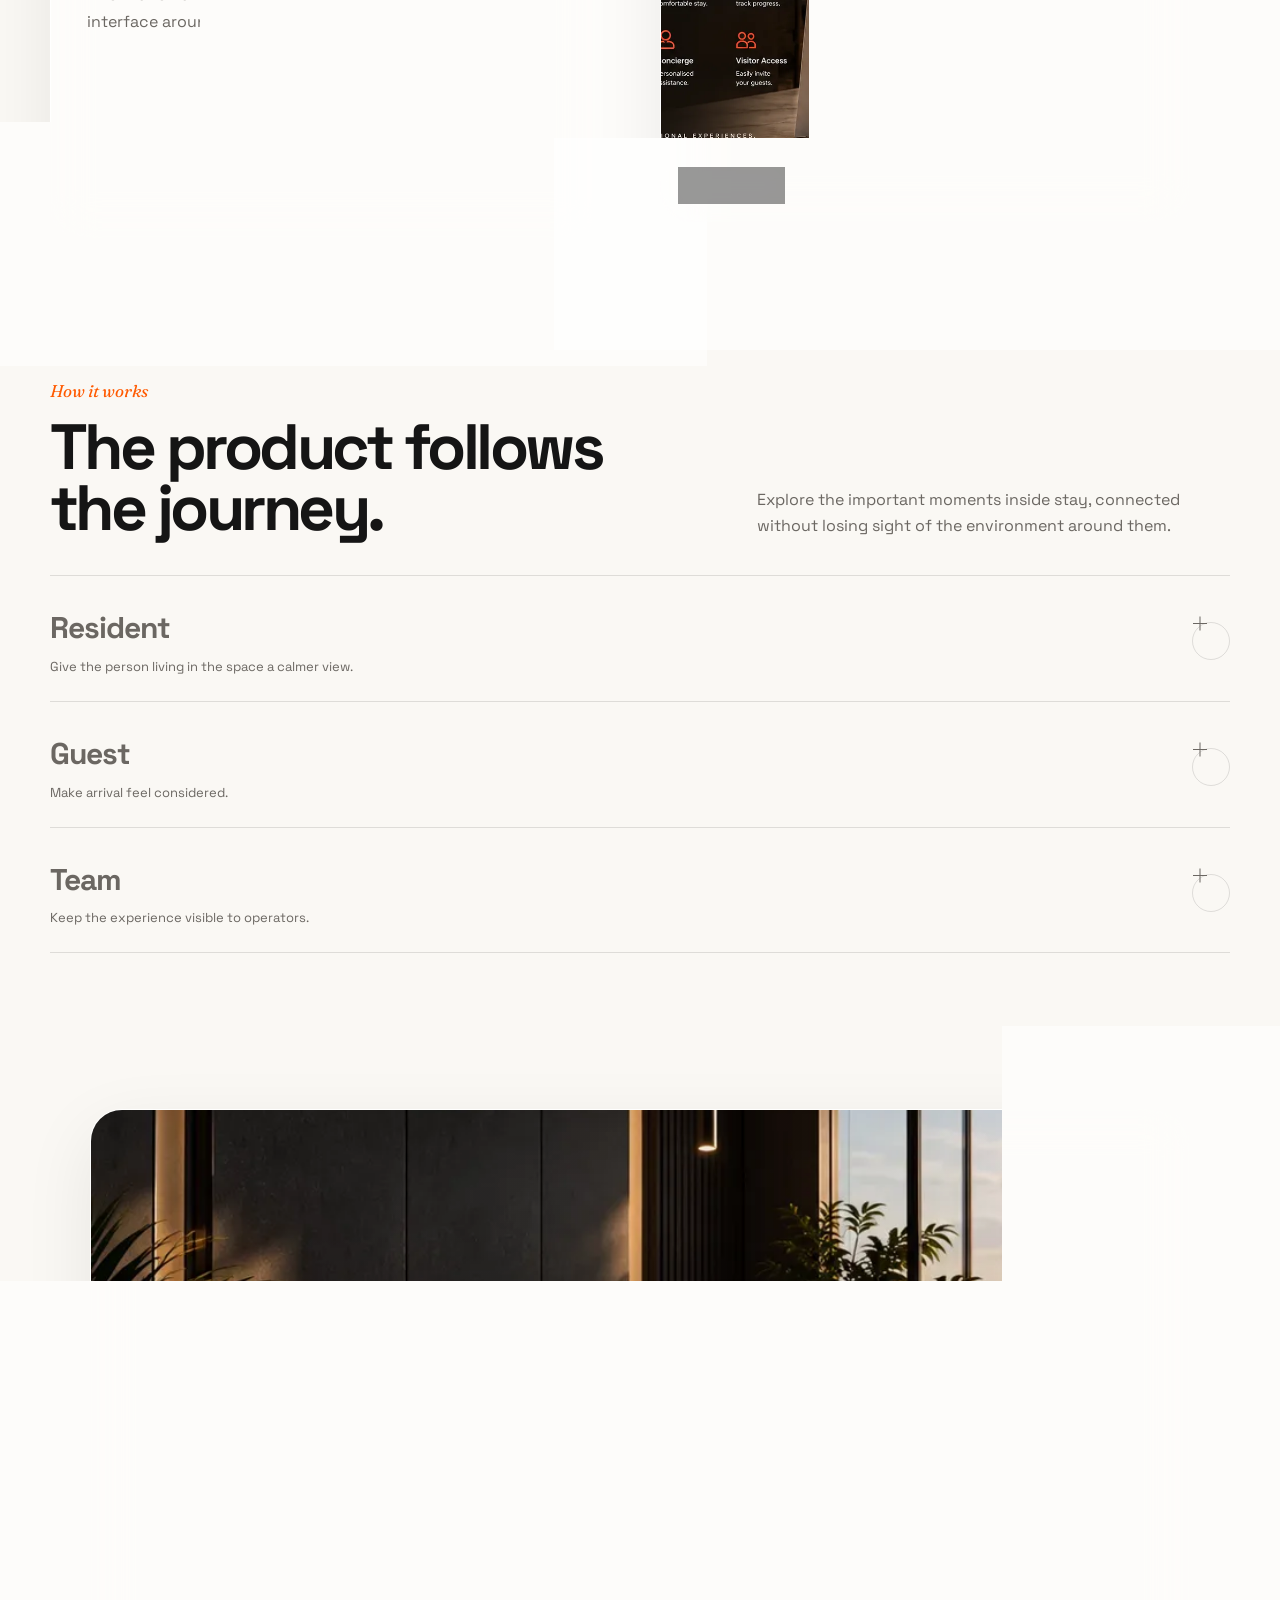
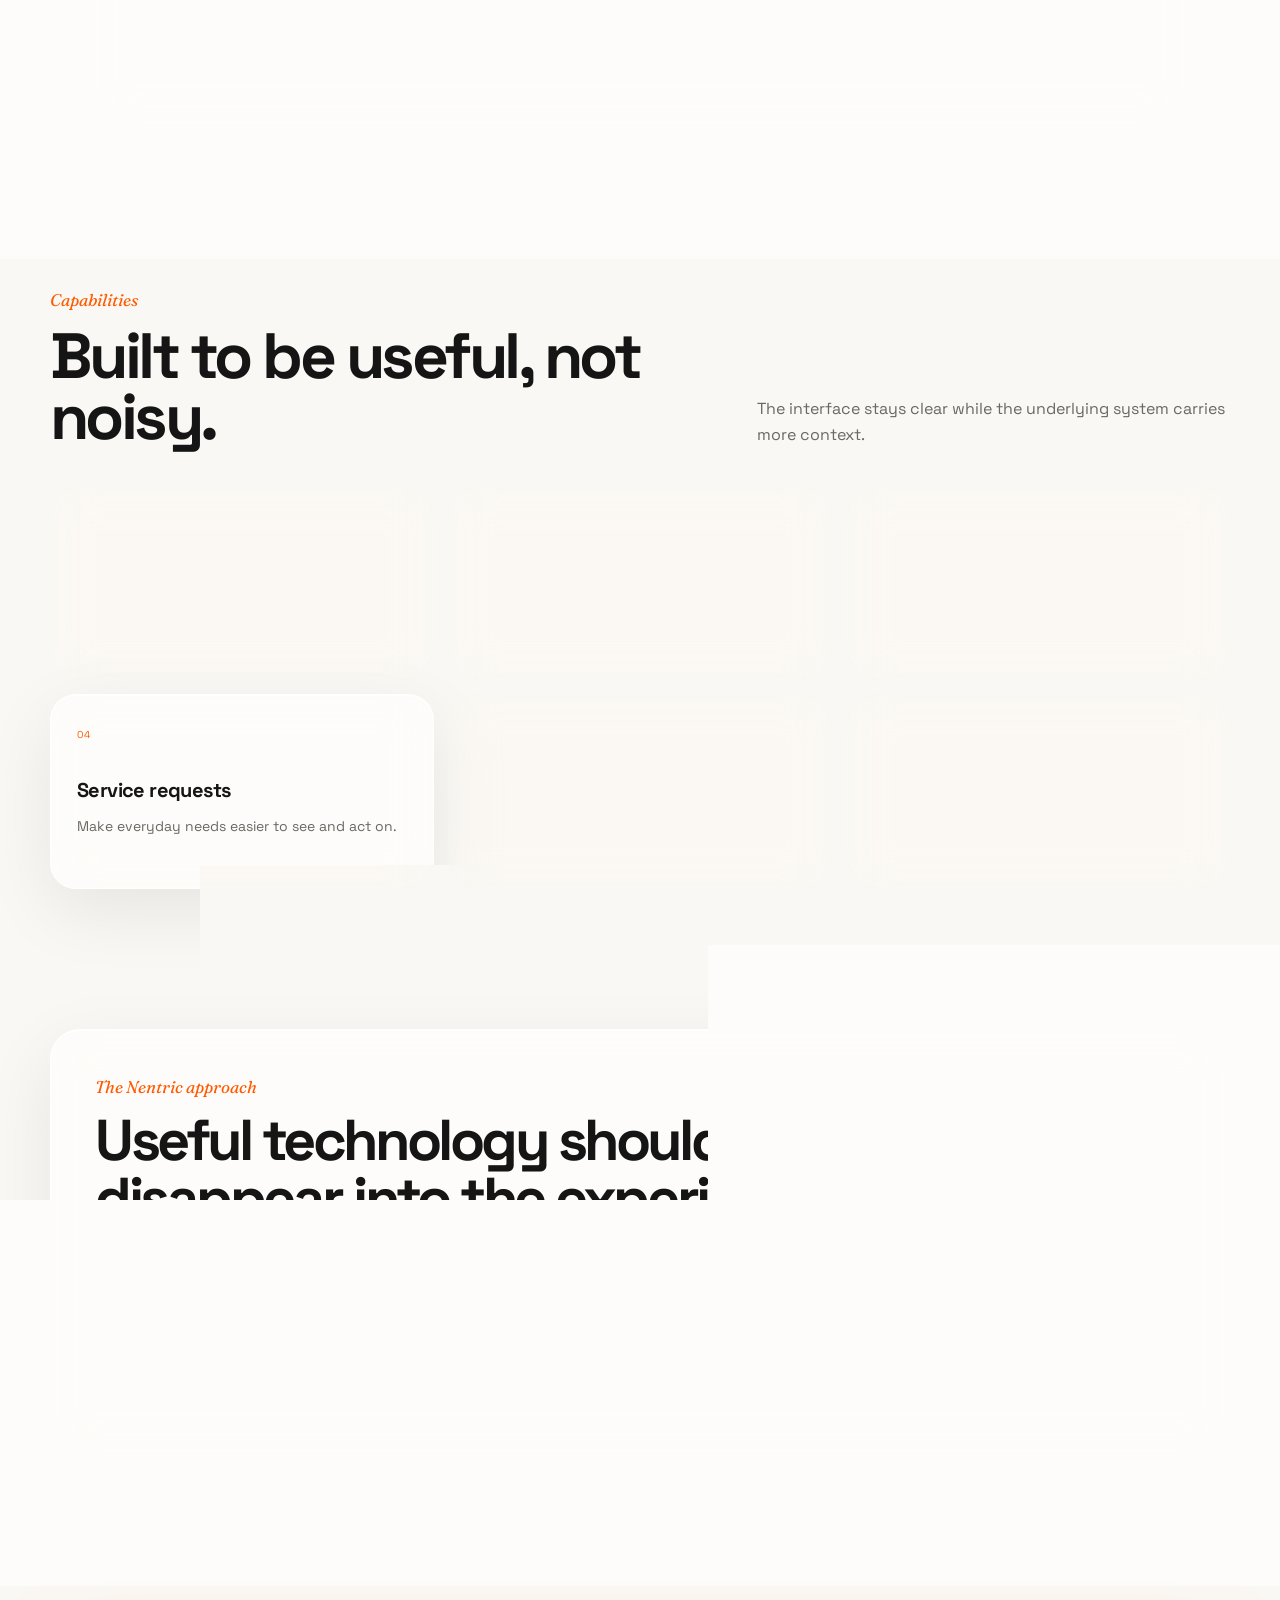
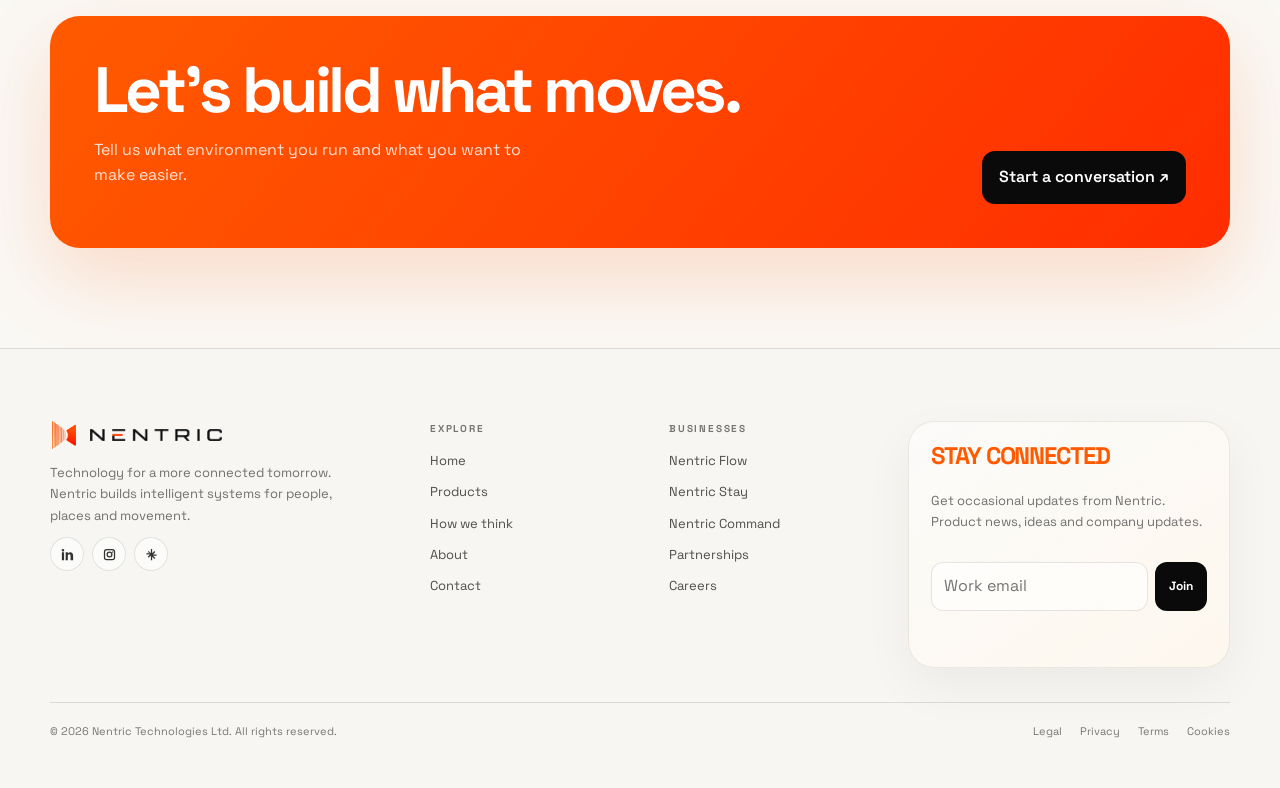
<file: stay.html>
<!DOCTYPE html>

<html lang="en"><head><meta charset="utf-8"/><meta content="width=device-width,initial-scale=1" name="viewport"/><meta content="#0A0A0A" name="theme-color"/><title>Nentric Stay, connected | Nentric Technologies Ltd</title>
<link id="themeFavicon" rel="icon" type="image/png" sizes="64x64" href="assets/favicon-orange.png"/>
<link rel="apple-touch-icon" sizes="180x180" href="assets/apple-touch-icon.png"/>
<link href="https://fonts.googleapis.com" rel="preconnect"/>
<link crossorigin="" href="https://fonts.gstatic.com" rel="preconnect"/>
<link href="https://fonts.googleapis.com/css2?family=Space+Grotesk:wght@300;400;500;600;700&amp;family=Fraunces:ital,wght@0,500;1,500;1,600&amp;display=swap" rel="stylesheet"/>
<link as="image" fetchpriority="high" href="assets/stay-reception.webp" rel="preload"/>
<meta content="Nentric Technologies builds practical systems for access, connected spaces and institutional operations." name="description"/><link href="assets/product-site.css" rel="stylesheet"/><script>(function(){try{var d=localStorage.getItem('nentric-theme')==='dark';if(d)document.documentElement.classList.add('nentric-dark-preload');var f=document.getElementById('themeFavicon');if(f)f.href='assets/favicon-orange.png';}catch(e){}})();</script><style>html.nentric-dark-preload body{background:#080909!important;color:#f7f5f0!important}html.nentric-dark-preload .site-nav{background:rgba(18,18,18,.62)!important;border-color:rgba(255,255,255,.13)!important}html.nentric-dark-preload .nav-links a{color:#eee!important}html.nentric-dark-preload .nav-cta{background:#fff!important;color:#111!important}html.nentric-dark-preload .brand-wordmark{content:url(assets/nentric_wordmark_dark.png)!important}</style></head><body>
<header class="site-nav">
<a aria-label="Nentric Technologies home" class="brand-lockup" href="index.html">
<img alt="Nentric logo mark" class="brand-mark" decoding="async" fetchpriority="high" src="assets/nentric_mark.png"/>
<img alt="Nentric" class="brand-wordmark" data-brand-wordmark="" data-dark="assets/nentric_wordmark_dark.png" data-light="assets/nentric_wordmark.png" decoding="async" src="assets/nentric_wordmark.png"/>
</a>
<nav aria-label="Primary navigation" class="nav-links">
<a href="index.html">Home</a>
<a href="products.html">Products</a>
<a href="index.html#thinking">How we think</a>
<a href="about.html">About</a>
<a href="contact.html">Contact</a>
</nav>
<div class="nav-actions">
<button aria-label="Switch to dark theme" aria-pressed="false" class="theme-toggle" id="themeToggle" type="button">
<span class="theme-track"><span class="theme-knob"></span></span>
</button>
<a class="nav-cta" href="contact.html">Talk to Nentric</a>
<button aria-expanded="false" aria-label="Open navigation" class="mobile-menu-toggle" id="mobileMenuToggle" type="button"><span></span><span></span><span></span></button>
</div>
</header>
<aside aria-hidden="true" aria-label="Mobile navigation" class="mobile-menu" id="mobileMenu">
<div class="mobile-menu-top"><span>NENTRIC TECHNOLOGIES</span><button aria-label="Close navigation" class="mobile-menu-close" id="mobileMenuClose" type="button">×</button></div>
<a href="index.html">Home</a><a href="products.html">Products</a><a href="index.html#thinking">How we think</a><a href="about.html">About</a><a href="contact.html">Contact</a>
<div class="mobile-menu-product-links"><a href="flow.html">Nentric Flow</a><a href="stay.html">Nentric Stay</a><a href="command.html">Nentric Command</a></div>
</aside>
<main class="product-page">
<section class="hero-wrap"><div class="shell"><div class="hero-frame"><img alt="Stay / Living" decoding="async" loading="lazy" src="assets/stay-reception.webp"/><div class="hero-panel" data-reveal=""><span class="eyebrow">NENTRIC STAY</span><h1>Stay, connected<span style="color:var(--sunfire)">.</span></h1><p>Nentric Stay connects homes, guest visits, services and everyday living around a quieter digital layer. It is designed for the environments where the quality of the experience depends on many small interactions working together.</p><div class="hero-tags"><span class="hero-tag">Glass interface</span><span class="hero-tag">Real environments</span><span class="hero-tag">Nentric system</span></div></div></div></div></section>
<div aria-label="Nentric products" class="product-switcher shell"><a class="" href="flow.html">Flow</a><a class="active" href="stay.html">Stay</a><a class="" href="command.html">Command</a></div>
<section class="section"><div class="shell"><div class="section-head" data-reveal=""><div><span class="eyebrow">Why it exists</span><h2>A calmer experience around the places people call home.</h2></div><p>A connected home or hospitality environment should feel simple to the person using it. Stay brings the pieces around access, guests, services and everyday needs closer together without turning the experience into another noisy dashboard.</p></div><div class="story"><article class="story-copy glass" data-reveal=""><span class="story-note">Designed around the actual environment</span><h3>Stay, connected</h3><p>Nentric Stay connects homes, guest visits, services and everyday living around a quieter digital layer. It is designed for the environments where the quality of the experience depends on many small interactions working together. Nentric focuses on the points where people, permission, information and physical movement meet, then builds the interface around the sequence people actually experience.</p></article><figure class="story-media glass" data-reveal=""><img alt="Nentric stay system in practice" decoding="async" loading="lazy" src="assets/stay-app.webp"/><figcaption class="image-caption">Stay / Living</figcaption></figure></div></div></section>
<section class="section"><div class="shell"><div class="section-head" data-reveal=""><div><span class="eyebrow">How it works</span><h2>The product follows the journey.</h2></div><p>Explore the important moments inside stay, connected without losing sight of the environment around them.</p></div><div class="accordion"><article class="acc-item" data-reveal=""><button class="acc-button" type="button"><span><strong>Resident</strong><span>Give the person living in the space a calmer view.</span></span><span aria-hidden="true" class="acc-plus"></span></button><div class="acc-body"><div class="acc-inner"><div class="acc-copy"><h3>Give the person living in the space a calmer view.</h3><p>The resident can move between everyday access, guest context and the services around the home without jumping between disconnected systems.</p><div class="acc-list"><div><b>Who it helps</b><span>The people and teams around the environment.</span></div><div><b>Why it matters</b><span>Less uncertainty at the point where the real world changes state.</span></div></div></div><div class="acc-image"><img alt="Nentric Stay, connected resident" decoding="async" loading="lazy" src="assets/stay-resident-new.webp"/></div></div></div></article><article class="acc-item" data-reveal=""><button class="acc-button" type="button"><span><strong>Guest</strong><span>Make arrival feel considered.</span></span><span aria-hidden="true" class="acc-plus"></span></button><div class="acc-body"><div class="acc-inner"><div class="acc-copy"><h3>Make arrival feel considered.</h3><p>From invitation to arrival, Stay keeps the guest journey clear while giving the property team better context around the visit.</p><div class="acc-list"><div><b>Who it helps</b><span>The people and teams around the environment.</span></div><div><b>Why it matters</b><span>Less uncertainty at the point where the real world changes state.</span></div></div></div><div class="acc-image"><img alt="Nentric Stay, connected guest" decoding="async" loading="lazy" src="assets/stay-guest-new.webp"/></div></div></div></article><article class="acc-item" data-reveal=""><button class="acc-button" type="button"><span><strong>Team</strong><span>Keep the experience visible to operators.</span></span><span aria-hidden="true" class="acc-plus"></span></button><div class="acc-body"><div class="acc-inner"><div class="acc-copy"><h3>Keep the experience visible to operators.</h3><p>People managing a residence or hospitality environment get a clearer way to understand requests, visits and the moving parts around the property.</p><div class="acc-list"><div><b>Who it helps</b><span>The people and teams around the environment.</span></div><div><b>Why it matters</b><span>Less uncertainty at the point where the real world changes state.</span></div></div></div><div class="acc-image"><img alt="Nentric Stay, connected team" decoding="async" loading="lazy" src="assets/stay-team-new.webp"/></div></div></div></article></div></div></section>
<section class="section"><div class="shell"><figure class="real-world glass" data-reveal=""><img alt="Nentric stay in the real world" decoding="async" loading="lazy" src="assets/stay-reception.webp"/><div class="real-world-copy"><div><span class="eyebrow" style="color:var(--amber)">See it in the real world</span><h2>The technology stays quiet. The experience gets better.</h2></div><p>Stay is designed around the small moments that make a connected residence or hospitality environment feel considered.</p></div></figure></div></section>
<section class="section"><div class="shell"><div class="section-head" data-reveal=""><div><span class="eyebrow">Capabilities</span><h2>Built to be useful, not noisy.</h2></div><p>The interface stays clear while the underlying system carries more context.</p></div><div class="cap-grid"><article class="cap glass" data-reveal=""><small>01</small><h3>Connected living</h3><p>Bring everyday movement around the home into one layer.</p></article><article class="cap glass" data-reveal=""><small>02</small><h3>Guest experience</h3><p>Make arrival and service moments easier to navigate.</p></article><article class="cap glass" data-reveal=""><small>03</small><h3>Household access</h3><p>Keep the right people connected to the right property.</p></article><article class="cap glass" data-reveal=""><small>04</small><h3>Service requests</h3><p>Make everyday needs easier to see and act on.</p></article><article class="cap glass" data-reveal=""><small>05</small><h3>Property operations</h3><p>Give teams better context around the experience.</p></article><article class="cap glass" data-reveal=""><small>06</small><h3>One connected layer</h3><p>Reduce disconnected steps between people and place.</p></article></div></div></section>
<section class="section"><div class="shell"><div class="quote glass" data-reveal=""><span class="eyebrow">The Nentric approach</span><h2>Useful technology should disappear into the experience of the place.</h2><p>A connected home or hospitality environment should feel simple to the person using it. Stay brings the pieces around access, guests, services and everyday needs closer together without turning the experience into another noisy dashboard.</p></div></div></section>
<section class="section"><div class="shell"><div class="page-cta" data-reveal=""><div><h2>Let’s build what moves.</h2><p>Tell us what environment you run and what you want to make easier.</p></div><a href="contact.html">Start a conversation ↗</a></div></div></section>
</main>
<footer>
<div class="shell">
<div class="footer-grid">
<div class="footer-about">
<div class="footer-brand-row"><img alt="Nentric logo mark" class="brand-mark" decoding="async" src="assets/nentric_mark.png"/><img alt="Nentric" class="brand-wordmark" decoding="async" src="assets/nentric_wordmark.png"/></div>
<p>Technology for a more connected tomorrow. Nentric builds intelligent systems for people, places and movement.</p>
<div aria-label="Social media" class="footer-socials">
<a aria-label="LinkedIn" href="https://www.linkedin.com/company/nentric-tech" rel="noopener noreferrer" target="_blank"><svg viewbox="0 0 24 24"><path d="M6.5 8.5H3V21h3.5V8.5ZM4.75 3A2.05 2.05 0 1 0 4.75 7.1 2.05 2.05 0 0 0 4.75 3ZM21 13.85c0-3.8-2.03-5.57-4.74-5.57-2.18 0-3.15 1.2-3.69 2.04v-1.82H9.08V21h3.49v-6.19c0-1.63.31-3.2 2.32-3.2 1.97 0 1.99 1.85 1.99 3.3V21H21v-7.15Z"></path></svg></a>
<a aria-label="Instagram" href="https://www.instagram.com/techbynentric" rel="noopener noreferrer" target="_blank"><svg viewbox="0 0 24 24"><path d="M7.4 3h9.2A4.4 4.4 0 0 1 21 7.4v9.2a4.4 4.4 0 0 1-4.4 4.4H7.4A4.4 4.4 0 0 1 3 16.6V7.4A4.4 4.4 0 0 1 7.4 3Zm0 2A2.4 2.4 0 0 0 5 7.4v9.2A2.4 2.4 0 0 0 7.4 19h9.2a2.4 2.4 0 0 0 2.4-2.4V7.4A2.4 2.4 0 0 0 16.6 5H7.4Zm4.6 2.2A4.8 4.8 0 1 1 7.2 12 4.8 4.8 0 0 1 12 7.2Zm0 2A2.8 2.8 0 1 0 14.8 12 2.8 2.8 0 0 0 12 9.2Zm5-2.25a1.1 1.1 0 1 1-1.1 1.1 1.1 0 0 1-1.1-1.1 1.1 1.1 0 0 1 1.1-1.1Z"></path></svg></a>
<a aria-label="Linktree" href="https://linktr.ee/nentric" rel="noopener noreferrer" target="_blank"><svg viewbox="0 0 24 24"><path d="M11 3h2v7.17l3.6-3.6 1.41 1.42L14.41 12H20v2h-5.59l3.6 3.6-1.41 1.41-3.6-3.6V21h-2v-7.59l-3.6 3.6-1.41-1.41 3.6-3.6H4v-2h5.59L6 7.99 7.41 6.57 11 10.17V3Z"></path></svg></a>
</div>
</div>
<div class="footer-column"><div class="footer-kicker">Explore</div><a href="index.html">Home</a><a href="products.html">Products</a><a href="index.html#thinking">How we think</a><a href="about.html">About</a><a href="contact.html">Contact</a></div>
<div class="footer-column"><div class="footer-kicker">Businesses</div><a href="flow.html">Nentric Flow</a><a href="stay.html">Nentric Stay</a><a href="command.html">Nentric Command</a><a href="contact.html">Partnerships</a><a href="contact.html">Careers</a></div>
<div class="footer-column"><div class="footer-kicker newsletter-title" style="font-size:24px!important;line-height:1.02!important;letter-spacing:-.045em!important;color:var(--sunfire)!important;margin-bottom:12px!important">Stay connected</div><p class="newsletter-copy">Get occasional updates from Nentric. Product news, ideas and company updates.</p><form class="newsletter-form" data-newsletter=""><input aria-label="Work email" name="newsletterEmail" placeholder="Work email" required="" type="email"/><button type="submit">Join</button></form><div aria-live="polite" class="newsletter-success"></div></div>
</div>
<div class="footer-bottom"><small>© 2026 Nentric Technologies Ltd. All rights reserved.</small><div class="footer-legal"><a href="legal.html">Legal</a><a href="privacy.html">Privacy</a><a href="terms.html">Terms</a><a href="cookies.html">Cookies</a></div></div>
</div>
</footer>
<script defer="" src="assets/product-site.js"></script></body></html>
</file>
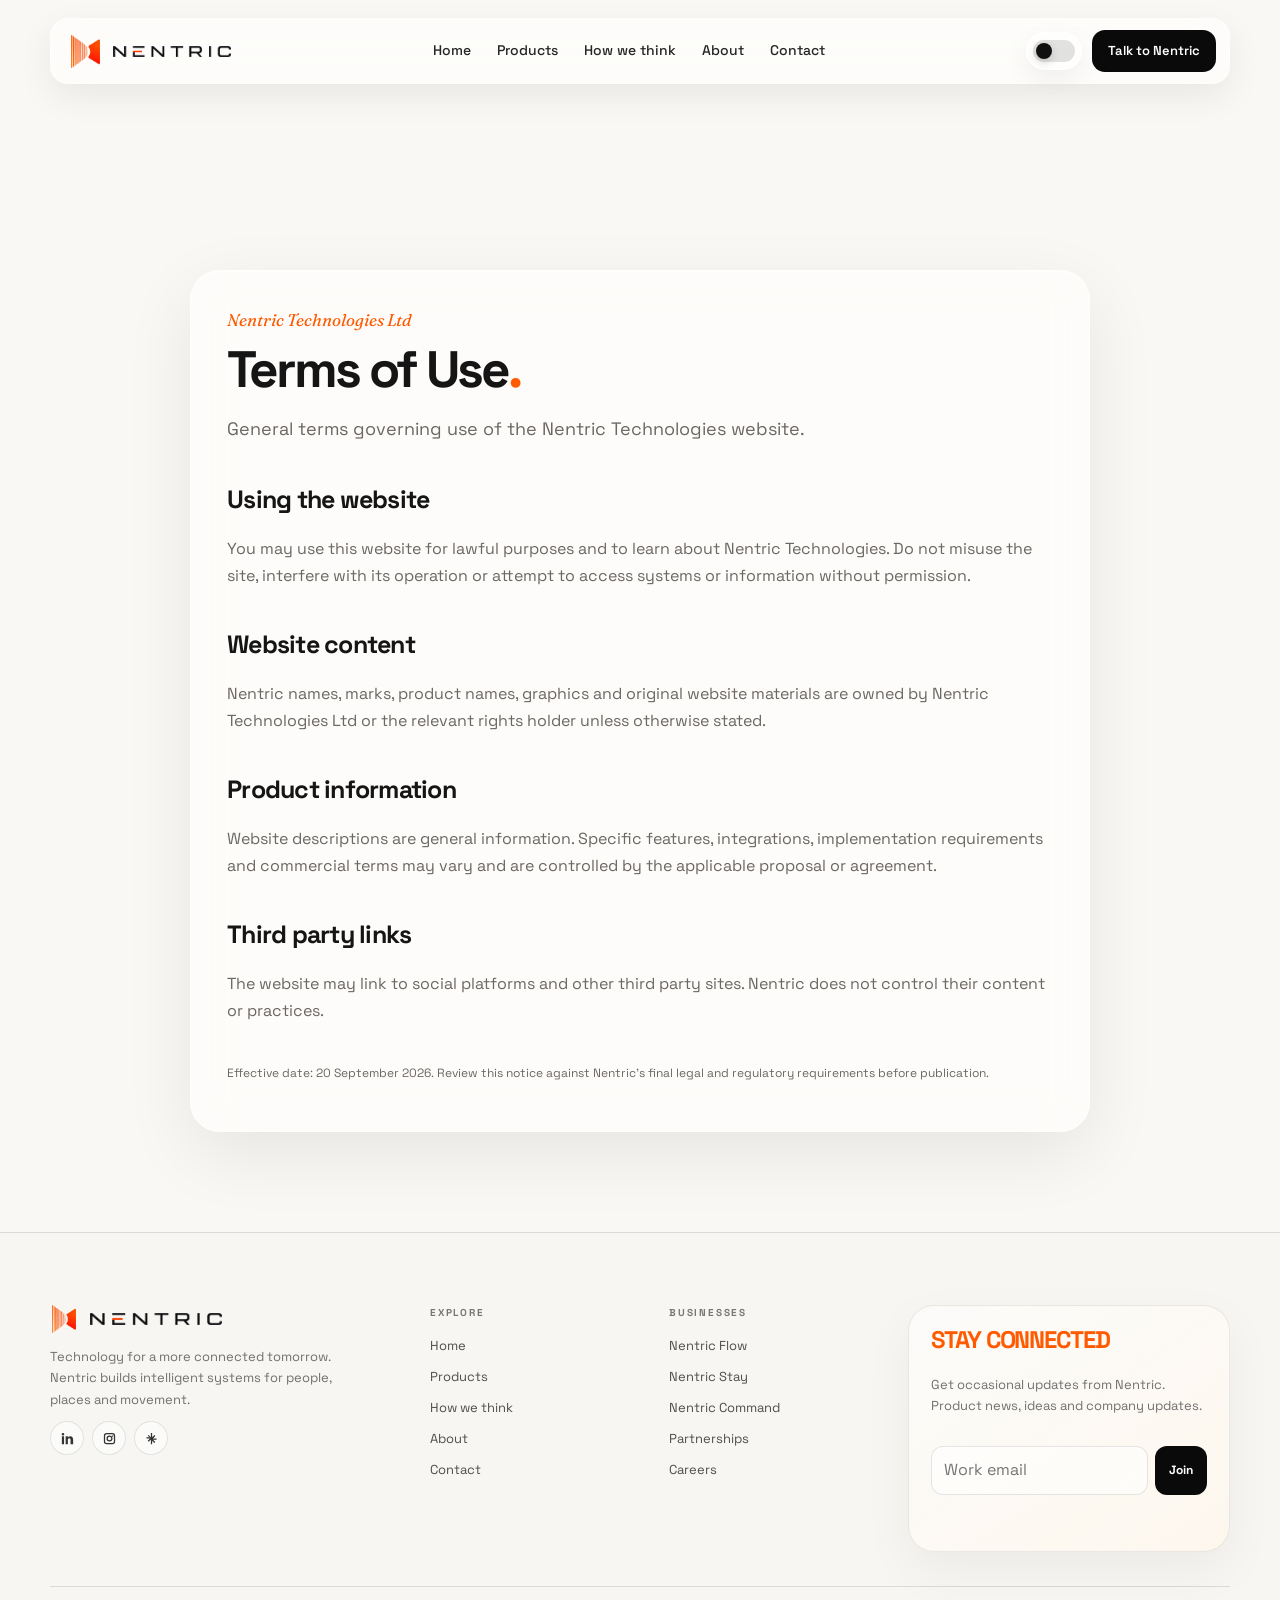
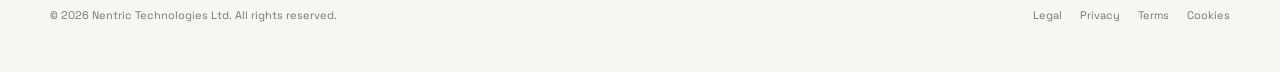
<file: terms.html>
<!DOCTYPE html>

<html lang="en"><head><meta charset="utf-8"/><meta content="width=device-width,initial-scale=1" name="viewport"/><meta content="#0A0A0A" name="theme-color"/><title>Terms of Use | Nentric Technologies Ltd</title>
<link id="themeFavicon" rel="icon" type="image/png" sizes="64x64" href="assets/favicon-orange.png"/>
<link rel="apple-touch-icon" sizes="180x180" href="assets/apple-touch-icon.png"/>
<link href="https://fonts.googleapis.com" rel="preconnect"/>
<link crossorigin="" href="https://fonts.gstatic.com" rel="preconnect"/>
<link href="https://fonts.googleapis.com/css2?family=Space+Grotesk:wght@300;400;500;600;700&amp;family=Fraunces:ital,wght@0,500;1,500;1,600&amp;display=swap" rel="stylesheet"/>
<meta content="Nentric Technologies builds practical systems for access, connected spaces and institutional operations." name="description"/><link href="assets/product-site.css" rel="stylesheet"/><script>(function(){try{var d=localStorage.getItem('nentric-theme')==='dark';if(d)document.documentElement.classList.add('nentric-dark-preload');var f=document.getElementById('themeFavicon');if(f)f.href='assets/favicon-orange.png';}catch(e){}})();</script><style>html.nentric-dark-preload body{background:#080909!important;color:#f7f5f0!important}html.nentric-dark-preload .site-nav{background:rgba(18,18,18,.62)!important;border-color:rgba(255,255,255,.13)!important}html.nentric-dark-preload .nav-links a{color:#eee!important}html.nentric-dark-preload .nav-cta{background:#fff!important;color:#111!important}html.nentric-dark-preload .brand-wordmark{content:url(assets/nentric_wordmark_dark.png)!important}</style></head><body>
<header class="site-nav">
<a aria-label="Nentric Technologies home" class="brand-lockup" href="index.html">
<img alt="Nentric logo mark" class="brand-mark" decoding="async" src="assets/nentric_mark.png"/>
<img alt="Nentric" class="brand-wordmark" data-brand-wordmark="" data-dark="assets/nentric_wordmark_dark.png" data-light="assets/nentric_wordmark.png" decoding="async" src="assets/nentric_wordmark.png"/>
</a>
<nav aria-label="Primary navigation" class="nav-links">
<a href="index.html">Home</a>
<a href="products.html">Products</a>
<a href="index.html#thinking">How we think</a>
<a href="about.html">About</a>
<a href="contact.html">Contact</a>
</nav>
<div class="nav-actions">
<button aria-label="Switch to dark theme" aria-pressed="false" class="theme-toggle" id="themeToggle" type="button">
<span class="theme-track"><span class="theme-knob"></span></span>
</button>
<a class="nav-cta" href="contact.html">Talk to Nentric</a>
<button aria-expanded="false" aria-label="Open navigation" class="mobile-menu-toggle" id="mobileMenuToggle" type="button"><span></span><span></span><span></span></button>
</div>
</header>
<aside aria-hidden="true" aria-label="Mobile navigation" class="mobile-menu" id="mobileMenu">
<div class="mobile-menu-top"><span>NENTRIC TECHNOLOGIES</span><button aria-label="Close navigation" class="mobile-menu-close" id="mobileMenuClose" type="button">×</button></div>
<a href="index.html">Home</a><a href="products.html">Products</a><a href="index.html#thinking">How we think</a><a href="about.html">About</a><a href="contact.html">Contact</a>
<div class="mobile-menu-product-links"><a href="flow.html">Nentric Flow</a><a href="stay.html">Nentric Stay</a><a href="command.html">Nentric Command</a></div>
</aside>
<main class="product-page"><section class="section" style="padding-top:150px"><div class="shell"><article class="story-copy glass" data-reveal="" style="max-width:900px;margin:0 auto"><span class="eyebrow">Nentric Technologies Ltd</span><h1>Terms of Use<span style="color:var(--sunfire)">.</span></h3><p style="font-size:18px">General terms governing use of the Nentric Technologies website.</p><h2 style="font-size:25px;letter-spacing:-.03em;margin:36px 0 9px">Using the website</h2><div style="color:var(--muted);line-height:1.75;font-size:15px"><p>You may use this website for lawful purposes and to learn about Nentric Technologies. Do not misuse the site, interfere with its operation or attempt to access systems or information without permission.</p></div><h2 style="font-size:25px;letter-spacing:-.03em;margin:36px 0 9px">Website content</h2><div style="color:var(--muted);line-height:1.75;font-size:15px"><p>Nentric names, marks, product names, graphics and original website materials are owned by Nentric Technologies Ltd or the relevant rights holder unless otherwise stated.</p></div><h2 style="font-size:25px;letter-spacing:-.03em;margin:36px 0 9px">Product information</h2><div style="color:var(--muted);line-height:1.75;font-size:15px"><p>Website descriptions are general information. Specific features, integrations, implementation requirements and commercial terms may vary and are controlled by the applicable proposal or agreement.</p></div><h2 style="font-size:25px;letter-spacing:-.03em;margin:36px 0 9px">Third party links</h2><div style="color:var(--muted);line-height:1.75;font-size:15px"><p>The website may link to social platforms and other third party sites. Nentric does not control their content or practices.</p></div><p style="font-size:12px;color:var(--muted);margin-top:38px">Effective date: 20 September 2026. Review this notice against Nentric’s final legal and regulatory requirements before publication.</p></article></div></section></main>
<footer>
<div class="shell">
<div class="footer-grid">
<div class="footer-about">
<div class="footer-brand-row"><img alt="Nentric logo mark" class="brand-mark" decoding="async" src="assets/nentric_mark.png"/><img alt="Nentric" class="brand-wordmark" decoding="async" src="assets/nentric_wordmark.png"/></div>
<p>Technology for a more connected tomorrow. Nentric builds intelligent systems for people, places and movement.</p>
<div aria-label="Social media" class="footer-socials">
<a aria-label="LinkedIn" href="https://www.linkedin.com/company/nentric-tech" rel="noopener noreferrer" target="_blank"><svg viewbox="0 0 24 24"><path d="M6.5 8.5H3V21h3.5V8.5ZM4.75 3A2.05 2.05 0 1 0 4.75 7.1 2.05 2.05 0 0 0 4.75 3ZM21 13.85c0-3.8-2.03-5.57-4.74-5.57-2.18 0-3.15 1.2-3.69 2.04v-1.82H9.08V21h3.49v-6.19c0-1.63.31-3.2 2.32-3.2 1.97 0 1.99 1.85 1.99 3.3V21H21v-7.15Z"></path></svg></a>
<a aria-label="Instagram" href="https://www.instagram.com/techbynentric" rel="noopener noreferrer" target="_blank"><svg viewbox="0 0 24 24"><path d="M7.4 3h9.2A4.4 4.4 0 0 1 21 7.4v9.2a4.4 4.4 0 0 1-4.4 4.4H7.4A4.4 4.4 0 0 1 3 16.6V7.4A4.4 4.4 0 0 1 7.4 3Zm0 2A2.4 2.4 0 0 0 5 7.4v9.2A2.4 2.4 0 0 0 7.4 19h9.2a2.4 2.4 0 0 0 2.4-2.4V7.4A2.4 2.4 0 0 0 16.6 5H7.4Zm4.6 2.2A4.8 4.8 0 1 1 7.2 12 4.8 4.8 0 0 1 12 7.2Zm0 2A2.8 2.8 0 1 0 14.8 12 2.8 2.8 0 0 0 12 9.2Zm5-2.25a1.1 1.1 0 1 1-1.1 1.1 1.1 0 0 1-1.1-1.1 1.1 1.1 0 0 1 1.1-1.1Z"></path></svg></a>
<a aria-label="Linktree" href="https://linktr.ee/nentric" rel="noopener noreferrer" target="_blank"><svg viewbox="0 0 24 24"><path d="M11 3h2v7.17l3.6-3.6 1.41 1.42L14.41 12H20v2h-5.59l3.6 3.6-1.41 1.41-3.6-3.6V21h-2v-7.59l-3.6 3.6-1.41-1.41 3.6-3.6H4v-2h5.59L6 7.99 7.41 6.57 11 10.17V3Z"></path></svg></a>
</div>
</div>
<div class="footer-column"><div class="footer-kicker">Explore</div><a href="index.html">Home</a><a href="products.html">Products</a><a href="index.html#thinking">How we think</a><a href="about.html">About</a><a href="contact.html">Contact</a></div>
<div class="footer-column"><div class="footer-kicker">Businesses</div><a href="flow.html">Nentric Flow</a><a href="stay.html">Nentric Stay</a><a href="command.html">Nentric Command</a><a href="contact.html">Partnerships</a><a href="contact.html">Careers</a></div>
<div class="footer-column"><div class="footer-kicker newsletter-title" style="font-size:24px!important;line-height:1.02!important;letter-spacing:-.045em!important;color:var(--sunfire)!important;margin-bottom:12px!important">Stay connected</div><p class="newsletter-copy">Get occasional updates from Nentric. Product news, ideas and company updates.</p><form class="newsletter-form" data-newsletter=""><input aria-label="Work email" name="newsletterEmail" placeholder="Work email" required="" type="email"/><button type="submit">Join</button></form><div aria-live="polite" class="newsletter-success"></div></div>
</div>
<div class="footer-bottom"><small>© 2026 Nentric Technologies Ltd. All rights reserved.</small><div class="footer-legal"><a href="legal.html">Legal</a><a href="privacy.html">Privacy</a><a href="terms.html">Terms</a><a href="cookies.html">Cookies</a></div></div>
</div>
</footer>
<script defer="" src="assets/product-site.js"></script></body></html>
</file>
<file: assets/product-site.css>
@import url('https://fonts.googleapis.com/css2?family=Space+Grotesk:wght@300;400;500;600;700&family=Fraunces:ital,wght@0,500;1,500;1,600&display=swap');
:root{--sunfire:#FF5A00;--vermilion:#FF2D00;--amber:#FFB43D;--bone:#FFF4E6;--onyx:#0A0A0A;--ink:#151515;--paper:#FAF8F4;--muted:#6B6762;--muted-dark:#9C9690;--line:rgba(17,17,17,.12);--line-dark:rgba(255,255,255,.14);--font:"Space Grotesk","Helvetica Neue",Helvetica,Arial,sans-serif;--serif:"Fraunces","Georgia",serif;--maxw:1180px;--pad:clamp(20px,5vw,80px)}
*{box-sizing:border-box}html{scroll-behavior:smooth;-webkit-text-size-adjust:100%;overflow-x:clip;overscroll-behavior-x:none}body{margin:0;font-family:var(--font);color:var(--ink);background:var(--paper);line-height:1.55;font-size:16px;overflow-x:clip}body.dark-theme{--paper:#080909;--ink:#f7f5f0;--muted:#a3a09b;--line:rgba(255,255,255,.14);background:#080909;color:#f7f5f0}img{max-width:100%;display:block}a{color:inherit;text-decoration:none}button,input,select,textarea{font:inherit;color:inherit}.shell{width:min(var(--maxw),calc(100% - 40px));margin:0 auto}
.glass{background:rgba(255,255,255,.58);border:1px solid rgba(255,255,255,.72);box-shadow:0 22px 70px rgba(17,17,17,.08),inset 0 1px 0 rgba(255,255,255,.75);backdrop-filter:blur(22px) saturate(135%);-webkit-backdrop-filter:blur(22px) saturate(135%)}body.dark-theme .glass{background:rgba(255,255,255,.065);border-color:rgba(255,255,255,.14);box-shadow:0 26px 90px rgba(0,0,0,.34),inset 0 1px 0 rgba(255,255,255,.08)}
/* Shared Nentric navigation, matching the homepage */
.site-nav{position:fixed;top:18px;left:50%;transform:translateX(-50%);z-index:50;width:min(var(--maxw),calc(100% - 32px));display:flex;align-items:center;justify-content:space-between;padding:11px 13px 11px 18px;border:1px solid rgba(255,255,255,.42);background:rgba(255,255,255,.60);backdrop-filter:blur(18px) saturate(125%);-webkit-backdrop-filter:blur(18px) saturate(125%);border-radius:18px;box-shadow:0 12px 35px rgba(0,0,0,.07)}
.brand-lockup{display:flex;align-items:center;gap:11px;min-width:0}.brand-mark{width:33px;height:33px;object-fit:contain}.brand-wordmark{width:118px;height:auto;display:block;object-fit:contain}.nav-links{display:flex;gap:26px;align-items:center}.nav-links a{font-size:14px;font-weight:500;color:#252525;transition:opacity .2s ease}.nav-links a:hover{opacity:.62}.nav-actions{display:flex;align-items:center;gap:10px}.nav-cta{border:0;border-radius:13px;padding:11px 16px;font-weight:600;font-size:13px;background:var(--onyx);color:#fff;transition:transform .2s ease,background .2s ease}.nav-cta:hover{transform:translateY(-1px)}
.theme-toggle{display:flex;align-items:center;gap:6px;height:38px;padding:4px 6px;border-radius:999px;border:1px solid rgba(255,255,255,.55);background:rgba(255,255,255,.42);backdrop-filter:blur(18px) saturate(140%);-webkit-backdrop-filter:blur(18px) saturate(140%);box-shadow:0 10px 28px rgba(0,0,0,.06);color:var(--ink);cursor:pointer}.theme-track{width:42px;height:22px;border-radius:999px;background:rgba(17,17,17,.12);padding:3px;display:flex;align-items:center}.theme-knob{width:16px;height:16px;border-radius:50%;background:#111;display:block;transition:transform .3s ease,background .3s ease;box-shadow:0 3px 10px rgba(0,0,0,.18)}.theme-toggle[aria-pressed="true"] .theme-knob{transform:translateX(20px);background:var(--sunfire)}body.dark-theme .site-nav{background:rgba(18,18,18,.62);border-color:rgba(255,255,255,.13)}body.dark-theme .nav-links a{color:#eee}body.dark-theme .nav-cta{background:#fff;color:#111}body.dark-theme .theme-toggle{background:rgba(255,255,255,.08);border-color:rgba(255,255,255,.14);color:#fff}body.dark-theme .theme-track{background:rgba(255,255,255,.15)}body.dark-theme .theme-knob{background:#fff}
.mobile-menu-toggle{display:none}.mobile-menu{display:none}
/* Product pages */
.product-page{padding-top:120px}.hero-wrap{padding:35px 0 70px}.hero-frame{min-height:660px;border-radius:34px;overflow:hidden;position:relative;background:#0a0a0a}.hero-frame>img{position:absolute;inset:0;width:100%;height:100%;object-fit:cover}.hero-frame:after{content:"";position:absolute;inset:0;background:linear-gradient(90deg,rgba(0,0,0,.86) 0%,rgba(0,0,0,.58) 42%,rgba(0,0,0,.12) 76%,rgba(0,0,0,.35) 100%);pointer-events:none}.hero-panel{position:absolute;z-index:2;left:30px;bottom:30px;width:min(560px,calc(100% - 60px));padding:32px;border-radius:28px;color:#fff;background:rgba(12,12,12,.42);border:1px solid rgba(255,255,255,.22);box-shadow:0 30px 80px rgba(0,0,0,.3),inset 0 1px 0 rgba(255,255,255,.12);backdrop-filter:blur(20px) saturate(130%);-webkit-backdrop-filter:blur(20px) saturate(130%)}.hero-panel .eyebrow{font-family:var(--serif);font-style:italic;color:var(--amber);font-size:17px;margin:0 0 12px}.hero-panel h1{font-size:clamp(48px,6.5vw,88px);line-height:.92;letter-spacing:-.065em;margin:0 0 18px}.hero-panel p{color:rgba(255,255,255,.74);font-size:17px;line-height:1.58;max-width:52ch;margin:0}.hero-tags{display:flex;flex-wrap:wrap;gap:8px;margin-top:22px}.hero-tag{font-size:10px;text-transform:uppercase;letter-spacing:.15em;padding:9px 11px;border:1px solid rgba(255,255,255,.22);border-radius:999px;background:rgba(255,255,255,.08)}
.product-switcher{display:flex;justify-content:center;gap:8px;padding:0 0 70px}.product-switcher a{padding:11px 15px;border-radius:999px;font-size:12px;color:var(--muted);border:1px solid var(--line)}.product-switcher a.active{background:var(--onyx);color:#fff;border-color:var(--onyx)}body.dark-theme .product-switcher a.active{background:#fff;color:#111;border-color:#fff}
.section{padding:40px 0 100px}.eyebrow{font-family:var(--serif);font-style:italic;color:var(--sunfire);font-size:17px;margin-bottom:12px;display:block}.section-head{display:grid;grid-template-columns:1fr .72fr;gap:50px;align-items:end;margin-bottom:36px}.section-head h2{font-size:clamp(40px,5vw,70px);letter-spacing:-.055em;line-height:.96;margin:0}.section-head p{color:var(--muted);font-size:16px;line-height:1.65;margin:0}
.story{display:grid;grid-template-columns:.95fr 1.05fr;gap:18px;align-items:stretch}.story-copy{padding:36px;border-radius:30px}.story-copy h3{font-size:clamp(34px,4vw,54px);line-height:.98;letter-spacing:-.055em;margin:8px 0 18px}
.sr-only{position:absolute!important;width:1px!important;height:1px!important;padding:0!important;margin:-1px!important;overflow:hidden!important;clip:rect(0,0,0,0)!important;white-space:nowrap!important;border:0!important}
.story-copy h1{font-size:clamp(34px,4vw,54px);line-height:.98;letter-spacing:-.055em;margin:8px 0 18px}
.story-copy p{color:var(--muted);line-height:1.7;font-size:16px}.story-note{display:inline-flex;padding:9px 12px;border-radius:999px;border:1px solid var(--line);color:var(--muted);font-size:10px;letter-spacing:.14em;text-transform:uppercase}.story-media{min-height:510px;border-radius:30px;overflow:hidden;position:relative}.story-media img{width:100%;height:100%;object-fit:cover}.story-media .image-caption{position:absolute;left:18px;bottom:18px;padding:9px 12px;border-radius:999px;background:rgba(10,10,10,.42);border:1px solid rgba(255,255,255,.24);color:#fff;font-size:10px;letter-spacing:.14em;text-transform:uppercase;backdrop-filter:blur(14px)}
/* Accordion structure follows the uploaded Products reference: product story first, then a clear expandable system view. */
.accordion{border-top:1px solid var(--line)}.acc-item{border-bottom:1px solid var(--line)}.acc-button{width:100%;display:flex;justify-content:space-between;align-items:center;gap:20px;text-align:left;background:none;border:0;padding:24px 0;color:var(--ink);cursor:pointer}.acc-button strong{font-size:clamp(21px,2.4vw,30px);letter-spacing:-.035em}.acc-button span{display:block;color:var(--muted);font-size:13px;margin-top:5px}.acc-plus{width:38px;height:38px;border-radius:50%;border:1px solid var(--line);display:grid;place-items:center;position:relative;flex-shrink:0}.acc-plus:before,.acc-plus:after{content:"";position:absolute;width:14px;height:1px;background:currentColor}.acc-plus:after{transform:rotate(90deg);transition:transform .25s}.acc-item.open .acc-plus:after{transform:rotate(0)}.acc-body{max-height:0;overflow:hidden;transition:max-height .48s cubic-bezier(.16,1,.3,1)}.acc-inner{display:grid;grid-template-columns:1.05fr .95fr;gap:24px;padding:6px 0 30px}.acc-copy{padding-right:20px}.acc-copy h3{font-size:34px;line-height:1;letter-spacing:-.05em;margin:0 0 15px}.acc-copy p{color:var(--muted);line-height:1.7;margin:0 0 18px}.acc-list{display:grid;grid-template-columns:1fr 1fr;gap:10px}.acc-list div{padding:14px 15px;border-radius:18px;border:1px solid var(--line);background:rgba(255,255,255,.32)}body.dark-theme .acc-list div{background:rgba(255,255,255,.035)}.acc-list b{display:block;font-size:11px;text-transform:uppercase;letter-spacing:.12em;color:var(--sunfire);margin-bottom:7px}.acc-list span{font-size:13px;color:var(--muted)}.acc-image{min-height:320px;border-radius:24px;overflow:hidden}.acc-image img{width:100%;height:100%;object-fit:cover}
.cap-grid{display:grid;grid-template-columns:repeat(3,1fr);gap:14px}.cap{padding:26px;border-radius:26px;min-height:195px}.cap small{color:var(--sunfire);font-size:10px;letter-spacing:.14em;text-transform:uppercase}.cap h3{font-size:20px;margin:30px 0 9px;letter-spacing:-.03em}.cap p{color:var(--muted);font-size:14px;line-height:1.58;margin:0}
.real-world{border-radius:32px;overflow:hidden;position:relative;min-height:620px}.real-world img{width:100%;height:620px;object-fit:cover}.real-world:after{content:"";position:absolute;inset:0;background:linear-gradient(180deg,rgba(0,0,0,.04) 20%,rgba(0,0,0,.72) 100%)}.real-world-copy{position:absolute;z-index:2;left:34px;right:34px;bottom:30px;color:#fff;display:flex;justify-content:space-between;gap:30px;align-items:end}.real-world-copy h2{font-size:clamp(36px,5vw,68px);line-height:.95;letter-spacing:-.055em;margin:8px 0 0;max-width:680px}.real-world-copy p{max-width:370px;color:rgba(255,255,255,.73);margin:0;line-height:1.6;font-size:14px}
.quote{padding:44px;border-radius:30px}.quote h2{font-size:clamp(34px,4.5vw,62px);line-height:1;letter-spacing:-.06em;margin:0;max-width:850px}.quote p{color:var(--muted);max-width:620px;line-height:1.7;margin:20px 0 0}
.page-cta{margin-top:18px;padding:44px;border-radius:30px;background:linear-gradient(130deg,#FF5A00,#FF2D00);color:#fff;display:flex;align-items:end;justify-content:space-between;gap:30px;box-shadow:0 30px 80px rgba(255,90,0,.18)}.page-cta h2{font-size:clamp(38px,5vw,70px);line-height:.94;letter-spacing:-.055em;margin:0}.page-cta p{max-width:450px;color:rgba(255,255,255,.82);line-height:1.6}.page-cta a{display:inline-flex;align-items:center;gap:10px;padding:14px 17px;border-radius:13px;background:#0A0A0A;color:#fff;font-weight:600}
/* Exact footer language/layout from the homepage */
footer{padding:30px 0 48px;background:#f7f6f2;border-top:1px solid var(--line)}body.dark-theme footer{background:#080909;border-color:rgba(255,255,255,.1);color:#fff}.footer-grid{display:grid;grid-template-columns:1.35fr .8fr .8fr 1.2fr;gap:34px;padding:42px 0 34px}.footer-about{max-width:310px}.footer-brand-row{display:flex;align-items:center;gap:12px}.footer-brand-row .brand-mark{width:28px;height:28px}.footer-brand-row .brand-wordmark{width:132px}.footer-about p{font-size:13px;color:#707070;margin:13px 0 0;line-height:1.65}.footer-socials{display:flex;gap:8px;flex-wrap:wrap;margin-top:11px}.footer-socials a{width:34px;height:34px;border-radius:50%;display:grid;place-items:center;border:1px solid rgba(17,17,17,.10);background:rgba(255,255,255,.54);color:#333}.footer-socials a svg{width:15px;height:15px;display:block;fill:currentColor}.footer-column{display:grid;align-content:start;gap:11px}.footer-kicker{font-size:10px;letter-spacing:.18em;text-transform:uppercase;color:#777;font-weight:700;margin-bottom:4px}.footer-column a{font-size:13px;color:#4e4e4e;transition:color .2s ease}.footer-column a:hover{color:var(--sunfire)}.footer-column:last-child{padding:22px;border-radius:26px;background:linear-gradient(145deg,rgba(255,255,255,.58),rgba(255,247,236,.76));border:1px solid rgba(17,17,17,.08);box-shadow:0 18px 50px rgba(17,17,17,.05)}.newsletter-copy{font-size:13px;color:#707070;line-height:1.6;margin:0 0 12px}.newsletter-form{display:flex;gap:7px;margin-top:6px}.newsletter-form input{min-width:0;flex:1;border:1px solid rgba(17,17,17,.10);background:rgba(255,255,255,.58);border-radius:12px;padding:11px 12px;outline:none}.newsletter-form button{border:0;border-radius:12px;background:var(--onyx);color:#fff;padding:0 14px;font-size:12px;font-weight:700;cursor:pointer}.newsletter-success{font-size:11px;color:var(--sunfire);margin-top:9px;min-height:14px}.footer-bottom{border-top:1px solid var(--line);padding-top:20px;display:flex;justify-content:space-between;gap:20px;align-items:center}.footer-legal{display:flex;gap:18px;flex-wrap:wrap}.footer-legal a,.footer-bottom small{font-size:11px;color:#777}body.dark-theme .footer-about p,body.dark-theme .footer-kicker,body.dark-theme .newsletter-copy,body.dark-theme .footer-legal a,body.dark-theme .footer-bottom small{color:rgba(255,255,255,.48)}body.dark-theme .footer-column a{color:rgba(255,255,255,.68)}body.dark-theme .footer-socials a{background:rgba(255,255,255,.06);border-color:rgba(255,255,255,.13);color:#fff}body.dark-theme .newsletter-form input{background:rgba(255,255,255,.06);border-color:rgba(255,255,255,.13)}body.dark-theme .newsletter-form button{background:#fff;color:#111}body.dark-theme .footer-column:last-child{background:linear-gradient(145deg,rgba(255,255,255,.08),rgba(255,90,0,.06));border-color:rgba(255,255,255,.14)}
@media(max-width:950px){.nav-links{gap:18px}.footer-grid{grid-template-columns:1fr 1fr}.footer-about{max-width:none}.hero-panel{width:min(600px,calc(100% - 44px));left:22px;bottom:22px}.section-head{grid-template-columns:1fr}.story{grid-template-columns:1fr}.acc-inner{grid-template-columns:1fr}.cap-grid{grid-template-columns:1fr 1fr}.real-world,.real-world img{min-height:520px;height:520px}.page-cta{align-items:flex-start;flex-direction:column}}
@media(max-width:620px){.shell{width:calc(100% - 24px)}.site-nav{width:calc(100% - 14px);top:10px;padding-left:12px}.nav-links{display:none}.nav-cta{display:none}.nav-actions{margin-left:auto}.mobile-menu-toggle{display:grid!important}.product-page{padding-top:88px}.hero-wrap{padding:18px 0 40px}.hero-frame{min-height:650px;border-radius:28px}.hero-panel{left:14px;right:14px;bottom:14px;width:auto;padding:23px;border-radius:23px}.hero-panel h1{font-size:50px}.hero-panel p{font-size:15px}.product-switcher{padding-bottom:45px;overflow:auto;justify-content:flex-start}.section{padding:25px 0 75px}.section-head{gap:24px;margin-bottom:26px}.section-head h2{font-size:42px}.story-copy{padding:27px}.story-media{min-height:390px}.acc-list{grid-template-columns:1fr}.cap-grid{grid-template-columns:1fr}.real-world,.real-world img{min-height:460px;height:460px}.real-world-copy{left:22px;right:22px;bottom:22px;display:block}.real-world-copy h2{font-size:46px}.real-world-copy p{margin-top:14px}.quote{padding:28px}.page-cta{padding:28px}.footer-grid{grid-template-columns:1fr}.footer-bottom{align-items:flex-start;flex-direction:column}}
@media(prefers-reduced-motion:reduce){*{scroll-behavior:auto!important;transition:none!important;animation:none!important}}

.newsletter-form button:disabled,#contactForm button:disabled{opacity:.6;cursor:wait}
/* Shared mobile navigation styling for every Nentric page */
.mobile-menu-toggle{display:none;border:1px solid rgba(17,17,17,.12);background:rgba(255,255,255,.48);backdrop-filter:blur(14px);-webkit-backdrop-filter:blur(14px);width:42px;height:38px;border-radius:12px;padding:0;place-items:center;gap:4px;cursor:pointer}
.mobile-menu-toggle span{width:18px;height:1.5px;background:#111;display:block;transition:transform .25s ease,opacity .25s ease}
.mobile-menu-toggle.open span:nth-child(1){transform:translateY(5.5px) rotate(45deg)}
.mobile-menu-toggle.open span:nth-child(2){opacity:0}
.mobile-menu-toggle.open span:nth-child(3){transform:translateY(-5.5px) rotate(-45deg)}
.mobile-menu{display:none}
@media(max-width:620px){
  .site-nav .nav-links{display:none!important}
  .site-nav .mobile-menu-toggle{display:grid!important;margin-left:3px}
}
@media(max-width:620px){
  .site-nav{gap:7px!important}
  .mobile-menu-toggle{width:39px;height:36px}
  .mobile-menu{position:fixed;inset:0;z-index:100;display:flex;flex-direction:column;padding:26px 22px 28px;background:rgba(10,10,10,.97);transform:translateX(100%);transition:transform .38s cubic-bezier(.16,1,.3,1);color:#fff;backdrop-filter:blur(20px)}
  .mobile-menu.open{transform:none}
  .mobile-menu-top{display:flex;align-items:center;justify-content:space-between;color:rgba(255,255,255,.5);font-size:10px;letter-spacing:.16em;margin-bottom:70px}
  .mobile-menu-close{width:38px;height:38px;border:1px solid rgba(255,255,255,.2);border-radius:50%;background:rgba(255,255,255,.08);color:#fff;font-size:24px;line-height:1;cursor:pointer}
  .mobile-menu>a{font-size:36px;letter-spacing:-.055em;line-height:1.05;padding:15px 0;border-bottom:1px solid rgba(255,255,255,.12)}
  .mobile-menu-product-links{display:grid;grid-template-columns:1fr;gap:6px;margin-top:30px}
  .mobile-menu-product-links a{font-size:14px;color:var(--sunfire);padding:4px 0}
  body.mobile-menu-open{overflow:hidden}
}
body.dark-theme .mobile-menu-toggle{background:rgba(255,255,255,.08);border-color:rgba(255,255,255,.14)}
body.dark-theme .mobile-menu-toggle span{background:#fff}


/* V10 shared mobile reliability */
.site-nav{z-index:150}
.mobile-menu{z-index:200}
.mobile-menu-toggle{-webkit-appearance:none;appearance:none;-webkit-tap-highlight-color:transparent;touch-action:manipulation;position:relative;z-index:151;pointer-events:auto}
@media(max-width:620px){
  .mobile-menu{-webkit-backdrop-filter:blur(12px);backdrop-filter:blur(12px)}
}


/* V10 interaction colour consistency */
.pick,
.pick:hover,
.pick:focus,
.pick:active,
#contactInterest:focus{
  -webkit-appearance:none;
  appearance:none;
  outline:none;
  -webkit-tap-highlight-color:transparent;
}
.pick:focus-visible,#contactInterest:focus-visible,.mobile-menu-toggle:focus-visible,.mobile-menu-close:focus-visible,.theme-toggle:focus-visible,.site-nav a:focus-visible,.footer-socials a:focus-visible,.footer-column a:focus-visible,.newsletter-form input:focus-visible,.newsletter-form button:focus-visible,.contact-form input:focus-visible,.contact-form select:focus-visible,.contact-form textarea:focus-visible,.contact-form button:focus-visible{outline:2px solid var(--sunfire);outline-offset:3px}
.pick.selected{
  background:var(--sunfire)!important;
  color:#fff!important;
  border-color:var(--sunfire)!important;
  box-shadow:0 12px 28px rgba(255,90,0,.14)!important;
}
.pick.selected span{color:rgba(255,255,255,.80)!important}
#contactInterest:focus{border-color:rgba(255,90,0,.70)!important;box-shadow:0 0 0 3px rgba(255,90,0,.10)}


/* V11 contact form mobile containment */
.contact-form{display:grid;grid-template-columns:1fr 1fr;gap:12px;width:100%;max-width:100%;min-width:0}
.contact-form input,.contact-form select,.contact-form textarea{width:100%;max-width:100%;min-width:0}
.contact-form textarea,.contact-form #interestOther{grid-column:1 / -1}
.contact-form button,.contact-form #contactStatus{grid-column:1 / -1}
.contact-picks{grid-template-columns:1fr 1fr!important;min-width:0}
.contact-picks .pick{min-width:0;width:100%;overflow-wrap:anywhere}
/* Contact form: keep bright and dark themes visually coherent. */
body.dark-theme .contact-form input,
body.dark-theme .contact-form select,
body.dark-theme .contact-form textarea{
  background:rgba(255,255,255,.055)!important;
  color:#f7f5f0!important;
  border-color:rgba(255,255,255,.14)!important;
}
body.dark-theme .contact-form input::placeholder,
body.dark-theme .contact-form textarea::placeholder{color:rgba(255,255,255,.48)!important}
body.dark-theme .contact-form select option{background:#151515;color:#f7f5f0}
@media(max-width:620px){
  .quote{width:100%;min-width:0;overflow:hidden}
  .contact-form{grid-template-columns:1fr!important}
  .contact-form input,.contact-form select,.contact-form textarea{grid-column:1 / -1!important}
  .contact-form button{grid-column:1 / -1!important;justify-self:stretch;width:100%}
  .contact-picks{grid-template-columns:1fr!important}
  .contact-picks .pick{grid-column:auto!important}
}


/* Final mobile contact containment: one column on phones. */
@media(max-width:620px){
  .contact-form{grid-template-columns:1fr!important;}
  .contact-form input,.contact-form select,.contact-form textarea,.contact-form #interestOther{grid-column:1 / -1!important;width:100%!important;max-width:100%!important;min-width:0!important;box-sizing:border-box;}
  .contact-form button{grid-column:1 / -1!important;justify-self:stretch!important;width:100%!important;box-sizing:border-box;}
  .contact-picks{grid-template-columns:1fr!important;}
  .contact-picks .pick{grid-column:auto!important;width:100%!important;min-width:0!important;box-sizing:border-box;}
}


/* FINAL THEME TEXT CONSISTENCY PASS
   Dark mode keeps all page copy readable while preserving intentional white-on-image and white-on-CTA treatments. */
body.dark-theme .section-head h2,
body.dark-theme .story-copy h3,
body.dark-theme .story-copy h1,
body.dark-theme .cap h3,
body.dark-theme .acc-button,
body.dark-theme .acc-button strong,
body.dark-theme .acc-copy h3,
body.dark-theme .quote h2,
body.dark-theme .product-card h3,
body.dark-theme .product-card h2,
body.dark-theme .product-card strong,
body.dark-theme .product-open,
body.dark-theme .page-title,
body.dark-theme .contact-form h2,
body.dark-theme .contact-form h3{color:#f7f5f0!important}

body.dark-theme .section-head p,
body.dark-theme .story-copy p,
body.dark-theme .cap p,
body.dark-theme .acc-copy p,
body.dark-theme .acc-button span,
body.dark-theme .acc-list span,
body.dark-theme .quote p,
body.dark-theme .product-card p,
body.dark-theme .contact-copy p{color:rgba(255,255,255,.68)!important}

body.dark-theme .story-note,
body.dark-theme .acc-list div,
body.dark-theme .cap,
body.dark-theme .quote,
body.dark-theme .product-card,
body.dark-theme .product-open{border-color:rgba(255,255,255,.14)}

body.dark-theme .hero-panel h1,
body.dark-theme .hero-panel p,
body.dark-theme .hero-panel .hero-tag{color:#fff}

body.dark-theme .story-copy,
body.dark-theme .quote,
body.dark-theme .cap,
body.dark-theme .product-card{color:#f7f5f0}

body.dark-theme .footer-about p,
body.dark-theme .footer-kicker,
body.dark-theme .newsletter-copy,
body.dark-theme .footer-column a,
body.dark-theme .footer-legal a,
body.dark-theme .footer-bottom small{color:rgba(255,255,255,.68)!important}

body.dark-theme .mobile-menu a{color:#fff}

/* Responsive shared header: collapse before the product-page header can crowd. */
@media (max-width:1050px){
  .site-nav .nav-links{display:none!important}
  .site-nav .nav-cta{display:none!important}
  .site-nav .mobile-menu-toggle{display:grid!important;margin-left:3px}
  .mobile-menu{position:fixed;inset:0;z-index:200;display:flex;flex-direction:column;padding:26px 22px 28px;background:rgba(10,10,10,.97);transform:translateX(100%);transition:transform .38s cubic-bezier(.16,1,.3,1);color:#fff;backdrop-filter:blur(20px);-webkit-backdrop-filter:blur(20px)}
  .mobile-menu.open{transform:none}
  .mobile-menu-top{display:flex;align-items:center;justify-content:space-between;color:rgba(255,255,255,.5);font-size:10px;letter-spacing:.16em;margin-bottom:70px}
  .mobile-menu-close{width:38px;height:38px;border:1px solid rgba(255,255,255,.2);border-radius:50%;background:rgba(255,255,255,.08);color:#fff;font-size:24px;line-height:1;cursor:pointer}
  .mobile-menu>a{font-size:36px;letter-spacing:-.055em;line-height:1.05;padding:15px 0;border-bottom:1px solid rgba(255,255,255,.12)}
  .mobile-menu-product-links{display:grid;grid-template-columns:1fr;gap:6px;margin-top:30px}
  .mobile-menu-product-links a{font-size:14px;color:var(--sunfire);padding:4px 0}
  body.mobile-menu-open{overflow:hidden}
}
@media (max-width:620px){
  .site-nav{gap:7px!important}
  .mobile-menu-toggle{width:39px;height:36px}
}
</file>
